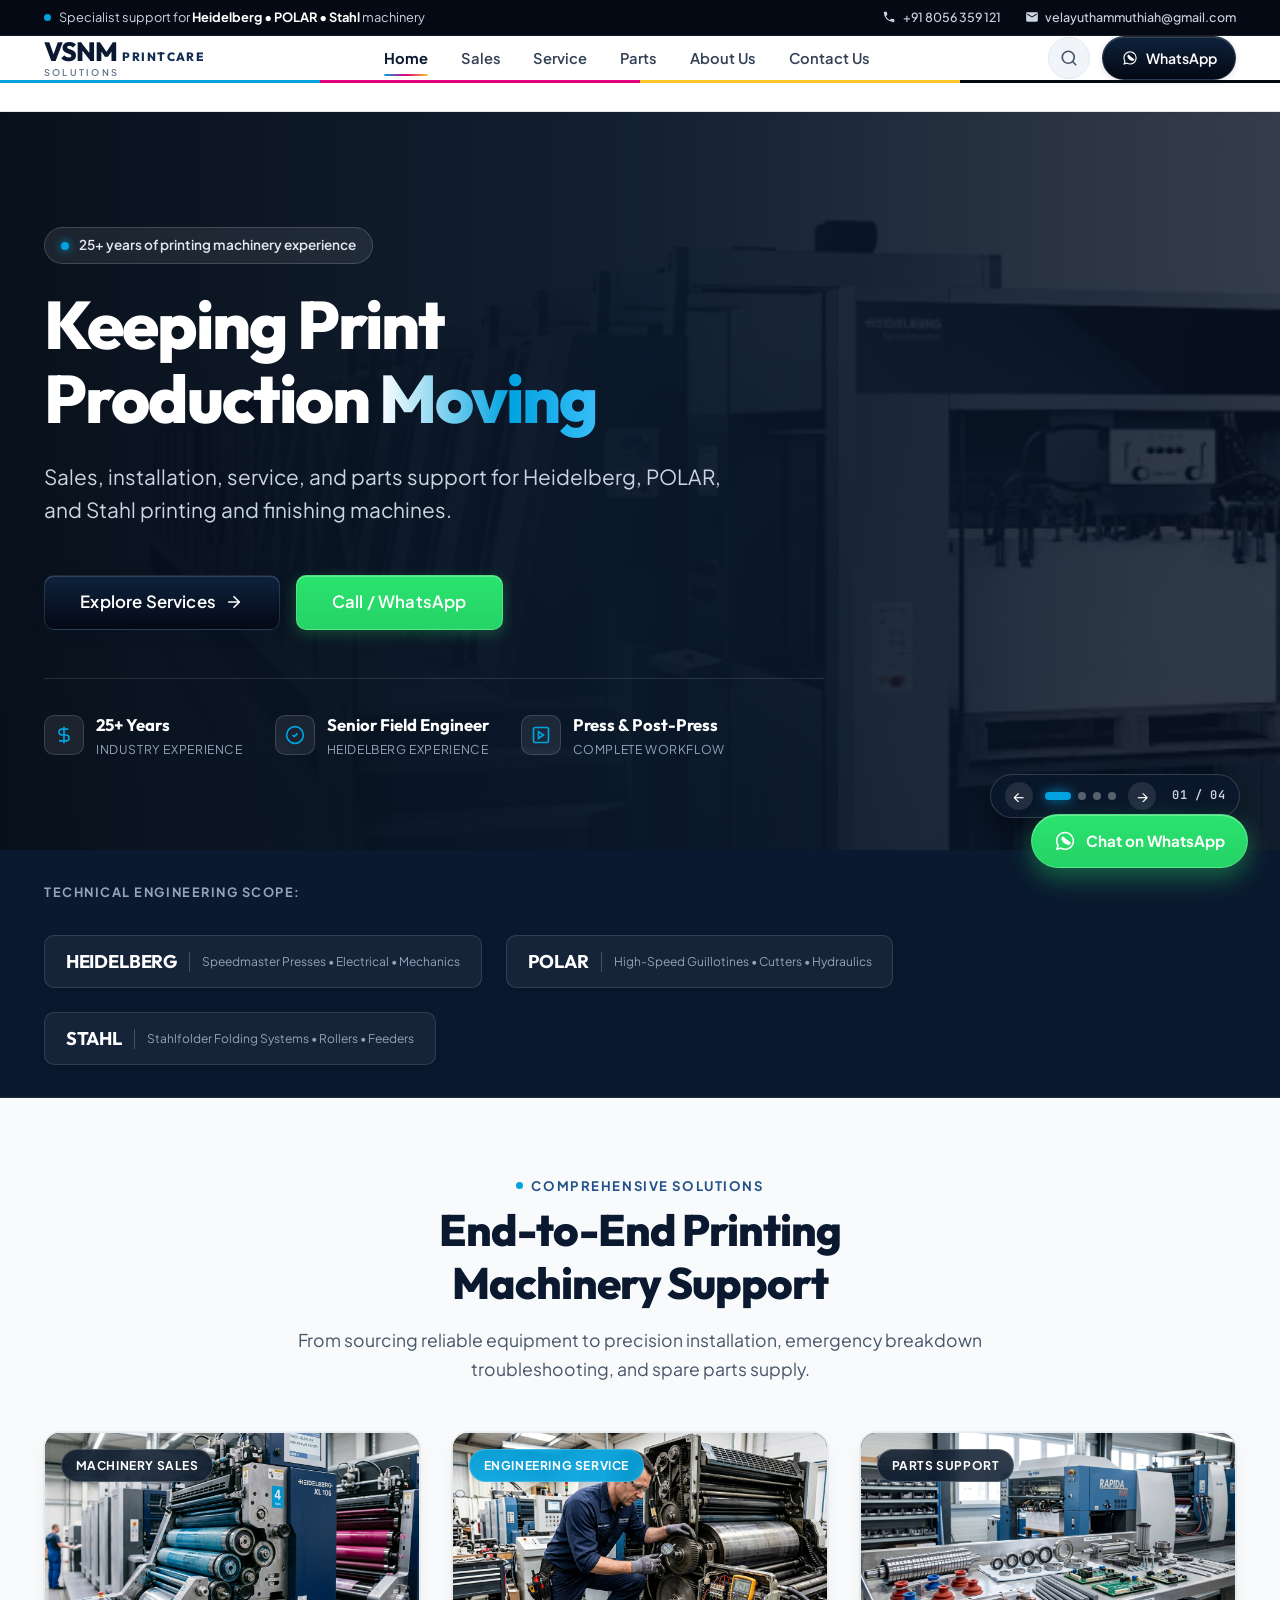
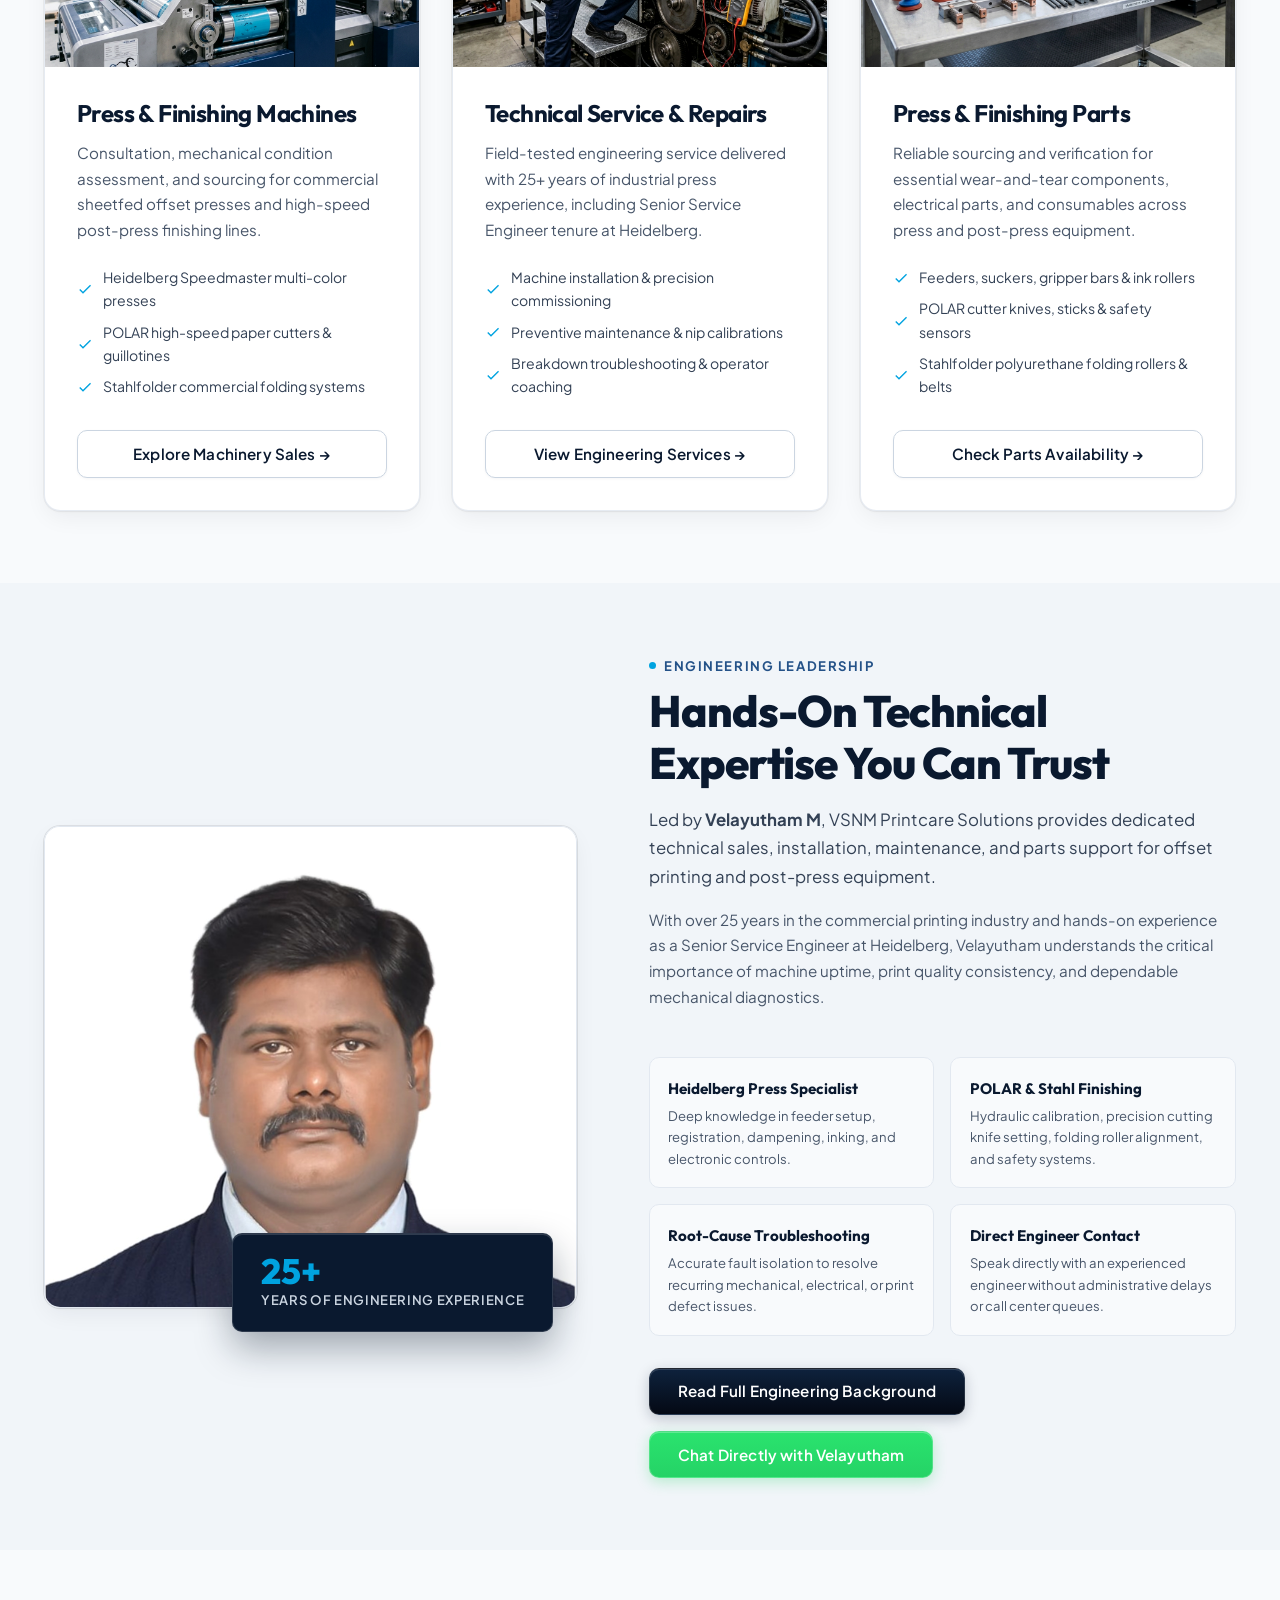
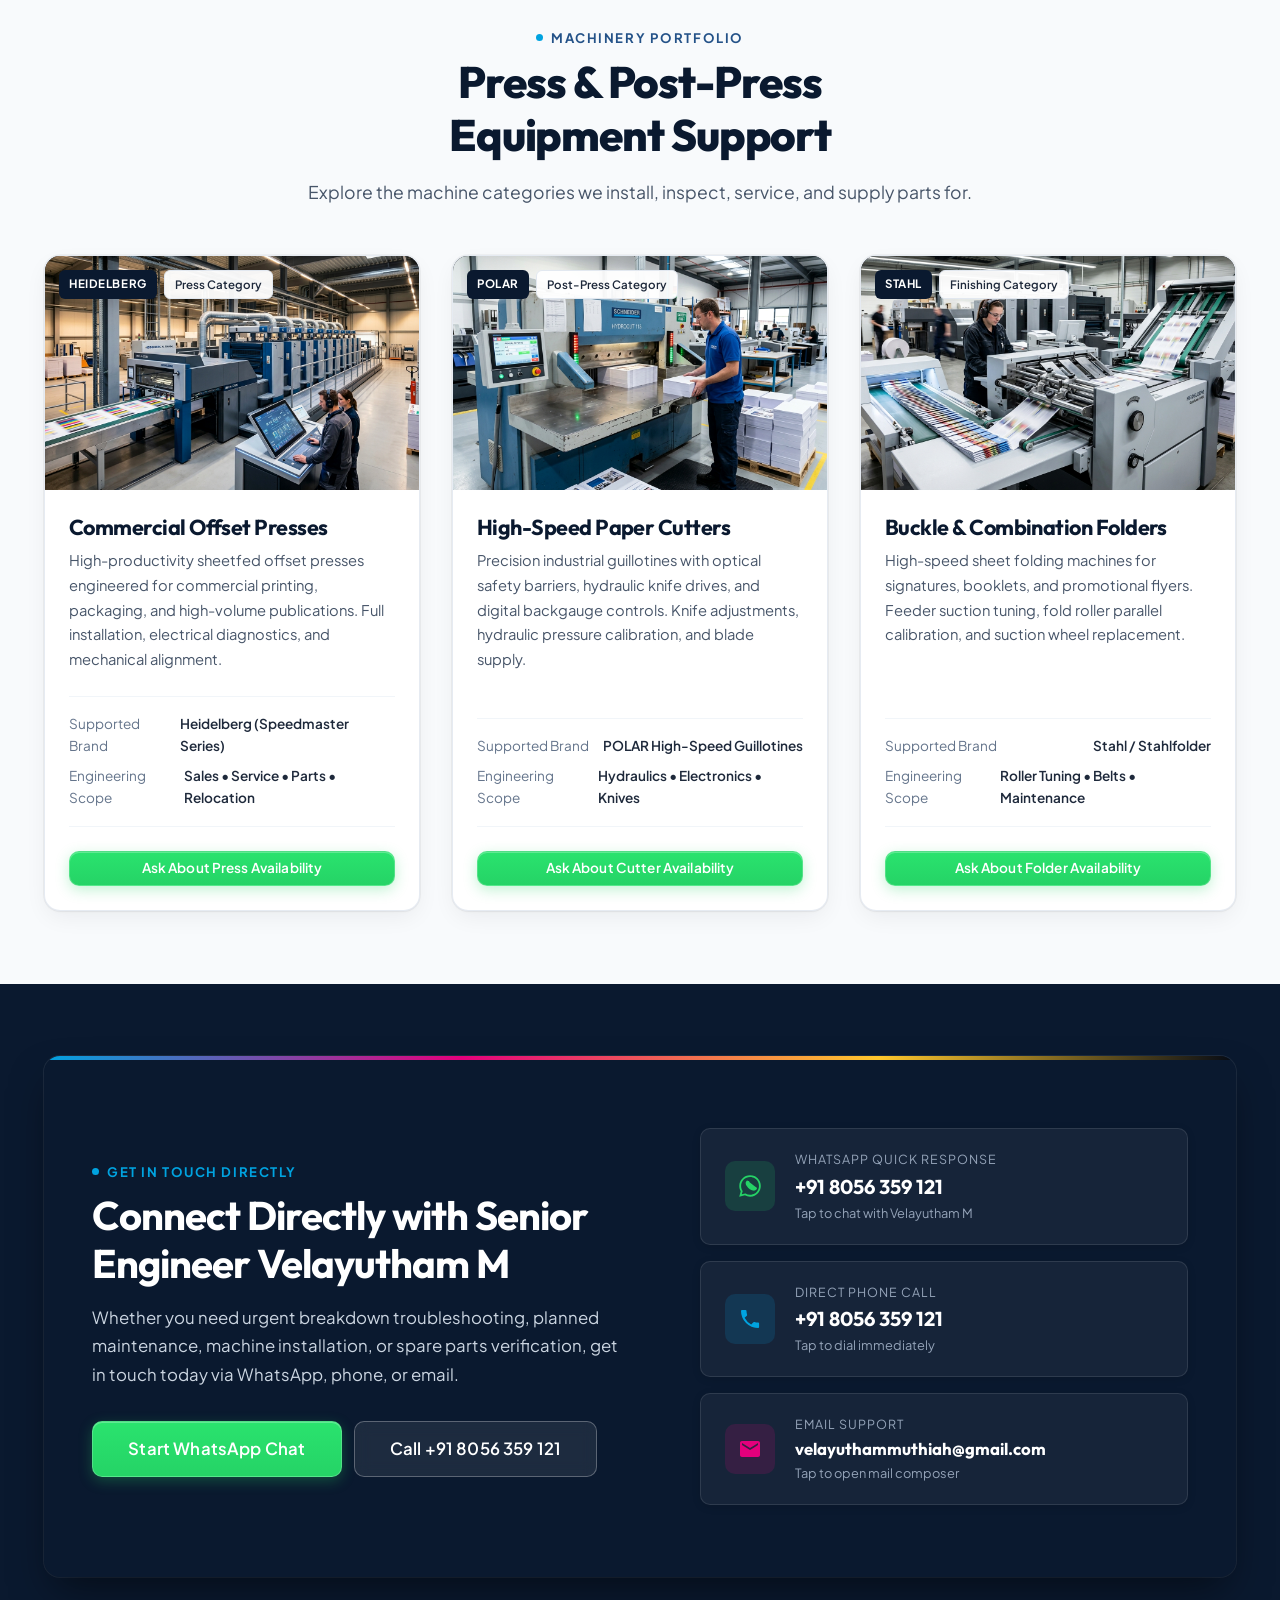
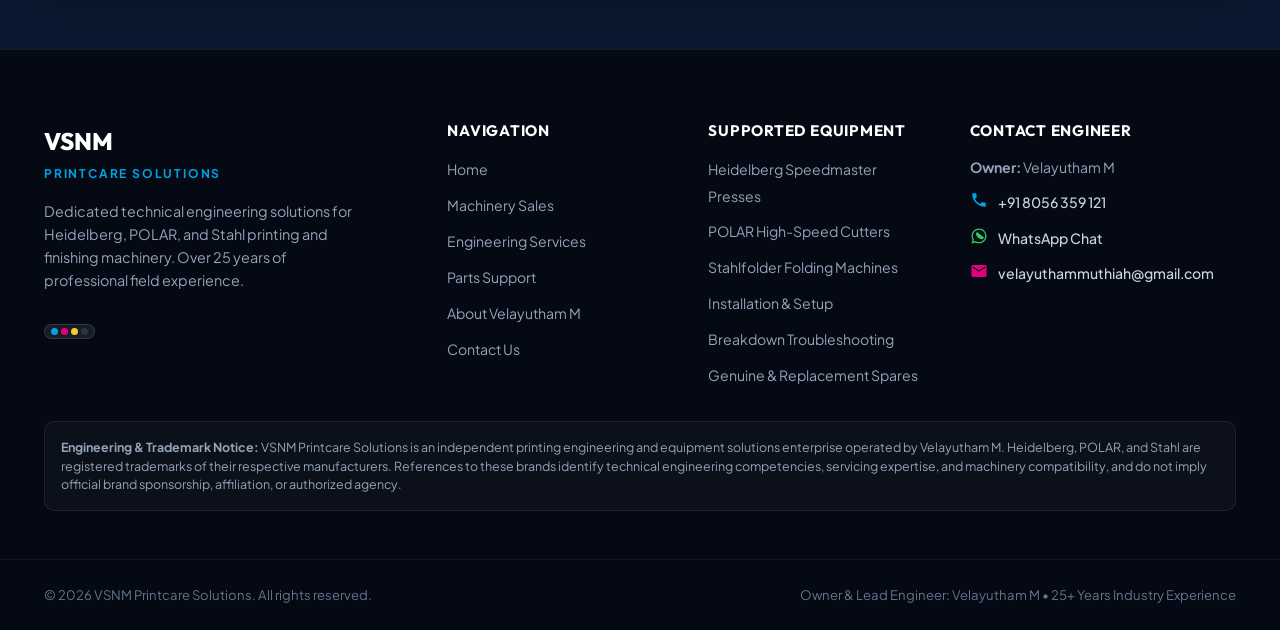
<file: index.html>
<!DOCTYPE html>
<html lang="en">
<head>
  <meta charset="UTF-8">
  <meta name="viewport" content="width=device-width, initial-scale=1.0">
  <title>VSNM Printcare Solutions | Printing Machine Sales, Service & Parts</title>
  <meta name="description" content="Expert sales, installation, service, and parts support for Heidelberg, POLAR, and Stahl printing and finishing machines. Over 25 years of industry engineering experience.">
  <meta name="keywords" content="VSNM Printcare Solutions, Velayutham M, Heidelberg service engineer, POLAR cutter service, Stahlfolder repair, offset printing machine sales, printing press parts">
  
  <!-- Favicon SVG with CMYK registration dots -->
  <link rel="icon" type="image/svg+xml" href="data:image/svg+xml,%3Csvg xmlns='http://www.w3.org/2000/svg' viewBox='0 0 32 32'%3E%3Crect width='32' height='32' rx='6' fill='%230B192C'/%3E%3Ctext x='4' y='18' font-family='Arial, sans-serif' font-weight='900' font-size='11' fill='%23FFFFFF'%3EVSNM%3C/text%3E%3Ccircle cx='7' cy='25' r='2' fill='%2300A3E0'/%3E%3Ccircle cx='13' cy='25' r='2' fill='%23E4007C'/%3E%3Ccircle cx='19' cy='25' r='2' fill='%23FFC72C'/%3E%3Ccircle cx='25' cy='25' r='2' fill='%23ffffff'/%3E%3C/svg%3E">

  <!-- Core Stylesheet -->
  <link rel="stylesheet" href="assets/css/style.css">
</head>
<body>

  <!-- ==========================================================================
       BRAND REVEAL INTRO (Short, accessible, skippable)
       ========================================================================== -->
  <aside id="brandIntro" class="brand-intro" aria-label="Brand Presentation">
    <div class="intro-content">
      <div class="intro-logo-mark">
        VSN<span class="n-cut">M</span>
      </div>
      <div class="intro-sub">PRINTCARE SOLUTIONS</div>
      <div class="intro-tagline">Sales &bull; Service &bull; Installation &bull; Parts</div>
      <div class="cmyk-bar intro-cmyk">
        <span class="c-cyan"></span>
        <span class="c-magenta"></span>
        <span class="c-yellow"></span>
        <span class="c-black"></span>
      </div>
    </div>
    <button id="introSkipBtn" class="intro-skip-btn" type="button" aria-label="Skip Introduction">
      Skip &rarr;
    </button>
  </aside>

  <!-- ==========================================================================
       TOP UTILITY STRIP
       ========================================================================== -->
  <div class="header-topbar">
    <div class="container">
      <div class="topbar-badge">
        <span class="cmyk-dot cyan"></span>
        <span>Specialist support for <strong>Heidelberg &bull; POLAR &bull; Stahl</strong> machinery</span>
      </div>
      <div class="topbar-contact-group">
        <a href="tel:+918056359121" class="topbar-link" aria-label="Call +91 8056 359 121">
          <svg viewBox="0 0 24 24"><path d="M6.62 10.79a15.05 15.05 0 006.59 6.59l2.2-2.2a1 1 0 011.02-.24 11.72 11.72 0 003.68.59 1 1 0 011 1V20a1 1 0 01-1 1A17 17 0 013 4a1 1 0 011-1h3.5a1 1 0 011 1 11.72 11.72 0 00.59 3.68 1 1 0 01-.24 1.02l-2.23 2.09z"/></svg>
          <span>+91 8056 359 121</span>
        </a>
        <a href="mailto:velayuthammuthiah@gmail.com" class="topbar-link" aria-label="Email velayuthammuthiah@gmail.com">
          <svg viewBox="0 0 24 24"><path d="M20 4H4c-1.1 0-1.99.9-1.99 2L2 18c0 1.1.9 2 2 2h16c1.1 0 2-.9 2-2V6c0-1.1-.9-2-2-2zm0 4l-8 5-8-5V6l8 5 8-5v2z"/></svg>
          <span>velayuthammuthiah@gmail.com</span>
        </a>
      </div>
    </div>
  </div>

  <!-- ==========================================================================
       MAIN NAVIGATION HEADER
       ========================================================================== -->
  <header class="site-header" role="banner">
    <div class="container">
      <div class="nav-container">
        
        <!-- Brand Wordmark matching card -->
        <a href="index.html" class="brand-link" aria-label="VSNM Printcare Solutions Home">
          <div class="brand-logo-wrap">
            <div class="brand-title-row">
              <span class="brand-vsnm">VSNM</span>
              <span class="brand-printcare">PRINTCARE</span>
            </div>
            <div class="brand-solutions">SOLUTIONS</div>
          </div>
        </a>

        <!-- Desktop Navigation Menu -->
        <nav class="main-nav" role="navigation" aria-label="Primary Navigation">
          <ul class="nav-list">
            <li><a href="index.html" class="nav-link active" aria-current="page">Home</a></li>
            <li><a href="sales.html" class="nav-link">Sales</a></li>
            <li><a href="service.html" class="nav-link">Service</a></li>
            <li><a href="parts.html" class="nav-link">Parts</a></li>
            <li><a href="about.html" class="nav-link">About Us</a></li>
            <li><a href="contact.html" class="nav-link">Contact Us</a></li>
          </ul>
        </nav>

        <!-- Nav Controls: Search & WhatsApp CTA -->
        <div class="nav-actions">
          <button type="button" class="search-toggle-btn" data-search-trigger aria-label="Search website content">
            <svg width="18" height="18" viewBox="0 0 24 24" fill="none" stroke="currentColor" stroke-width="2.2" stroke-linecap="round" stroke-linejoin="round"><circle cx="11" cy="11" r="8"/><path d="m21 21-4.3-4.3"/></svg>
          </button>

          <a href="https://wa.me/918056359121?text=Hello%20Velayutham,%20I%20am%20contacting%20you%20via%20your%20website%20regarding%20machinery%20support." 
             target="_blank" 
             rel="noopener noreferrer" 
             class="header-cta-btn" 
             aria-label="Contact Velayutham on WhatsApp">
            <svg viewBox="0 0 24 24"><path d="M12.04 2C6.58 2 2.13 6.45 2.13 11.91C2.13 13.66 2.59 15.36 3.45 16.86L2.05 22L7.3 20.62C8.75 21.41 10.38 21.83 12.04 21.83C17.5 21.83 21.95 17.38 21.95 11.92C21.95 9.27 20.92 6.78 19.05 4.91C17.18 3.03 14.69 2 12.04 2M12.05 3.67C14.25 3.67 16.31 4.53 17.87 6.09C19.42 7.65 20.28 9.72 20.28 11.92C20.28 16.46 16.58 20.15 12.04 20.15C10.56 20.15 9.11 19.76 7.85 19L7.55 18.83L4.43 19.65L5.26 16.61L5.06 16.29C4.24 14.99 3.8 13.47 3.8 11.91C3.81 7.37 7.5 3.67 12.05 3.67M9.53 7.03C9.36 7.03 9.09 7.1 8.87 7.33C8.64 7.57 8 8.17 8 9.38C8 10.59 8.89 11.76 9.01 11.93C9.13 12.1 10.73 14.56 13.2 15.63C13.8 15.89 14.25 16.03 14.61 16.15C15.21 16.34 15.77 16.31 16.21 16.24C16.7 16.17 17.71 15.63 17.92 15.03C18.13 14.43 18.13 13.92 18.06 13.81C18 13.7 17.85 13.63 17.61 13.51C17.38 13.39 16.26 12.84 16.05 12.77C15.84 12.69 15.69 12.65 15.54 12.89C15.39 13.12 14.95 13.63 14.82 13.78C14.69 13.93 14.56 13.95 14.33 13.83C14.1 13.71 13.36 13.47 12.48 12.69C11.79 12.08 11.33 11.32 11.2 11.1C11.08 10.87 11.19 10.74 11.31 10.63C11.41 10.52 11.54 10.36 11.66 10.22C11.78 10.08 11.82 9.97 11.9 9.81C11.98 9.65 11.94 9.51 11.88 9.39C11.82 9.27 11.37 8.16 11.18 7.71C11 7.27 10.81 7.33 10.67 7.32C10.54 7.32 10.38 7.31 10.23 7.31C10.08 7.31 9.83 7.37 9.62 7.6C9.41 7.83 8.82 8.38 8.82 9.51C8.82 10.64 9.65 11.72 9.77 11.88C9.88 12.04 11.41 14.39 13.76 15.4C14.32 15.65 14.75 15.79 15.1 15.9C15.67 16.08 16.2 16.05 16.61 15.99C17.07 15.92 18.03 15.41 18.23 14.85C18.43 14.28 18.43 13.8 18.37 13.7C18.31 13.6 18.16 13.53 17.93 13.42"/></svg>
            <span>WhatsApp</span>
          </a>

          <!-- Mobile Hamburger Button -->
          <button id="mobileMenuToggle" class="menu-toggle-btn" type="button" aria-label="Open mobile navigation menu" aria-expanded="false">
            <span></span>
            <span></span>
            <span></span>
          </button>
        </div>

      </div>
    </div>
    
    <!-- Thin Brand CMYK accent line across bottom of header -->
    <div class="cmyk-bar" aria-hidden="true">
      <span class="c-cyan"></span>
      <span class="c-magenta"></span>
      <span class="c-yellow"></span>
      <span class="c-black"></span>
    </div>
  </header>

  <!-- ==========================================================================
       MOBILE NAVIGATION DRAWER
       ========================================================================== -->
  <div id="mobileNavDrawer" class="mobile-nav-drawer" role="dialog" aria-modal="true" aria-label="Mobile Navigation">
    <div class="mobile-drawer-inner">
      <div class="drawer-header">
        <div class="brand-title-row">
          <span class="brand-vsnm" style="font-size: 1.4rem;">VSNM</span>
          <span class="brand-printcare">PRINTCARE</span>
        </div>
        <button id="mobileDrawerClose" class="drawer-close-btn" type="button" aria-label="Close navigation menu">
          &times;
        </button>
      </div>

      <nav class="mobile-nav-links">
        <a href="index.html" class="mobile-nav-item active">Home</a>
        <a href="sales.html" class="mobile-nav-item">Sales</a>
        <a href="service.html" class="mobile-nav-item">Service</a>
        <a href="parts.html" class="mobile-nav-item">Parts</a>
        <a href="about.html" class="mobile-nav-item">About Us</a>
        <a href="contact.html" class="mobile-nav-item">Contact Us</a>
      </nav>

      <div class="mobile-drawer-contact">
        <div style="font-size: 0.75rem; font-weight: 700; text-transform: uppercase; color: var(--c-slate-400); letter-spacing: 0.08em;">
          Direct Engineering Support
        </div>
        <a href="tel:+918056359121">
          <strong>Velayutham M:</strong> +91 8056 359 121
        </a>
        <a href="mailto:velayuthammuthiah@gmail.com">
          velayuthammuthiah@gmail.com
        </a>
        <a href="https://wa.me/918056359121?text=Hello%20Velayutham,%20I%20would%20like%20to%20enquire%20about%20printing%20machinery." 
           class="btn btn-whatsapp btn-sm" 
           style="margin-top: 0.5rem; justify-content: center;">
          Chat on WhatsApp
        </a>
      </div>
    </div>
  </div>

  <main id="main-content">

    <!-- ==========================================================================
         HERO SECTION (Auto-moving 1-4 Heidelberg machinery image slider)
         ========================================================================== -->
    <section class="hero-section" aria-labelledby="heroHeadline">
      <div class="hero-bg-wrapper" id="heroSlider" aria-roledescription="carousel" aria-label="Machinery Showcase">
        
        <!-- Slide 1 -->
        <div class="hero-slide active" data-slide="0" aria-label="Slide 1 of 4: Heidelberg Speedmaster Offset Press">
          <img src="assets/images/slide-press-1.png" 
               alt="Heidelberg Speedmaster commercial offset press with operator console" 
               class="hero-bg-img" 
               width="1920" 
               height="1080">
        </div>

        <!-- Slide 2 -->
        <div class="hero-slide" data-slide="1" aria-label="Slide 2 of 4: Heidelberg Multi-Color Printing Press Line">
          <img src="assets/images/slide-press-2.png" 
               alt="Heidelberg multi-unit commercial offset press line with delivery stacker" 
               class="hero-bg-img" 
               width="1920" 
               height="1080" 
               loading="lazy">
        </div>

        <!-- Slide 3 -->
        <div class="hero-slide" data-slide="2" aria-label="Slide 3 of 4: Modern Commercial Printing Press Setup">
          <img src="assets/images/slide-press-3.png" 
               alt="High productivity printing press installation with operator control steps" 
               class="hero-bg-img" 
               width="1920" 
               height="1080" 
               loading="lazy">
        </div>

        <!-- Slide 4 -->
        <div class="hero-slide" data-slide="3" aria-label="Slide 4 of 4: Industrial Offset Press Printing Towers">
          <img src="assets/images/slide-press-4.png" 
               alt="Commercial printing press towers and catwalk structure" 
               class="hero-bg-img" 
               width="1920" 
               height="1080" 
               loading="lazy">
        </div>

        <!-- Dark Contrast Overlay Gradient -->
        <div class="hero-overlay-gradient"></div>

        <!-- Slider Controls: Prev/Next & Dots Indicator -->
        <div class="hero-slider-controls" aria-label="Featured machinery slide controls">
          <button type="button" id="heroPrevBtn" class="hero-slide-nav-btn" aria-label="Previous machine">&larr;</button>
          <div class="hero-slider-dots" role="tablist">
            <button type="button" class="hero-dot active" role="tab" aria-selected="true" aria-label="Go to slide 1"></button>
            <button type="button" class="hero-dot" role="tab" aria-selected="false" aria-label="Go to slide 2"></button>
            <button type="button" class="hero-dot" role="tab" aria-selected="false" aria-label="Go to slide 3"></button>
            <button type="button" class="hero-dot" role="tab" aria-selected="false" aria-label="Go to slide 4"></button>
          </div>
          <button type="button" id="heroNextBtn" class="hero-slide-nav-btn" aria-label="Next machine">&rarr;</button>
          <span id="heroSlideCounter" class="hero-slider-counter">01 / 04</span>
        </div>
      </div>

      <div class="container">
        <div class="hero-content" data-animate="fade">
          
          <div class="hero-badge">
            <span class="badge-icon"></span>
            <span>25+ years of printing machinery experience</span>
          </div>

          <h1 id="heroHeadline" class="hero-title">
            Keeping Print Production <span class="title-accent">Moving</span>
          </h1>

          <p class="hero-description">
            Sales, installation, service, and parts support for Heidelberg, POLAR, and Stahl printing and finishing machines.
          </p>

          <div class="hero-buttons">
            <a href="service.html" class="btn btn-primary btn-lg">
              Explore Services
              <svg width="18" height="18" viewBox="0 0 24 24" fill="none" stroke="currentColor" stroke-width="2.2" stroke-linecap="round" stroke-linejoin="round"><path d="M5 12h14"/><path d="m12 5 7 7-7 7"/></svg>
            </a>
            <a href="https://wa.me/918056359121?text=Hello%20Velayutham,%20I%20need%20assistance%20with%20my%20printing%20machinery." 
               target="_blank" 
               rel="noopener noreferrer" 
               class="btn btn-whatsapp btn-lg">
              Call / WhatsApp
            </a>
          </div>

          <div class="hero-trust-bar">
            <div class="trust-item">
              <div class="trust-item-icon">
                <svg width="20" height="20" viewBox="0 0 24 24" fill="none" stroke="currentColor" stroke-width="2"><path d="M12 2v20M17 5H9.5a3.5 3.5 0 0 0 0 7h5a3.5 3.5 0 0 1 0 7H6"/></svg>
              </div>
              <div class="trust-item-text">
                <span class="trust-val">25+ Years</span>
                <span class="trust-label">Industry Experience</span>
              </div>
            </div>

            <div class="trust-item">
              <div class="trust-item-icon">
                <svg width="20" height="20" viewBox="0 0 24 24" fill="none" stroke="currentColor" stroke-width="2"><circle cx="12" cy="12" r="10"/><path d="m9 12 2 2 4-4"/></svg>
              </div>
              <div class="trust-item-text">
                <span class="trust-val">Senior Field Engineer</span>
                <span class="trust-label">Heidelberg Experience</span>
              </div>
            </div>

            <div class="trust-item">
              <div class="trust-item-icon">
                <svg width="20" height="20" viewBox="0 0 24 24" fill="none" stroke="currentColor" stroke-width="2"><rect width="18" height="18" x="3" y="3" rx="2"/><path d="m9 8 6 4-6 4Z"/></svg>
              </div>
              <div class="trust-item-text">
                <span class="trust-val">Press &amp; Post-Press</span>
                <span class="trust-label">Complete Workflow</span>
              </div>
            </div>
          </div>

        </div>
      </div>
    </section>

    <!-- ==========================================================================
         SUPPORTED EQUIPMENT BRANDS STRIP
         ========================================================================== -->
    <section class="brands-strip" aria-label="Supported Machinery Brands">
      <div class="container">
        <div class="brands-strip-inner" data-animate>
          <div class="brands-label">
            Technical Engineering Scope:
          </div>
          <div class="brands-badge-row">
            <div class="brand-badge-card">
              <span class="brand-badge-name">HEIDELBERG</span>
              <span class="brand-badge-scope">Speedmaster Presses &bull; Electrical &bull; Mechanics</span>
            </div>
            <div class="brand-badge-card">
              <span class="brand-badge-name">POLAR</span>
              <span class="brand-badge-scope">High-Speed Guillotines &bull; Cutters &bull; Hydraulics</span>
            </div>
            <div class="brand-badge-card">
              <span class="brand-badge-name">STAHL</span>
              <span class="brand-badge-scope">Stahlfolder Folding Systems &bull; Rollers &bull; Feeders</span>
            </div>
          </div>
        </div>
      </div>
    </section>

    <!-- ==========================================================================
         THREE CORE PILLARS (Sales, Service, Parts)
         ========================================================================== -->
    <section class="section" id="overview-pillars">
      <div class="container">
        <div class="section-header text-center" data-animate>
          <div class="section-eyebrow">
            <span class="cmyk-dot cyan"></span>
            <span>Comprehensive Solutions</span>
          </div>
          <h2 class="section-title">End-to-End Printing Machinery Support</h2>
          <p class="section-lead">
            From sourcing reliable equipment to precision installation, emergency breakdown troubleshooting, and spare parts supply.
          </p>
        </div>

        <div class="pillars-grid">
          
          <!-- Pillar 1: Sales -->
          <article class="pillar-card" data-animate data-delay="1">
            <div class="pillar-image-wrap">
              <img src="assets/images/offset-press-units.jpg" 
                   alt="Heidelberg multi-unit offset printing press towers with ink rollers" 
                   loading="lazy">
              <span class="pillar-tag">Machinery Sales</span>
            </div>
            <div class="pillar-body">
              <h3 class="pillar-title">Press &amp; Finishing Machines</h3>
              <p class="pillar-desc">
                Consultation, mechanical condition assessment, and sourcing for commercial sheetfed offset presses and high-speed post-press finishing lines.
              </p>
              <div class="pillar-features">
                <div class="pillar-feature-item">
                  <svg viewBox="0 0 24 24" fill="currentColor"><path d="M9 16.17L4.83 12l-1.42 1.41L9 19 21 7l-1.41-1.41z"/></svg>
                  <span>Heidelberg Speedmaster multi-color presses</span>
                </div>
                <div class="pillar-feature-item">
                  <svg viewBox="0 0 24 24" fill="currentColor"><path d="M9 16.17L4.83 12l-1.42 1.41L9 19 21 7l-1.41-1.41z"/></svg>
                  <span>POLAR high-speed paper cutters &amp; guillotines</span>
                </div>
                <div class="pillar-feature-item">
                  <svg viewBox="0 0 24 24" fill="currentColor"><path d="M9 16.17L4.83 12l-1.42 1.41L9 19 21 7l-1.41-1.41z"/></svg>
                  <span>Stahlfolder commercial folding systems</span>
                </div>
              </div>
              <a href="sales.html" class="btn btn-secondary" style="margin-top: auto;">
                Explore Machinery Sales &rarr;
              </a>
            </div>
          </article>

          <!-- Pillar 2: Service -->
          <article class="pillar-card" data-animate data-delay="2">
            <div class="pillar-image-wrap">
              <img src="assets/images/service-engineer.jpg" 
                   alt="Senior service engineer conducting mechanical diagnostics on industrial printing press" 
                   loading="lazy">
              <span class="pillar-tag" style="background: rgba(0, 163, 224, 0.9);">Engineering Service</span>
            </div>
            <div class="pillar-body">
              <h3 class="pillar-title">Technical Service &amp; Repairs</h3>
              <p class="pillar-desc">
                Field-tested engineering service delivered with 25+ years of industrial press experience, including Senior Service Engineer tenure at Heidelberg.
              </p>
              <div class="pillar-features">
                <div class="pillar-feature-item">
                  <svg viewBox="0 0 24 24" fill="currentColor"><path d="M9 16.17L4.83 12l-1.42 1.41L9 19 21 7l-1.41-1.41z"/></svg>
                  <span>Machine installation &amp; precision commissioning</span>
                </div>
                <div class="pillar-feature-item">
                  <svg viewBox="0 0 24 24" fill="currentColor"><path d="M9 16.17L4.83 12l-1.42 1.41L9 19 21 7l-1.41-1.41z"/></svg>
                  <span>Preventive maintenance &amp; nip calibrations</span>
                </div>
                <div class="pillar-feature-item">
                  <svg viewBox="0 0 24 24" fill="currentColor"><path d="M9 16.17L4.83 12l-1.42 1.41L9 19 21 7l-1.41-1.41z"/></svg>
                  <span>Breakdown troubleshooting &amp; operator coaching</span>
                </div>
              </div>
              <a href="service.html" class="btn btn-secondary" style="margin-top: auto;">
                View Engineering Services &rarr;
              </a>
            </div>
          </article>

          <!-- Pillar 3: Parts -->
          <article class="pillar-card" data-animate data-delay="3">
            <div class="pillar-image-wrap">
              <img src="assets/images/printing-parts.jpg" 
                   alt="Industrial printing machine spare parts rollers bearings suction suckers and circuit boards" 
                   loading="lazy">
              <span class="pillar-tag">Parts Support</span>
            </div>
            <div class="pillar-body">
              <h3 class="pillar-title">Press &amp; Finishing Parts</h3>
              <p class="pillar-desc">
                Reliable sourcing and verification for essential wear-and-tear components, electrical parts, and consumables across press and post-press equipment.
              </p>
              <div class="pillar-features">
                <div class="pillar-feature-item">
                  <svg viewBox="0 0 24 24" fill="currentColor"><path d="M9 16.17L4.83 12l-1.42 1.41L9 19 21 7l-1.41-1.41z"/></svg>
                  <span>Feeders, suckers, gripper bars &amp; ink rollers</span>
                </div>
                <div class="pillar-feature-item">
                  <svg viewBox="0 0 24 24" fill="currentColor"><path d="M9 16.17L4.83 12l-1.42 1.41L9 19 21 7l-1.41-1.41z"/></svg>
                  <span>POLAR cutter knives, sticks &amp; safety sensors</span>
                </div>
                <div class="pillar-feature-item">
                  <svg viewBox="0 0 24 24" fill="currentColor"><path d="M9 16.17L4.83 12l-1.42 1.41L9 19 21 7l-1.41-1.41z"/></svg>
                  <span>Stahlfolder polyurethane folding rollers &amp; belts</span>
                </div>
              </div>
              <a href="parts.html" class="btn btn-secondary" style="margin-top: auto;">
                Check Parts Availability &rarr;
              </a>
            </div>
          </article>

        </div>
      </div>
    </section>

    <!-- ==========================================================================
         ENGINEER SPOTLIGHT / ABOUT PREVIEW
         ========================================================================== -->
    <section class="section section-tint" aria-labelledby="engineerSpotlightHeading">
      <div class="container">
        <div class="engineer-spotlight">
          
          <div class="spotlight-media" data-animate="slide-right">
            <div class="spotlight-image-frame">
              <img src="assets/images/velayutham-m.png" 
                   alt="Senior printing machinery engineer Velayutham M" 
                   loading="lazy">
            </div>
            <div class="experience-floating-badge">
              <span class="badge-years">25+</span>
              <span class="badge-years-text">Years of Engineering Experience</span>
            </div>
          </div>

          <div class="spotlight-text-content" data-animate="slide-left">
            <div class="section-eyebrow">
              <span class="cmyk-dot cyan"></span>
              <span>Engineering Leadership</span>
            </div>
            <h2 id="engineerSpotlightHeading" class="section-title">
              Hands-On Technical Expertise You Can Trust
            </h2>
            <p style="font-size: 1.05rem; color: var(--c-slate-700); margin-bottom: 1rem;">
              Led by <strong>Velayutham M</strong>, VSNM Printcare Solutions provides dedicated technical sales, installation, maintenance, and parts support for offset printing and post-press equipment.
            </p>
            <p style="font-size: 0.95rem; color: var(--c-slate-600); margin-bottom: 1.5rem;">
              With over 25 years in the commercial printing industry and hands-on experience as a Senior Service Engineer at Heidelberg, Velayutham understands the critical importance of machine uptime, print quality consistency, and dependable mechanical diagnostics.
            </p>

            <div class="spotlight-creds-list">
              <div class="cred-box">
                <div class="cred-title">Heidelberg Press Specialist</div>
                <div class="cred-desc">Deep knowledge in feeder setup, registration, dampening, inking, and electronic controls.</div>
              </div>
              <div class="cred-box">
                <div class="cred-title">POLAR &amp; Stahl Finishing</div>
                <div class="cred-desc">Hydraulic calibration, precision cutting knife setting, folding roller alignment, and safety systems.</div>
              </div>
              <div class="cred-box">
                <div class="cred-title">Root-Cause Troubleshooting</div>
                <div class="cred-desc">Accurate fault isolation to resolve recurring mechanical, electrical, or print defect issues.</div>
              </div>
              <div class="cred-box">
                <div class="cred-title">Direct Engineer Contact</div>
                <div class="cred-desc">Speak directly with an experienced engineer without administrative delays or call center queues.</div>
              </div>
            </div>

            <div style="display: flex; gap: 1rem; flex-wrap: wrap; margin-top: 0.5rem;">
              <a href="about.html" class="btn btn-primary">
                Read Full Engineering Background
              </a>
              <a href="https://wa.me/918056359121?text=Hello%20Velayutham,%20I%20would%20like%20to%20discuss%20a%20technical%20service%20requirement." 
                 target="_blank" 
                 rel="noopener noreferrer" 
                 class="btn btn-whatsapp">
                Chat Directly with Velayutham
              </a>
            </div>

          </div>

        </div>
      </div>
    </section>

    <!-- ==========================================================================
         EQUIPMENT CATEGORIES SHOWCASE
         ========================================================================== -->
    <section class="section">
      <div class="container">
        <div class="section-header text-center" data-animate>
          <div class="section-eyebrow">
            <span class="cmyk-dot cyan"></span>
            <span>Machinery Portfolio</span>
          </div>
          <h2 class="section-title">Press &amp; Post-Press Equipment Support</h2>
          <p class="section-lead">
            Explore the machine categories we install, inspect, service, and supply parts for.
          </p>
        </div>

        <div class="products-grid">
          
          <!-- Item 1: Sheetfed Offset Presses -->
          <div class="product-card" data-animate data-delay="1">
            <div class="product-image-wrap">
              <img src="assets/images/hero-press.jpg" alt="Commercial sheetfed offset printing press" loading="lazy">
              <div class="product-badge-group">
                <span class="badge-brand">HEIDELBERG</span>
                <span class="badge-status">Press Category</span>
              </div>
            </div>
            <div class="product-body">
              <h3 class="product-title">Commercial Offset Presses</h3>
              <p class="product-desc">
                High-productivity sheetfed offset presses engineered for commercial printing, packaging, and high-volume publications. Full installation, electrical diagnostics, and mechanical alignment.
              </p>
              <div class="product-specs">
                <div class="spec-row">
                  <span class="spec-key">Supported Brand</span>
                  <span class="spec-val">Heidelberg (Speedmaster Series)</span>
                </div>
                <div class="spec-row">
                  <span class="spec-key">Engineering Scope</span>
                  <span class="spec-val">Sales &bull; Service &bull; Parts &bull; Relocation</span>
                </div>
              </div>
              <a href="https://wa.me/918056359121?text=Hello%20Velayutham,%20I%20am%20enquiring%20about%20availability%20and%20support%20for%20Heidelberg%20Offset%20Presses." 
                 target="_blank" 
                 rel="noopener noreferrer" 
                 class="btn btn-whatsapp btn-sm" 
                 style="margin-top: auto;">
                Ask About Press Availability
              </a>
            </div>
          </div>

          <!-- Item 2: POLAR Cutters -->
          <div class="product-card" data-animate data-delay="2">
            <div class="product-image-wrap">
              <img src="assets/images/polar-cutter.jpg" alt="POLAR high-speed guillotine paper cutter in operation" loading="lazy">
              <div class="product-badge-group">
                <span class="badge-brand">POLAR</span>
                <span class="badge-status">Post-Press Category</span>
              </div>
            </div>
            <div class="product-body">
              <h3 class="product-title">High-Speed Paper Cutters</h3>
              <p class="product-desc">
                Precision industrial guillotines with optical safety barriers, hydraulic knife drives, and digital backgauge controls. Knife adjustments, hydraulic pressure calibration, and blade supply.
              </p>
              <div class="product-specs">
                <div class="spec-row">
                  <span class="spec-key">Supported Brand</span>
                  <span class="spec-val">POLAR High-Speed Guillotines</span>
                </div>
                <div class="spec-row">
                  <span class="spec-key">Engineering Scope</span>
                  <span class="spec-val">Hydraulics &bull; Electronics &bull; Knives</span>
                </div>
              </div>
              <a href="https://wa.me/918056359121?text=Hello%20Velayutham,%20I%20am%20enquiring%20about%20availability%20and%20support%20for%20POLAR%20Cutters." 
                 target="_blank" 
                 rel="noopener noreferrer" 
                 class="btn btn-whatsapp btn-sm" 
                 style="margin-top: auto;">
                Ask About Cutter Availability
              </a>
            </div>
          </div>

          <!-- Item 3: Stahl Folders -->
          <div class="product-card" data-animate data-delay="3">
            <div class="product-image-wrap">
              <img src="assets/images/stahl-folder.jpg" alt="Commercial buckle folding machine Stahlfolder style" loading="lazy">
              <div class="product-badge-group">
                <span class="badge-brand">STAHL</span>
                <span class="badge-status">Finishing Category</span>
              </div>
            </div>
            <div class="product-body">
              <h3 class="product-title">Buckle &amp; Combination Folders</h3>
              <p class="product-desc">
                High-speed sheet folding machines for signatures, booklets, and promotional flyers. Feeder suction tuning, fold roller parallel calibration, and suction wheel replacement.
              </p>
              <div class="product-specs">
                <div class="spec-row">
                  <span class="spec-key">Supported Brand</span>
                  <span class="spec-val">Stahl / Stahlfolder</span>
                </div>
                <div class="spec-row">
                  <span class="spec-key">Engineering Scope</span>
                  <span class="spec-val">Roller Tuning &bull; Belts &bull; Maintenance</span>
                </div>
              </div>
              <a href="https://wa.me/918056359121?text=Hello%20Velayutham,%20I%20am%20enquiring%20about%20availability%20and%20support%20for%20Stahlfolder%20Folding%20Machines." 
                 target="_blank" 
                 rel="noopener noreferrer" 
                 class="btn btn-whatsapp btn-sm" 
                 style="margin-top: auto;">
                Ask About Folder Availability
              </a>
            </div>
          </div>

        </div>
      </div>
    </section>

    <!-- ==========================================================================
         FAST DIRECT CONTACT HUB (Hero Style)
         ========================================================================== -->
    <section class="section section-dark" id="contact-hub">
      <div class="container">
        <div class="contact-hero-card" data-animate="zoom">
          <div class="contact-hero-grid">
            
            <div>
              <div class="section-eyebrow">
                <span class="cmyk-dot cyan"></span>
                <span>Get in Touch Directly</span>
              </div>
              <h2 style="font-size: clamp(1.8rem, 3.2vw, 2.5rem); margin-bottom: 1rem; color: #fff;">
                Connect Directly with Senior Engineer Velayutham M
              </h2>
              <p style="color: var(--c-slate-300); margin-bottom: 2rem; font-size: 1.05rem;">
                Whether you need urgent breakdown troubleshooting, planned maintenance, machine installation, or spare parts verification, get in touch today via WhatsApp, phone, or email.
              </p>
              
              <div style="display: flex; gap: 0.75rem; flex-wrap: wrap;">
                <a href="https://wa.me/918056359121?text=Hello%20Velayutham,%20I%20need%20assistance%20with%20my%20printing%20press." 
                   target="_blank" 
                   rel="noopener noreferrer" 
                   class="btn btn-whatsapp btn-lg">
                  Start WhatsApp Chat
                </a>
                <a href="tel:+918056359121" class="btn btn-outline-white btn-lg">
                  Call +91 8056 359 121
                </a>
              </div>
            </div>

            <div class="contact-channel-list">
              
              <!-- Channel 1: WhatsApp -->
              <a href="https://wa.me/918056359121?text=Hello%20Velayutham,%20I%20am%20contacting%20you%20from%20VSNM%20Printcare%20Solutions%20website." 
                 target="_blank" 
                 rel="noopener noreferrer" 
                 class="channel-card">
                <div class="channel-icon whatsapp">
                  <svg width="26" height="26" viewBox="0 0 24 24" fill="currentColor"><path d="M12.04 2C6.58 2 2.13 6.45 2.13 11.91C2.13 13.66 2.59 15.36 3.45 16.86L2.05 22L7.3 20.62C8.75 21.41 10.38 21.83 12.04 21.83C17.5 21.83 21.95 17.38 21.95 11.92C21.95 9.27 20.92 6.78 19.05 4.91C17.18 3.03 14.69 2 12.04 2M12.05 3.67C14.25 3.67 16.31 4.53 17.87 6.09C19.42 7.65 20.28 9.72 20.28 11.92C20.28 16.46 16.58 20.15 12.04 20.15C10.56 20.15 9.11 19.76 7.85 19L7.55 18.83L4.43 19.65L5.26 16.61L5.06 16.29C4.24 14.99 3.8 13.47 3.8 11.91C3.81 7.37 7.5 3.67 12.05 3.67M9.53 7.03C9.36 7.03 9.09 7.1 8.87 7.33C8.64 7.57 8 8.17 8 9.38C8 10.59 8.89 11.76 9.01 11.93C9.13 12.1 10.73 14.56 13.2 15.63C13.8 15.89 14.25 16.03 14.61 16.15C15.21 16.34 15.77 16.31 16.21 16.24C16.7 16.17 17.71 15.63 17.92 15.03C18.13 14.43 18.13 13.92 18.06 13.81C18 13.7 17.85 13.63 17.61 13.51C17.38 13.39 16.26 12.84 16.05 12.77C15.84 12.69 15.69 12.65 15.54 12.89C15.39 13.12 14.95 13.63 14.82 13.78C14.69 13.93 14.56 13.95 14.33 13.83C14.1 13.71 13.36 13.47 12.48 12.69C11.79 12.08 11.33 11.32 11.2 11.1C11.08 10.87 11.19 10.74 11.31 10.63C11.41 10.52 11.54 10.36 11.66 10.22C11.78 10.08 11.82 9.97 11.9 9.81C11.98 9.65 11.94 9.51 11.88 9.39C11.82 9.27 11.37 8.16 11.18 7.71C11 7.27 10.81 7.33 10.67 7.32C10.54 7.32 10.38 7.31 10.23 7.31C10.08 7.31 9.83 7.37 9.62 7.6C9.41 7.83 8.82 8.38 8.82 9.51C8.82 10.64 9.65 11.72 9.77 11.88C9.88 12.04 11.41 14.39 13.76 15.4C14.32 15.65 14.75 15.79 15.1 15.9C15.67 16.08 16.2 16.05 16.61 15.99C17.07 15.92 18.03 15.41 18.23 14.85C18.43 14.28 18.43 13.8 18.37 13.7C18.31 13.6 18.16 13.53 17.93 13.42"/></svg>
                </div>
                <div class="channel-details">
                  <span class="channel-label">WhatsApp Quick Response</span>
                  <span class="channel-value">+91 8056 359 121</span>
                  <span class="channel-action-hint">Tap to chat with Velayutham M</span>
                </div>
              </a>

              <!-- Channel 2: Phone Call -->
              <a href="tel:+918056359121" class="channel-card">
                <div class="channel-icon phone">
                  <svg width="24" height="24" viewBox="0 0 24 24" fill="currentColor"><path d="M6.62 10.79a15.05 15.05 0 006.59 6.59l2.2-2.2a1 1 0 011.02-.24 11.72 11.72 0 003.68.59 1 1 0 011 1V20a1 1 0 01-1 1A17 17 0 013 4a1 1 0 011-1h3.5a1 1 0 011 1 11.72 11.72 0 00.59 3.68 1 1 0 01-.24 1.02l-2.23 2.09z"/></svg>
                </div>
                <div class="channel-details">
                  <span class="channel-label">Direct Phone Call</span>
                  <span class="channel-value">+91 8056 359 121</span>
                  <span class="channel-action-hint">Tap to dial immediately</span>
                </div>
              </a>

              <!-- Channel 3: Email -->
              <a href="mailto:velayuthammuthiah@gmail.com" class="channel-card">
                <div class="channel-icon email">
                  <svg width="24" height="24" viewBox="0 0 24 24" fill="currentColor"><path d="M20 4H4c-1.1 0-1.99.9-1.99 2L2 18c0 1.1.9 2 2 2h16c1.1 0 2-.9 2-2V6c0-1.1-.9-2-2-2zm0 4l-8 5-8-5V6l8 5 8-5v2z"/></svg>
                </div>
                <div class="channel-details">
                  <span class="channel-label">Email Support</span>
                  <span class="channel-value" style="font-size: 1.05rem;">velayuthammuthiah@gmail.com</span>
                  <span class="channel-action-hint">Tap to open mail composer</span>
                </div>
              </a>

            </div>

          </div>
        </div>
      </div>
    </section>

  </main>

  <!-- ==========================================================================
       FLOATING WHATSAPP BUTTON (Always accessible)
       ========================================================================== -->
  <a href="https://wa.me/918056359121?text=Hello%20Velayutham,%20I%20am%20enquiring%20about%20printing%20machinery%20service." 
     target="_blank" 
     rel="noopener noreferrer" 
     class="floating-whatsapp-btn" 
     aria-label="Chat with Velayutham M on WhatsApp">
    <svg viewBox="0 0 24 24"><path d="M12.04 2C6.58 2 2.13 6.45 2.13 11.91C2.13 13.66 2.59 15.36 3.45 16.86L2.05 22L7.3 20.62C8.75 21.41 10.38 21.83 12.04 21.83C17.5 21.83 21.95 17.38 21.95 11.92C21.95 9.27 20.92 6.78 19.05 4.91C17.18 3.03 14.69 2 12.04 2M12.05 3.67C14.25 3.67 16.31 4.53 17.87 6.09C19.42 7.65 20.28 9.72 20.28 11.92C20.28 16.46 16.58 20.15 12.04 20.15C10.56 20.15 9.11 19.76 7.85 19L7.55 18.83L4.43 19.65L5.26 16.61L5.06 16.29C4.24 14.99 3.8 13.47 3.8 11.91C3.81 7.37 7.5 3.67 12.05 3.67M9.53 7.03C9.36 7.03 9.09 7.1 8.87 7.33C8.64 7.57 8 8.17 8 9.38C8 10.59 8.89 11.76 9.01 11.93C9.13 12.1 10.73 14.56 13.2 15.63C13.8 15.89 14.25 16.03 14.61 16.15C15.21 16.34 15.77 16.31 16.21 16.24C16.7 16.17 17.71 15.63 17.92 15.03C18.13 14.43 18.13 13.92 18.06 13.81C18 13.7 17.85 13.63 17.61 13.51C17.38 13.39 16.26 12.84 16.05 12.77C15.84 12.69 15.69 12.65 15.54 12.89C15.39 13.12 14.95 13.63 14.82 13.78C14.69 13.93 14.56 13.95 14.33 13.83C14.1 13.71 13.36 13.47 12.48 12.69C11.79 12.08 11.33 11.32 11.2 11.1C11.08 10.87 11.19 10.74 11.31 10.63C11.41 10.52 11.54 10.36 11.66 10.22C11.78 10.08 11.82 9.97 11.9 9.81C11.98 9.65 11.94 9.51 11.88 9.39C11.82 9.27 11.37 8.16 11.18 7.71C11 7.27 10.81 7.33 10.67 7.32C10.54 7.32 10.38 7.31 10.23 7.31C10.08 7.31 9.83 7.37 9.62 7.6C9.41 7.83 8.82 8.38 8.82 9.51C8.82 10.64 9.65 11.72 9.77 11.88C9.88 12.04 11.41 14.39 13.76 15.4C14.32 15.65 14.75 15.79 15.1 15.9C15.67 16.08 16.2 16.05 16.61 15.99C17.07 15.92 18.03 15.41 18.23 14.85C18.43 14.28 18.43 13.8 18.37 13.7C18.31 13.6 18.16 13.53 17.93 13.42"/></svg>
    <span>Chat on WhatsApp</span>
  </a>

  <!-- ==========================================================================
       INTERACTIVE SEARCH MODAL
       ========================================================================== -->
  <div id="searchModal" class="search-modal" role="dialog" aria-modal="true" aria-label="Site Search">
    <div class="search-card">
      <div class="search-input-wrap">
        <svg class="search-icon-svg" viewBox="0 0 24 24" fill="none" stroke="currentColor" stroke-width="2.2" stroke-linecap="round" stroke-linejoin="round"><circle cx="11" cy="11" r="8"/><path d="m21 21-4.3-4.3"/></svg>
        <input type="search" 
               id="siteSearchInput" 
               class="search-input" 
               placeholder="Search machinery, services, parts, or experience..." 
               autocomplete="off" 
               aria-label="Search site">
        <button id="searchCloseBtn" class="search-close-btn" type="button">ESC</button>
      </div>
      <div id="searchResultsArea" class="search-results-area" role="region" aria-live="polite">
        <!-- Live search results inserted via JavaScript -->
      </div>
    </div>
  </div>

  <!-- ==========================================================================
       SITE FOOTER
       ========================================================================== -->
  <footer class="site-footer" role="contentinfo">
    <div class="footer-top">
      <div class="container">
        <div class="footer-grid">
          
          <!-- Col 1: Brand Info -->
          <div>
            <div class="footer-brand-title">VSNM</div>
            <div class="footer-brand-sub">PRINTCARE SOLUTIONS</div>
            <p class="footer-desc">
              Dedicated technical engineering solutions for Heidelberg, POLAR, and Stahl printing and finishing machinery. Over 25 years of professional field experience.
            </p>
            <div class="cmyk-line-pill">
              <span class="cmyk-dot cyan"></span>
              <span class="cmyk-dot magenta"></span>
              <span class="cmyk-dot yellow"></span>
              <span class="cmyk-dot black"></span>
            </div>
          </div>

          <!-- Col 2: Navigation Links -->
          <div>
            <h3 class="footer-col-title">Navigation</h3>
            <ul class="footer-links">
              <li><a href="index.html">Home</a></li>
              <li><a href="sales.html">Machinery Sales</a></li>
              <li><a href="service.html">Engineering Services</a></li>
              <li><a href="parts.html">Parts Support</a></li>
              <li><a href="about.html">About Velayutham M</a></li>
              <li><a href="contact.html">Contact Us</a></li>
            </ul>
          </div>

          <!-- Col 3: Supported Brands -->
          <div>
            <h3 class="footer-col-title">Supported Equipment</h3>
            <ul class="footer-links">
              <li><a href="sales.html#press-machines">Heidelberg Speedmaster Presses</a></li>
              <li><a href="sales.html#postpress-machines">POLAR High-Speed Cutters</a></li>
              <li><a href="sales.html#postpress-machines">Stahlfolder Folding Machines</a></li>
              <li><a href="service.html#installation">Installation &amp; Setup</a></li>
              <li><a href="service.html#breakdown">Breakdown Troubleshooting</a></li>
              <li><a href="parts.html">Genuine &amp; Replacement Spares</a></li>
            </ul>
          </div>

          <!-- Col 4: Contact Information -->
          <div>
            <h3 class="footer-col-title">Contact Engineer</h3>
            <div class="footer-contact-item">
              <span><strong>Owner:</strong> Velayutham M</span>
            </div>
            <div class="footer-contact-item">
              <svg width="18" height="18" viewBox="0 0 24 24" fill="currentColor" style="color: var(--c-cyan);"><path d="M6.62 10.79a15.05 15.05 0 006.59 6.59l2.2-2.2a1 1 0 011.02-.24 11.72 11.72 0 003.68.59 1 1 0 011 1V20a1 1 0 01-1 1A17 17 0 013 4a1 1 0 011-1h3.5a1 1 0 011 1 11.72 11.72 0 00.59 3.68 1 1 0 01-.24 1.02l-2.23 2.09z"/></svg>
              <a href="tel:+918056359121">+91 8056 359 121</a>
            </div>
            <div class="footer-contact-item">
              <svg width="18" height="18" viewBox="0 0 24 24" fill="currentColor" style="color: var(--c-whatsapp);"><path d="M12.04 2C6.58 2 2.13 6.45 2.13 11.91C2.13 13.66 2.59 15.36 3.45 16.86L2.05 22L7.3 20.62C8.75 21.41 10.38 21.83 12.04 21.83C17.5 21.83 21.95 17.38 21.95 11.92C21.95 9.27 20.92 6.78 19.05 4.91C17.18 3.03 14.69 2 12.04 2M12.05 3.67C14.25 3.67 16.31 4.53 17.87 6.09C19.42 7.65 20.28 9.72 20.28 11.92C20.28 16.46 16.58 20.15 12.04 20.15C10.56 20.15 9.11 19.76 7.85 19L7.55 18.83L4.43 19.65L5.26 16.61L5.06 16.29C4.24 14.99 3.8 13.47 3.8 11.91C3.81 7.37 7.5 3.67 12.05 3.67M9.53 7.03C9.36 7.03 9.09 7.1 8.87 7.33C8.64 7.57 8 8.17 8 9.38C8 10.59 8.89 11.76 9.01 11.93C9.13 12.1 10.73 14.56 13.2 15.63C13.8 15.89 14.25 16.03 14.61 16.15C15.21 16.34 15.77 16.31 16.21 16.24C16.7 16.17 17.71 15.63 17.92 15.03C18.13 14.43 18.13 13.92 18.06 13.81C18 13.7 17.85 13.63 17.61 13.51C17.38 13.39 16.26 12.84 16.05 12.77C15.84 12.69 15.69 12.65 15.54 12.89C15.39 13.12 14.95 13.63 14.82 13.78C14.69 13.93 14.56 13.95 14.33 13.83C14.1 13.71 13.36 13.47 12.48 12.69C11.79 12.08 11.33 11.32 11.2 11.1C11.08 10.87 11.19 10.74 11.31 10.63C11.41 10.52 11.54 10.36 11.66 10.22C11.78 10.08 11.82 9.97 11.9 9.81C11.98 9.65 11.94 9.51 11.88 9.39C11.82 9.27 11.37 8.16 11.18 7.71C11 7.27 10.81 7.33 10.67 7.32C10.54 7.32 10.38 7.31 10.23 7.31C10.08 7.31 9.83 7.37 9.62 7.6C9.41 7.83 8.82 8.38 8.82 9.51C8.82 10.64 9.65 11.72 9.77 11.88C9.88 12.04 11.41 14.39 13.76 15.4C14.32 15.65 14.75 15.79 15.1 15.9C15.67 16.08 16.2 16.05 16.61 15.99C17.07 15.92 18.03 15.41 18.23 14.85C18.43 14.28 18.43 13.8 18.37 13.7C18.31 13.6 18.16 13.53 17.93 13.42"/></svg>
              <a href="https://wa.me/918056359121" target="_blank" rel="noopener noreferrer">WhatsApp Chat</a>
            </div>
            <div class="footer-contact-item">
              <svg width="18" height="18" viewBox="0 0 24 24" fill="currentColor" style="color: var(--c-magenta);"><path d="M20 4H4c-1.1 0-1.99.9-1.99 2L2 18c0 1.1.9 2 2 2h16c1.1 0 2-.9 2-2V6c0-1.1-.9-2-2-2zm0 4l-8 5-8-5V6l8 5 8-5v2z"/></svg>
              <a href="mailto:velayuthammuthiah@gmail.com">velayuthammuthiah@gmail.com</a>
            </div>
          </div>

        </div>

        <!-- Disclaimer Box compliant with instruction -->
        <div class="footer-disclaimer-box">
          <strong>Engineering &amp; Trademark Notice:</strong> VSNM Printcare Solutions is an independent printing engineering and equipment solutions enterprise operated by Velayutham M. Heidelberg, POLAR, and Stahl are registered trademarks of their respective manufacturers. References to these brands identify technical engineering competencies, servicing expertise, and machinery compatibility, and do not imply official brand sponsorship, affiliation, or authorized agency.
        </div>
      </div>
    </div>

    <div class="footer-bottom">
      <div class="container">
        <div class="footer-bottom-inner">
          <div>
            &copy; 2026 VSNM Printcare Solutions. All rights reserved.
          </div>
          <div>
            Owner &amp; Lead Engineer: Velayutham M &bull; 25+ Years Industry Experience
          </div>
        </div>
      </div>
    </div>
  </footer>

  <!-- Search database & main logic -->
  <script src="assets/js/search-data.js"></script>
  <script src="assets/js/main.js"></script>
</body>
</html>
</file>
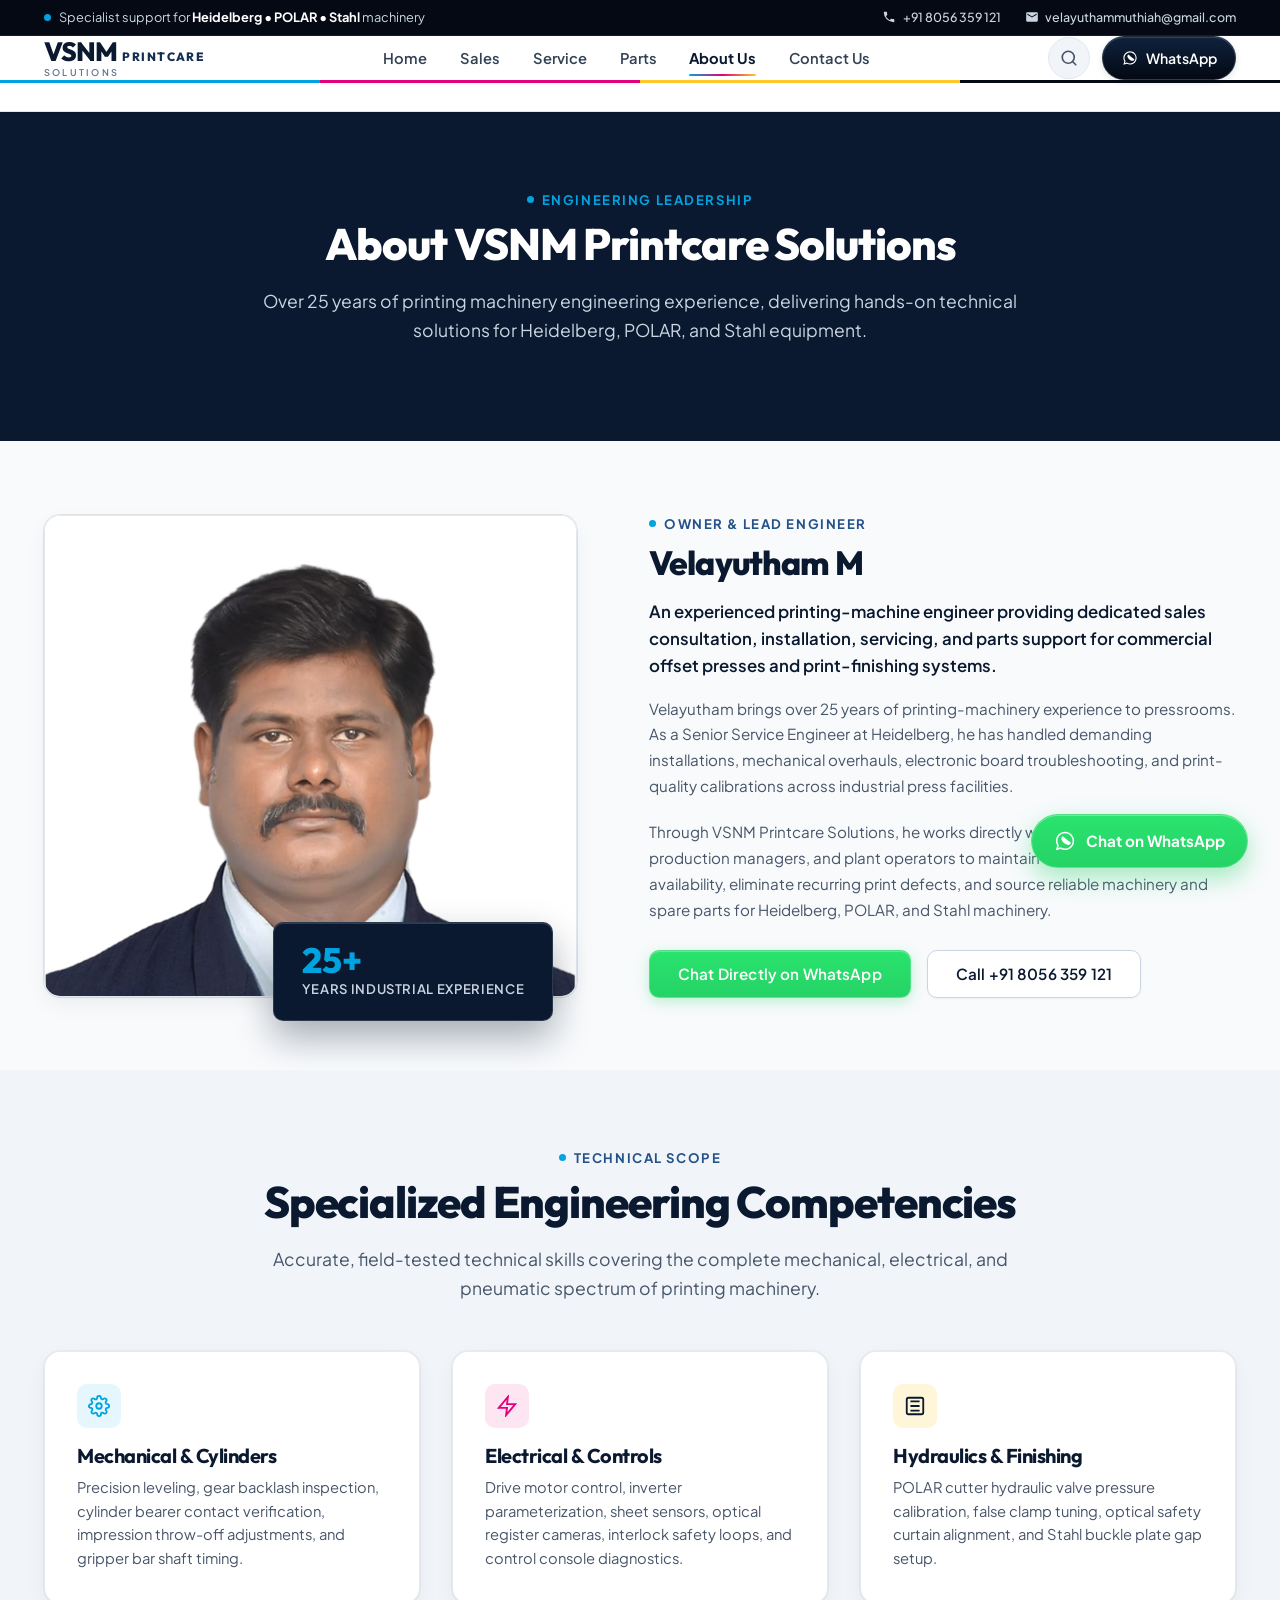
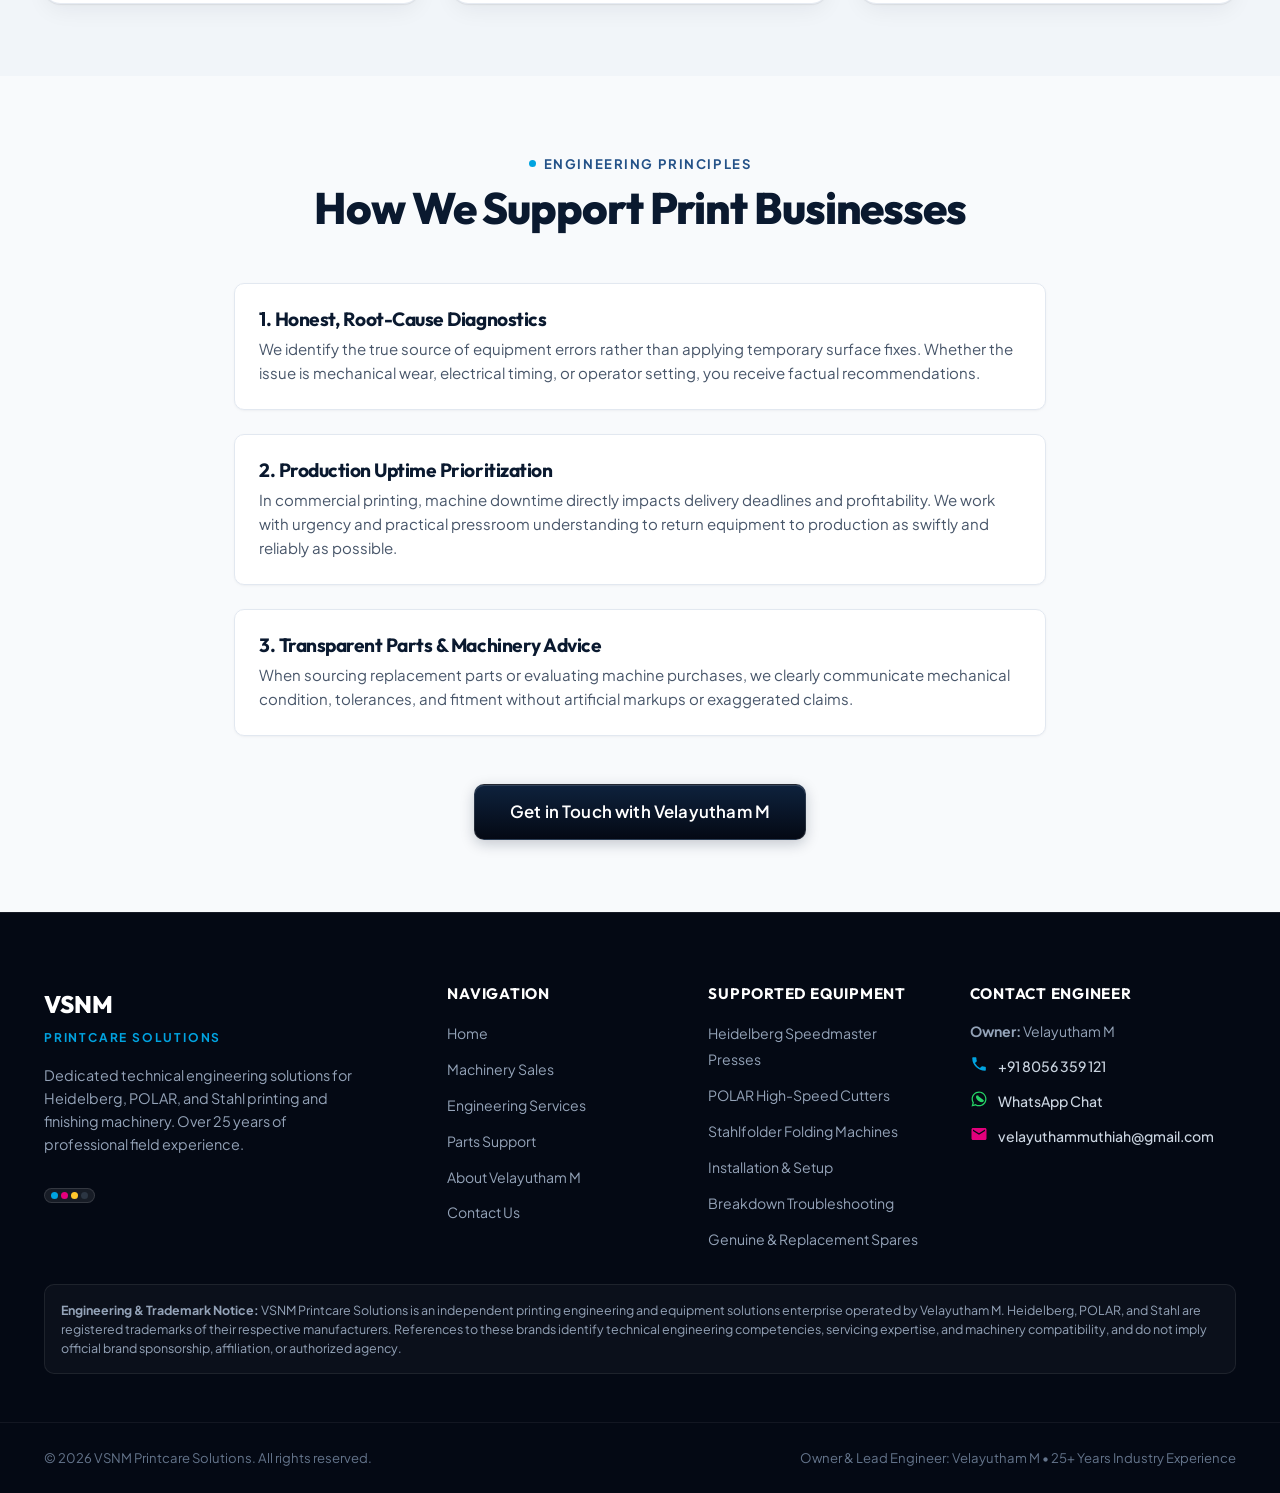
<file: about.html>
<!DOCTYPE html>
<html lang="en">
<head>
  <meta charset="UTF-8">
  <meta name="viewport" content="width=device-width, initial-scale=1.0">
  <title>About Velayutham M & VSNM Printcare Solutions | 25+ Years Experience</title>
  <meta name="description" content="Learn about Velayutham M, Senior Service Engineer with 25+ years of printing machinery experience providing sales, service, installation, and parts for Heidelberg, POLAR, and Stahl.">
  <link rel="icon" type="image/svg+xml" href="data:image/svg+xml,%3Csvg xmlns='http://www.w3.org/2000/svg' viewBox='0 0 32 32'%3E%3Crect width='32' height='32' rx='6' fill='%230B192C'/%3E%3Ctext x='4' y='18' font-family='Arial, sans-serif' font-weight='900' font-size='11' fill='%23FFFFFF'%3EVSNM%3C/text%3E%3Ccircle cx='7' cy='25' r='2' fill='%2300A3E0'/%3E%3Ccircle cx='13' cy='25' r='2' fill='%23E4007C'/%3E%3Ccircle cx='19' cy='25' r='2' fill='%23FFC72C'/%3E%3Ccircle cx='25' cy='25' r='2' fill='%23ffffff'/%3E%3C/svg%3E">
  <link rel="stylesheet" href="assets/css/style.css">
</head>
<body>

  <!-- Top Strip -->
  <div class="header-topbar">
    <div class="container">
      <div class="topbar-badge">
        <span class="cmyk-dot cyan"></span>
        <span>Specialist support for <strong>Heidelberg &bull; POLAR &bull; Stahl</strong> machinery</span>
      </div>
      <div class="topbar-contact-group">
        <a href="tel:+918056359121" class="topbar-link">
          <svg viewBox="0 0 24 24"><path d="M6.62 10.79a15.05 15.05 0 006.59 6.59l2.2-2.2a1 1 0 011.02-.24 11.72 11.72 0 003.68.59 1 1 0 011 1V20a1 1 0 01-1 1A17 17 0 013 4a1 1 0 011-1h3.5a1 1 0 011 1 11.72 11.72 0 00.59 3.68 1 1 0 01-.24 1.02l-2.23 2.09z"/></svg>
          <span>+91 8056 359 121</span>
        </a>
        <a href="mailto:velayuthammuthiah@gmail.com" class="topbar-link">
          <svg viewBox="0 0 24 24"><path d="M20 4H4c-1.1 0-1.99.9-1.99 2L2 18c0 1.1.9 2 2 2h16c1.1 0 2-.9 2-2V6c0-1.1-.9-2-2-2zm0 4l-8 5-8-5V6l8 5 8-5v2z"/></svg>
          <span>velayuthammuthiah@gmail.com</span>
        </a>
      </div>
    </div>
  </div>

  <!-- Header -->
  <header class="site-header" role="banner">
    <div class="container">
      <div class="nav-container">
        
        <a href="index.html" class="brand-link" aria-label="VSNM Printcare Solutions Home">
          <div class="brand-logo-wrap">
            <div class="brand-title-row">
              <span class="brand-vsnm">VSNM</span>
              <span class="brand-printcare">PRINTCARE</span>
            </div>
            <div class="brand-solutions">SOLUTIONS</div>
          </div>
        </a>

        <nav class="main-nav" role="navigation" aria-label="Primary Navigation">
          <ul class="nav-list">
            <li><a href="index.html" class="nav-link">Home</a></li>
            <li><a href="sales.html" class="nav-link">Sales</a></li>
            <li><a href="service.html" class="nav-link">Service</a></li>
            <li><a href="parts.html" class="nav-link">Parts</a></li>
            <li><a href="about.html" class="nav-link active" aria-current="page">About Us</a></li>
            <li><a href="contact.html" class="nav-link">Contact Us</a></li>
          </ul>
        </nav>

        <div class="nav-actions">
          <button type="button" class="search-toggle-btn" data-search-trigger aria-label="Search website content">
            <svg width="18" height="18" viewBox="0 0 24 24" fill="none" stroke="currentColor" stroke-width="2.2" stroke-linecap="round" stroke-linejoin="round"><circle cx="11" cy="11" r="8"/><path d="m21 21-4.3-4.3"/></svg>
          </button>

          <a href="https://wa.me/918056359121?text=Hello%20Velayutham,%20I%20would%20like%20to%20learn%20more%20about%20your%20services." 
             target="_blank" 
             rel="noopener noreferrer" 
             class="header-cta-btn">
            <svg viewBox="0 0 24 24"><path d="M12.04 2C6.58 2 2.13 6.45 2.13 11.91C2.13 13.66 2.59 15.36 3.45 16.86L2.05 22L7.3 20.62C8.75 21.41 10.38 21.83 12.04 21.83C17.5 21.83 21.95 17.38 21.95 11.92C21.95 9.27 20.92 6.78 19.05 4.91C17.18 3.03 14.69 2 12.04 2M12.05 3.67C14.25 3.67 16.31 4.53 17.87 6.09C19.42 7.65 20.28 9.72 20.28 11.92C20.28 16.46 16.58 20.15 12.04 20.15C10.56 20.15 9.11 19.76 7.85 19L7.55 18.83L4.43 19.65L5.26 16.61L5.06 16.29C4.24 14.99 3.8 13.47 3.8 11.91C3.81 7.37 7.5 3.67 12.05 3.67M9.53 7.03C9.36 7.03 9.09 7.1 8.87 7.33C8.64 7.57 8 8.17 8 9.38C8 10.59 8.89 11.76 9.01 11.93C9.13 12.1 10.73 14.56 13.2 15.63C13.8 15.89 14.25 16.03 14.61 16.15C15.21 16.34 15.77 16.31 16.21 16.24C16.7 16.17 17.71 15.63 17.92 15.03C18.13 14.43 18.13 13.92 18.06 13.81C18 13.7 17.85 13.63 17.61 13.51C17.38 13.39 16.26 12.84 16.05 12.77C15.84 12.69 15.69 12.65 15.54 12.89C15.39 13.12 14.95 13.63 14.82 13.78C14.69 13.93 14.56 13.95 14.33 13.83C14.1 13.71 13.36 13.47 12.48 12.69C11.79 12.08 11.33 11.32 11.2 11.1C11.08 10.87 11.19 10.74 11.31 10.63C11.41 10.52 11.54 10.36 11.66 10.22C11.78 10.08 11.82 9.97 11.9 9.81C11.98 9.65 11.94 9.51 11.88 9.39C11.82 9.27 11.37 8.16 11.18 7.71C11 7.27 10.81 7.33 10.67 7.32C10.54 7.32 10.38 7.31 10.23 7.31C10.08 7.31 9.83 7.37 9.62 7.6C9.41 7.83 8.82 8.38 8.82 9.51C8.82 10.64 9.65 11.72 9.77 11.88C9.88 12.04 11.41 14.39 13.76 15.4C14.32 15.65 14.75 15.79 15.1 15.9C15.67 16.08 16.2 16.05 16.61 15.99C17.07 15.92 18.03 15.41 18.23 14.85C18.43 14.28 18.43 13.8 18.37 13.7C18.31 13.6 18.16 13.53 17.93 13.42"/></svg>
            <span>WhatsApp</span>
          </a>

          <button id="mobileMenuToggle" class="menu-toggle-btn" type="button" aria-label="Open mobile navigation menu" aria-expanded="false">
            <span></span>
            <span></span>
            <span></span>
          </button>
        </div>

      </div>
    </div>
    <div class="cmyk-bar" aria-hidden="true">
      <span class="c-cyan"></span>
      <span class="c-magenta"></span>
      <span class="c-yellow"></span>
      <span class="c-black"></span>
    </div>
  </header>

  <!-- Mobile Drawer -->
  <div id="mobileNavDrawer" class="mobile-nav-drawer" role="dialog" aria-modal="true" aria-label="Mobile Navigation">
    <div class="mobile-drawer-inner">
      <div class="drawer-header">
        <div class="brand-title-row">
          <span class="brand-vsnm" style="font-size: 1.4rem;">VSNM</span>
          <span class="brand-printcare">PRINTCARE</span>
        </div>
        <button id="mobileDrawerClose" class="drawer-close-btn" type="button" aria-label="Close navigation menu">&times;</button>
      </div>

      <nav class="mobile-nav-links">
        <a href="index.html" class="mobile-nav-item">Home</a>
        <a href="sales.html" class="mobile-nav-item">Sales</a>
        <a href="service.html" class="mobile-nav-item">Service</a>
        <a href="parts.html" class="mobile-nav-item">Parts</a>
        <a href="about.html" class="mobile-nav-item active">About Us</a>
        <a href="contact.html" class="mobile-nav-item">Contact Us</a>
      </nav>

      <div class="mobile-drawer-contact">
        <div style="font-size: 0.75rem; font-weight: 700; text-transform: uppercase; color: var(--c-slate-400); letter-spacing: 0.08em;">
          Direct Engineering Support
        </div>
        <a href="tel:+918056359121"><strong>Velayutham M:</strong> +91 8056 359 121</a>
        <a href="mailto:velayuthammuthiah@gmail.com">velayuthammuthiah@gmail.com</a>
        <a href="https://wa.me/918056359121?text=Hello%20Velayutham,%20I%20would%20like%20to%20learn%20more%20about%20your%20services." class="btn btn-whatsapp btn-sm" style="margin-top: 0.5rem; justify-content: center;">
          Chat on WhatsApp
        </a>
      </div>
    </div>
  </div>

  <main id="main-content">

    <!-- Page Hero Banner -->
    <section class="section section-dark" style="padding-block: var(--space-3xl) var(--space-2xl);">
      <div class="container">
        <div class="section-header text-center" style="max-width: 820px; margin-inline: auto;" data-animate="fade">
          <div class="section-eyebrow">
            <span class="cmyk-dot cyan"></span>
            <span>Engineering Leadership</span>
          </div>
          <h1 class="section-title">
            About VSNM Printcare Solutions
          </h1>
          <p class="section-lead">
            Over 25 years of printing machinery engineering experience, delivering hands-on technical solutions for Heidelberg, POLAR, and Stahl equipment.
          </p>
        </div>
      </div>
    </section>

    <!-- Main About Content Profile -->
    <section class="section">
      <div class="container">
        
        <div class="engineer-spotlight">
          
          <div class="spotlight-media" data-animate="slide-right">
            <div class="spotlight-image-frame">
              <img src="assets/images/velayutham-m.png" alt="Velayutham M - Owner &amp; Senior Printing Machine Engineer" loading="lazy">
            </div>
            <div class="experience-floating-badge">
              <span class="badge-years">25+</span>
              <span class="badge-years-text">Years Industrial Experience</span>
            </div>
          </div>

          <div class="spotlight-text-content" data-animate="slide-left">
            <div class="section-eyebrow">
              <span class="cmyk-dot cyan"></span>
              <span>Owner &amp; Lead Engineer</span>
            </div>
            <h2 class="section-title" style="font-size: 2.1rem; margin-bottom: 1rem;">
              Velayutham M
            </h2>
            
            <p style="font-size: 1.05rem; color: var(--c-navy-900); font-weight: 600; line-height: 1.6; margin-bottom: 1rem;">
              An experienced printing-machine engineer providing dedicated sales consultation, installation, servicing, and parts support for commercial offset presses and print-finishing systems.
            </p>

            <p style="font-size: 0.95rem; color: var(--c-slate-600); line-height: 1.7; margin-bottom: 1.25rem;">
              Velayutham brings over 25 years of printing-machinery experience to pressrooms. As a Senior Service Engineer at Heidelberg, he has handled demanding installations, mechanical overhauls, electronic board troubleshooting, and print-quality calibrations across industrial press facilities.
            </p>

            <p style="font-size: 0.95rem; color: var(--c-slate-600); line-height: 1.7; margin-bottom: 1.75rem;">
              Through VSNM Printcare Solutions, he works directly with printing press owners, production managers, and plant operators to maintain high equipment availability, eliminate recurring print defects, and source reliable machinery and spare parts for Heidelberg, POLAR, and Stahl machinery.
            </p>

            <div style="display: flex; gap: 1rem; flex-wrap: wrap;">
              <a href="https://wa.me/918056359121?text=Hello%20Velayutham,%20I%20am%20contacting%20you%20from%20your%20About%20page." 
                 target="_blank" 
                 rel="noopener noreferrer" 
                 class="btn btn-whatsapp">
                Chat Directly on WhatsApp
              </a>
              <a href="tel:+918056359121" class="btn btn-secondary">
                Call +91 8056 359 121
              </a>
            </div>

          </div>

        </div>

      </div>
    </section>

    <!-- Technical Core Competency Matrix -->
    <section class="section section-tint">
      <div class="container">
        
        <div class="section-header text-center" style="max-width: 760px; margin-inline: auto;" data-animate="fade">
          <div class="section-eyebrow">
            <span class="cmyk-dot cyan"></span>
            <span>Technical Scope</span>
          </div>
          <h2 class="section-title">Specialized Engineering Competencies</h2>
          <p class="section-lead">
            Accurate, field-tested technical skills covering the complete mechanical, electrical, and pneumatic spectrum of printing machinery.
          </p>
        </div>

        <div class="pillars-grid" style="margin-top: var(--space-xl);">
          
          <!-- Box 1 -->
          <div class="pillar-card" style="padding: var(--space-xl);" data-animate="fade" data-delay="1">
            <div style="display: inline-flex; width: 44px; height: 44px; border-radius: var(--radius-md); background: rgba(0, 163, 224, 0.1); color: var(--c-cyan); align-items: center; justify-content: center; margin-bottom: 1rem;">
              <svg width="22" height="22" viewBox="0 0 24 24" fill="none" stroke="currentColor" stroke-width="2"><circle cx="12" cy="12" r="3"/><path d="M19.4 15a1.65 1.65 0 0 0 .33 1.82l.06.06a2 2 0 0 1 0 2.83 2 2 0 0 1-2.83 0l-.06-.06a1.65 1.65 0 0 0-1.82-.33 1.65 1.65 0 0 0-1 1.51V21a2 2 0 0 1-2 2 2 2 0 0 1-2-2v-.09A1.65 1.65 0 0 0 9 19.4a1.65 1.65 0 0 0-1.82.33l-.06.06a2 2 0 0 1-2.83 0 2 2 0 0 1 0-2.83l.06-.06a1.65 1.65 0 0 0 .33-1.82 1.65 1.65 0 0 0-1.51-1H3a2 2 0 0 1-2-2 2 2 0 0 1 2-2h.09A1.65 1.65 0 0 0 4.6 9a1.65 1.65 0 0 0-.33-1.82l-.06-.06a2 2 0 0 1 0-2.83 2 2 0 0 1 2.83 0l.06.06a1.65 1.65 0 0 0 1.82.33H9a1.65 1.65 0 0 0 1-1.51V3a2 2 0 0 1 2-2 2 2 0 0 1 2 2v.09a1.65 1.65 0 0 0 1 1.51 1.65 1.65 0 0 0 1.82-.33l.06-.06a2 2 0 0 1 2.83 0 2 2 0 0 1 0 2.83l-.06.06a1.65 1.65 0 0 0-.33 1.82V9a1.65 1.65 0 0 0 1.51 1H21a2 2 0 0 1 2 2 2 2 0 0 1-2 2h-.09a1.65 1.65 0 0 0-1.51 1z"/></svg>
            </div>
            <h3 style="font-size: 1.25rem; margin-bottom: 0.5rem;">Mechanical &amp; Cylinders</h3>
            <p style="font-size: 0.92rem; color: var(--c-slate-600); line-height: 1.6;">
              Precision leveling, gear backlash inspection, cylinder bearer contact verification, impression throw-off adjustments, and gripper bar shaft timing.
            </p>
          </div>

          <!-- Box 2 -->
          <div class="pillar-card" style="padding: var(--space-xl);" data-animate="fade" data-delay="2">
            <div style="display: inline-flex; width: 44px; height: 44px; border-radius: var(--radius-md); background: rgba(228, 0, 124, 0.1); color: var(--c-magenta); align-items: center; justify-content: center; margin-bottom: 1rem;">
              <svg width="22" height="22" viewBox="0 0 24 24" fill="none" stroke="currentColor" stroke-width="2"><path d="M13 2L3 14h9l-1 8 10-12h-9l1-8z"/></svg>
            </div>
            <h3 style="font-size: 1.25rem; margin-bottom: 0.5rem;">Electrical &amp; Controls</h3>
            <p style="font-size: 0.92rem; color: var(--c-slate-600); line-height: 1.6;">
              Drive motor control, inverter parameterization, sheet sensors, optical register cameras, interlock safety loops, and control console diagnostics.
            </p>
          </div>

          <!-- Box 3 -->
          <div class="pillar-card" style="padding: var(--space-xl);" data-animate="fade" data-delay="3">
            <div style="display: inline-flex; width: 44px; height: 44px; border-radius: var(--radius-md); background: rgba(255, 199, 44, 0.18); color: var(--c-navy-900); align-items: center; justify-content: center; margin-bottom: 1rem;">
              <svg width="22" height="22" viewBox="0 0 24 24" fill="none" stroke="currentColor" stroke-width="2"><rect width="18" height="18" x="3" y="3" rx="2"/><path d="M7 7h10"/><path d="M7 12h10"/><path d="M7 17h10"/></svg>
            </div>
            <h3 style="font-size: 1.25rem; margin-bottom: 0.5rem;">Hydraulics &amp; Finishing</h3>
            <p style="font-size: 0.92rem; color: var(--c-slate-600); line-height: 1.6;">
              POLAR cutter hydraulic valve pressure calibration, false clamp tuning, optical safety curtain alignment, and Stahl buckle plate gap setup.
            </p>
          </div>

        </div>

      </div>
    </section>

    <!-- Professional Values Section -->
    <section class="section">
      <div class="container" style="max-width: 860px;">
        <div class="section-header text-center" data-animate="fade">
          <div class="section-eyebrow">
            <span class="cmyk-dot cyan"></span>
            <span>Engineering Principles</span>
          </div>
          <h2 class="section-title">How We Support Print Businesses</h2>
        </div>

        <div style="display: flex; flex-direction: column; gap: var(--space-lg);">
          
          <div style="background: var(--c-white); border: 1px solid var(--c-slate-200); border-radius: var(--radius-md); padding: var(--space-lg); box-shadow: var(--shadow-subtle);" data-animate="fade" data-delay="1">
            <h3 style="font-size: 1.2rem; color: var(--c-navy-900); margin-bottom: 0.35rem;">1. Honest, Root-Cause Diagnostics</h3>
            <p style="font-size: 0.94rem; color: var(--c-slate-600); line-height: 1.6;">
              We identify the true source of equipment errors rather than applying temporary surface fixes. Whether the issue is mechanical wear, electrical timing, or operator setting, you receive factual recommendations.
            </p>
          </div>

          <div style="background: var(--c-white); border: 1px solid var(--c-slate-200); border-radius: var(--radius-md); padding: var(--space-lg); box-shadow: var(--shadow-subtle);" data-animate="fade" data-delay="2">
            <h3 style="font-size: 1.2rem; color: var(--c-navy-900); margin-bottom: 0.35rem;">2. Production Uptime Prioritization</h3>
            <p style="font-size: 0.94rem; color: var(--c-slate-600); line-height: 1.6;">
              In commercial printing, machine downtime directly impacts delivery deadlines and profitability. We work with urgency and practical pressroom understanding to return equipment to production as swiftly and reliably as possible.
            </p>
          </div>

          <div style="background: var(--c-white); border: 1px solid var(--c-slate-200); border-radius: var(--radius-md); padding: var(--space-lg); box-shadow: var(--shadow-subtle);" data-animate="fade" data-delay="3">
            <h3 style="font-size: 1.2rem; color: var(--c-navy-900); margin-bottom: 0.35rem;">3. Transparent Parts &amp; Machinery Advice</h3>
            <p style="font-size: 0.94rem; color: var(--c-slate-600); line-height: 1.6;">
              When sourcing replacement parts or evaluating machine purchases, we clearly communicate mechanical condition, tolerances, and fitment without artificial markups or exaggerated claims.
            </p>
          </div>

        </div>

        <div style="text-align: center; margin-top: var(--space-2xl);" data-animate="zoom">
          <a href="contact.html" class="btn btn-primary btn-lg">
            Get in Touch with Velayutham M
          </a>
        </div>
      </div>
    </section>

  </main>

  <!-- Floating WhatsApp -->
  <a href="https://wa.me/918056359121?text=Hello%20Velayutham,%20I%20am%20enquiring%20about%20your%20engineering%20services." 
     target="_blank" 
     rel="noopener noreferrer" 
     class="floating-whatsapp-btn" 
     aria-label="Chat on WhatsApp">
    <svg viewBox="0 0 24 24"><path d="M12.04 2C6.58 2 2.13 6.45 2.13 11.91C2.13 13.66 2.59 15.36 3.45 16.86L2.05 22L7.3 20.62C8.75 21.41 10.38 21.83 12.04 21.83C17.5 21.83 21.95 17.38 21.95 11.92C21.95 9.27 20.92 6.78 19.05 4.91C17.18 3.03 14.69 2 12.04 2M12.05 3.67C14.25 3.67 16.31 4.53 17.87 6.09C19.42 7.65 20.28 9.72 20.28 11.92C20.28 16.46 16.58 20.15 12.04 20.15C10.56 20.15 9.11 19.76 7.85 19L7.55 18.83L4.43 19.65L5.26 16.61L5.06 16.29C4.24 14.99 3.8 13.47 3.8 11.91C3.81 7.37 7.5 3.67 12.05 3.67M9.53 7.03C9.36 7.03 9.09 7.1 8.87 7.33C8.64 7.57 8 8.17 8 9.38C8 10.59 8.89 11.76 9.01 11.93C9.13 12.1 10.73 14.56 13.2 15.63C13.8 15.89 14.25 16.03 14.61 16.15C15.21 16.34 15.77 16.31 16.21 16.24C16.7 16.17 17.71 15.63 17.92 15.03C18.13 14.43 18.13 13.92 18.06 13.81C18 13.7 17.85 13.63 17.61 13.51C17.38 13.39 16.26 12.84 16.05 12.77C15.84 12.69 15.69 12.65 15.54 12.89C15.39 13.12 14.95 13.63 14.82 13.78C14.69 13.93 14.56 13.95 14.33 13.83C14.1 13.71 13.36 13.47 12.48 12.69C11.79 12.08 11.33 11.32 11.2 11.1C11.08 10.87 11.19 10.74 11.31 10.63C11.41 10.52 11.54 10.36 11.66 10.22C11.78 10.08 11.82 9.97 11.9 9.81C11.98 9.65 11.94 9.51 11.88 9.39C11.82 9.27 11.37 8.16 11.18 7.71C11 7.27 10.81 7.33 10.67 7.32C10.54 7.32 10.38 7.31 10.23 7.31C10.08 7.31 9.83 7.37 9.62 7.6C9.41 7.83 8.82 8.38 8.82 9.51C8.82 10.64 9.65 11.72 9.77 11.88C9.88 12.04 11.41 14.39 13.76 15.4C14.32 15.65 14.75 15.79 15.1 15.9C15.67 16.08 16.2 16.05 16.61 15.99C17.07 15.92 18.03 15.41 18.23 14.85C18.43 14.28 18.43 13.8 18.37 13.7C18.31 13.6 18.16 13.53 17.93 13.42"/></svg>
    <span>Chat on WhatsApp</span>
  </a>

  <!-- Search Modal -->
  <div id="searchModal" class="search-modal" role="dialog" aria-modal="true" aria-label="Site Search">
    <div class="search-card">
      <div class="search-input-wrap">
        <svg class="search-icon-svg" viewBox="0 0 24 24" fill="none" stroke="currentColor" stroke-width="2.2" stroke-linecap="round" stroke-linejoin="round"><circle cx="11" cy="11" r="8"/><path d="m21 21-4.3-4.3"/></svg>
        <input type="search" id="siteSearchInput" class="search-input" placeholder="Search machinery, services, parts..." autocomplete="off">
        <button id="searchCloseBtn" class="search-close-btn" type="button">ESC</button>
      </div>
      <div id="searchResultsArea" class="search-results-area" role="region" aria-live="polite"></div>
    </div>
  </div>

  <!-- Footer -->
  <footer class="site-footer" role="contentinfo">
    <div class="footer-top">
      <div class="container">
        <div class="footer-grid">
          <div>
            <div class="footer-brand-title">VSNM</div>
            <div class="footer-brand-sub">PRINTCARE SOLUTIONS</div>
            <p class="footer-desc">
              Dedicated technical engineering solutions for Heidelberg, POLAR, and Stahl printing and finishing machinery. Over 25 years of professional field experience.
            </p>
            <div class="cmyk-line-pill">
              <span class="cmyk-dot cyan"></span>
              <span class="cmyk-dot magenta"></span>
              <span class="cmyk-dot yellow"></span>
              <span class="cmyk-dot black"></span>
            </div>
          </div>

          <div>
            <h3 class="footer-col-title">Navigation</h3>
            <ul class="footer-links">
              <li><a href="index.html">Home</a></li>
              <li><a href="sales.html">Machinery Sales</a></li>
              <li><a href="service.html">Engineering Services</a></li>
              <li><a href="parts.html">Parts Support</a></li>
              <li><a href="about.html">About Velayutham M</a></li>
              <li><a href="contact.html">Contact Us</a></li>
            </ul>
          </div>

          <div>
            <h3 class="footer-col-title">Supported Equipment</h3>
            <ul class="footer-links">
              <li><a href="sales.html#press-machines">Heidelberg Speedmaster Presses</a></li>
              <li><a href="sales.html#postpress-machines">POLAR High-Speed Cutters</a></li>
              <li><a href="sales.html#postpress-machines">Stahlfolder Folding Machines</a></li>
              <li><a href="service.html#installation">Installation &amp; Setup</a></li>
              <li><a href="service.html#breakdown">Breakdown Troubleshooting</a></li>
              <li><a href="parts.html">Genuine &amp; Replacement Spares</a></li>
            </ul>
          </div>

          <div>
            <h3 class="footer-col-title">Contact Engineer</h3>
            <div class="footer-contact-item">
              <span><strong>Owner:</strong> Velayutham M</span>
            </div>
            <div class="footer-contact-item">
              <svg width="18" height="18" viewBox="0 0 24 24" fill="currentColor" style="color: var(--c-cyan);"><path d="M6.62 10.79a15.05 15.05 0 006.59 6.59l2.2-2.2a1 1 0 011.02-.24 11.72 11.72 0 003.68.59 1 1 0 011 1V20a1 1 0 01-1 1A17 17 0 013 4a1 1 0 011-1h3.5a1 1 0 011 1 11.72 11.72 0 00.59 3.68 1 1 0 01-.24 1.02l-2.23 2.09z"/></svg>
              <a href="tel:+918056359121">+91 8056 359 121</a>
            </div>
            <div class="footer-contact-item">
              <svg width="18" height="18" viewBox="0 0 24 24" fill="currentColor" style="color: var(--c-whatsapp);"><path d="M12.04 2C6.58 2 2.13 6.45 2.13 11.91C2.13 13.66 2.59 15.36 3.45 16.86L2.05 22L7.3 20.62C8.75 21.41 10.38 21.83 12.04 21.83C17.5 21.83 21.95 17.38 21.95 11.92C21.95 9.27 20.92 6.78 19.05 4.91C17.18 3.03 14.69 2 12.04 2M12.05 3.67C14.25 3.67 16.31 4.53 17.87 6.09C19.42 7.65 20.28 9.72 20.28 11.92C20.28 16.46 16.58 20.15 12.04 20.15C10.56 20.15 9.11 19.76 7.85 19L7.55 18.83L4.43 19.65L5.26 16.61L5.06 16.29C4.24 14.99 3.8 13.47 3.8 11.91C3.81 7.37 7.5 3.67 12.05 3.67M9.53 7.03C9.36 7.03 9.09 7.1 8.87 7.33C8.64 7.57 8 8.17 8 9.38C8 10.59 8.89 11.76 9.01 11.93C9.13 12.1 10.73 14.56 13.2 15.63C13.8 15.89 14.25 16.03 14.61 16.15C15.21 16.34 15.77 16.31 16.21 16.24C16.7 16.17 17.71 15.63 17.92 15.03C18.13 14.43 18.13 13.92 18.06 13.81C18 13.7 17.85 13.63 17.61 13.51C17.38 13.39 16.26 12.84 16.05 12.77C15.84 12.69 15.69 12.65 15.54 12.89C15.39 13.12 14.95 13.63 14.82 13.78C14.69 13.93 14.56 13.95 14.33 13.83C14.1 13.71 13.36 13.47 12.48 12.69C11.79 12.08 11.33 11.32 11.2 11.1C11.08 10.87 11.19 10.74 11.31 10.63C11.41 10.52 11.54 10.36 11.66 10.22C11.78 10.08 11.82 9.97 11.9 9.81C11.98 9.65 11.94 9.51 11.88 9.39C11.82 9.27 11.37 8.16 11.18 7.71C11 7.27 10.81 7.33 10.67 7.32C10.54 7.32 10.38 7.31 10.23 7.31C10.08 7.31 9.83 7.37 9.62 7.6C9.41 7.83 8.82 8.38 8.82 9.51C8.82 10.64 9.65 11.72 9.77 11.88C9.88 12.04 11.41 14.39 13.76 15.4C14.32 15.65 14.75 15.79 15.1 15.9C15.67 16.08 16.2 16.05 16.61 15.99C17.07 15.92 18.03 15.41 18.23 14.85C18.43 14.28 18.43 13.8 18.37 13.7C18.31 13.6 18.16 13.53 17.93 13.42"/></svg>
              <a href="https://wa.me/918056359121" target="_blank" rel="noopener noreferrer">WhatsApp Chat</a>
            </div>
            <div class="footer-contact-item">
              <svg width="18" height="18" viewBox="0 0 24 24" fill="currentColor" style="color: var(--c-magenta);"><path d="M20 4H4c-1.1 0-1.99.9-1.99 2L2 18c0 1.1.9 2 2 2h16c1.1 0 2-.9 2-2V6c0-1.1-.9-2-2-2zm0 4l-8 5-8-5V6l8 5 8-5v2z"/></svg>
              <a href="mailto:velayuthammuthiah@gmail.com">velayuthammuthiah@gmail.com</a>
            </div>
          </div>
        </div>

        <div class="footer-disclaimer-box">
          <strong>Engineering &amp; Trademark Notice:</strong> VSNM Printcare Solutions is an independent printing engineering and equipment solutions enterprise operated by Velayutham M. Heidelberg, POLAR, and Stahl are registered trademarks of their respective manufacturers. References to these brands identify technical engineering competencies, servicing expertise, and machinery compatibility, and do not imply official brand sponsorship, affiliation, or authorized agency.
        </div>
      </div>
    </div>

    <div class="footer-bottom">
      <div class="container">
        <div class="footer-bottom-inner">
          <div>&copy; 2026 VSNM Printcare Solutions. All rights reserved.</div>
          <div>Owner &amp; Lead Engineer: Velayutham M &bull; 25+ Years Industry Experience</div>
        </div>
      </div>
    </div>
  </footer>

  <script src="assets/js/search-data.js"></script>
  <script src="assets/js/main.js"></script>
</body>
</html>
</file>
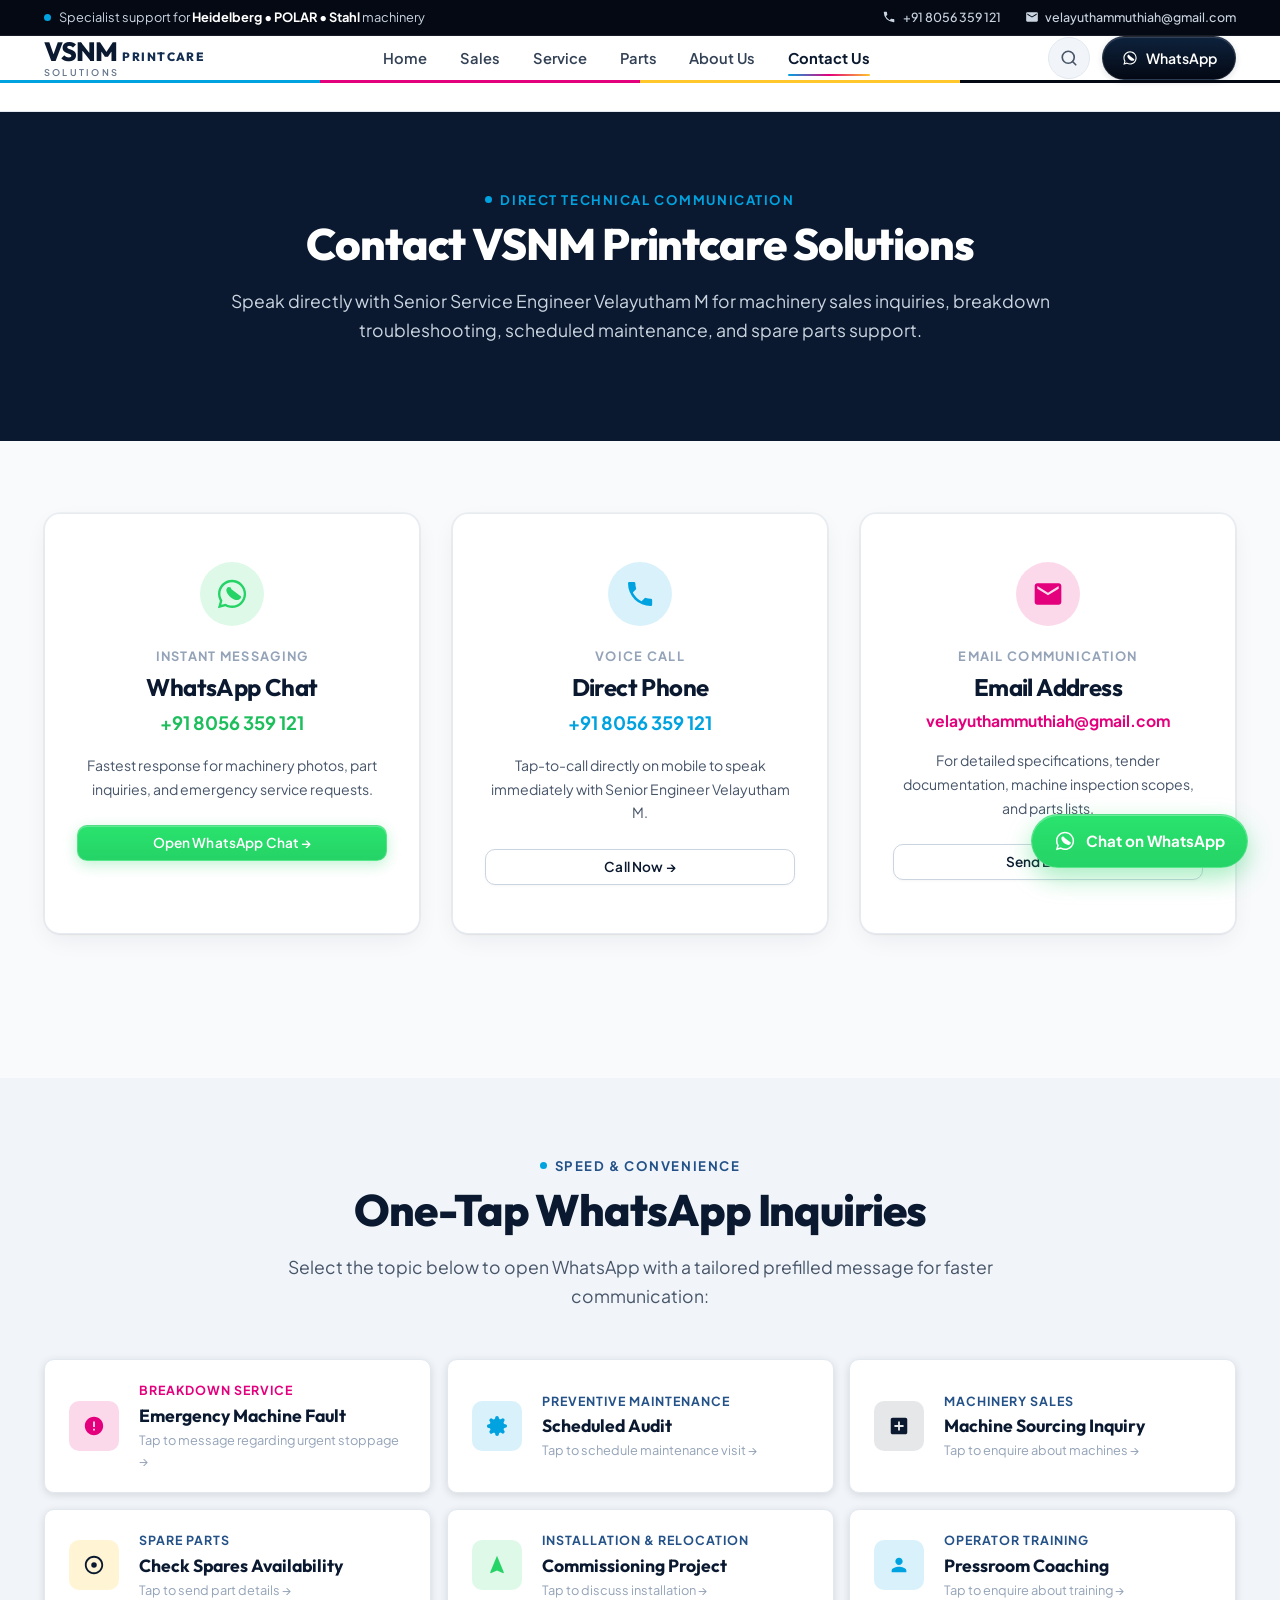
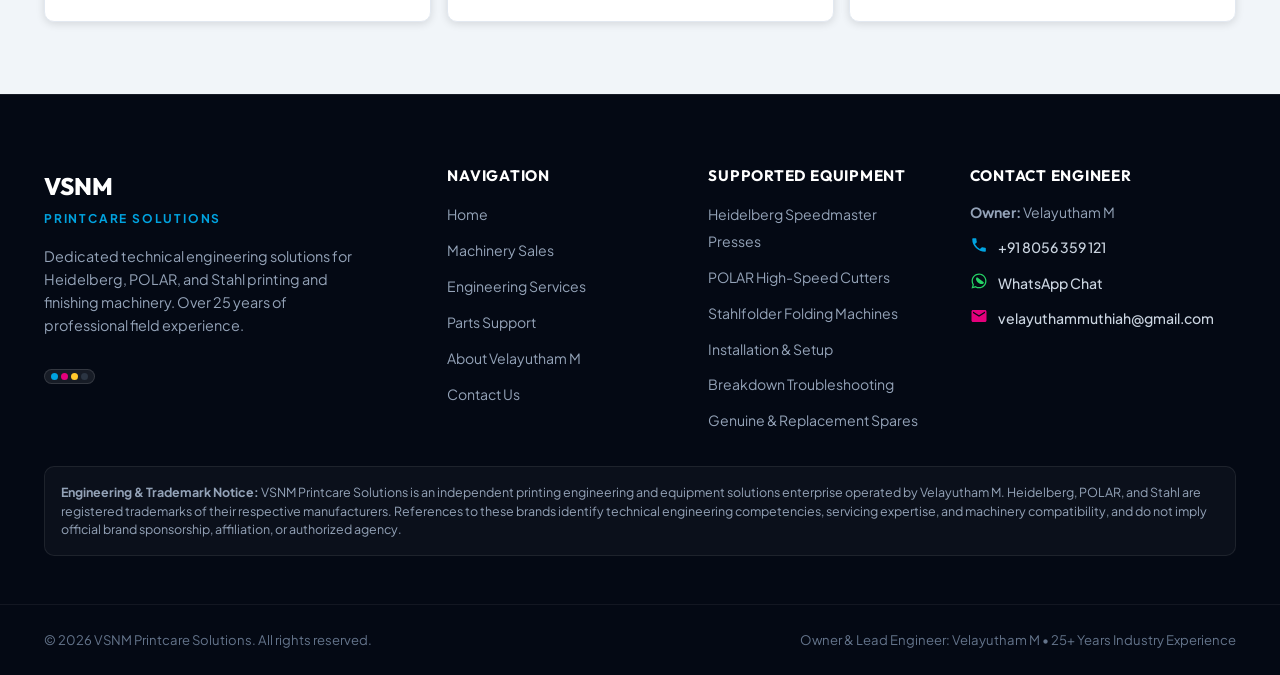
<file: contact.html>
<!DOCTYPE html>
<html lang="en">
<head>
  <meta charset="UTF-8">
  <meta name="viewport" content="width=device-width, initial-scale=1.0">
  <title>Contact Velayutham M | VSNM Printcare Solutions</title>
  <meta name="description" content="Contact Velayutham M at VSNM Printcare Solutions directly via WhatsApp, phone (+91 8056 359 121), or email (velayuthammuthiah@gmail.com) for printing machine sales, service, and parts.">
  <link rel="icon" type="image/svg+xml" href="data:image/svg+xml,%3Csvg xmlns='http://www.w3.org/2000/svg' viewBox='0 0 32 32'%3E%3Crect width='32' height='32' rx='6' fill='%230B192C'/%3E%3Ctext x='4' y='18' font-family='Arial, sans-serif' font-weight='900' font-size='11' fill='%23FFFFFF'%3EVSNM%3C/text%3E%3Ccircle cx='7' cy='25' r='2' fill='%2300A3E0'/%3E%3Ccircle cx='13' cy='25' r='2' fill='%23E4007C'/%3E%3Ccircle cx='19' cy='25' r='2' fill='%23FFC72C'/%3E%3Ccircle cx='25' cy='25' r='2' fill='%23ffffff'/%3E%3C/svg%3E">
  <link rel="stylesheet" href="assets/css/style.css">
</head>
<body>

  <!-- Top Strip -->
  <div class="header-topbar">
    <div class="container">
      <div class="topbar-badge">
        <span class="cmyk-dot cyan"></span>
        <span>Specialist support for <strong>Heidelberg &bull; POLAR &bull; Stahl</strong> machinery</span>
      </div>
      <div class="topbar-contact-group">
        <a href="tel:+918056359121" class="topbar-link">
          <svg viewBox="0 0 24 24"><path d="M6.62 10.79a15.05 15.05 0 006.59 6.59l2.2-2.2a1 1 0 011.02-.24 11.72 11.72 0 003.68.59 1 1 0 011 1V20a1 1 0 01-1 1A17 17 0 013 4a1 1 0 011-1h3.5a1 1 0 011 1 11.72 11.72 0 00.59 3.68 1 1 0 01-.24 1.02l-2.23 2.09z"/></svg>
          <span>+91 8056 359 121</span>
        </a>
        <a href="mailto:velayuthammuthiah@gmail.com" class="topbar-link">
          <svg viewBox="0 0 24 24"><path d="M20 4H4c-1.1 0-1.99.9-1.99 2L2 18c0 1.1.9 2 2 2h16c1.1 0 2-.9 2-2V6c0-1.1-.9-2-2-2zm0 4l-8 5-8-5V6l8 5 8-5v2z"/></svg>
          <span>velayuthammuthiah@gmail.com</span>
        </a>
      </div>
    </div>
  </div>

  <!-- Header -->
  <header class="site-header" role="banner">
    <div class="container">
      <div class="nav-container">
        
        <a href="index.html" class="brand-link" aria-label="VSNM Printcare Solutions Home">
          <div class="brand-logo-wrap">
            <div class="brand-title-row">
              <span class="brand-vsnm">VSNM</span>
              <span class="brand-printcare">PRINTCARE</span>
            </div>
            <div class="brand-solutions">SOLUTIONS</div>
          </div>
        </a>

        <nav class="main-nav" role="navigation" aria-label="Primary Navigation">
          <ul class="nav-list">
            <li><a href="index.html" class="nav-link">Home</a></li>
            <li><a href="sales.html" class="nav-link">Sales</a></li>
            <li><a href="service.html" class="nav-link">Service</a></li>
            <li><a href="parts.html" class="nav-link">Parts</a></li>
            <li><a href="about.html" class="nav-link">About Us</a></li>
            <li><a href="contact.html" class="nav-link active" aria-current="page">Contact Us</a></li>
          </ul>
        </nav>

        <div class="nav-actions">
          <button type="button" class="search-toggle-btn" data-search-trigger aria-label="Search website content">
            <svg width="18" height="18" viewBox="0 0 24 24" fill="none" stroke="currentColor" stroke-width="2.2" stroke-linecap="round" stroke-linejoin="round"><circle cx="11" cy="11" r="8"/><path d="m21 21-4.3-4.3"/></svg>
          </button>

          <a href="https://wa.me/918056359121?text=Hello%20Velayutham,%20I%20would%20like%20to%20connect%20regarding%20printing%20machinery." 
             target="_blank" 
             rel="noopener noreferrer" 
             class="header-cta-btn">
            <svg viewBox="0 0 24 24"><path d="M12.04 2C6.58 2 2.13 6.45 2.13 11.91C2.13 13.66 2.59 15.36 3.45 16.86L2.05 22L7.3 20.62C8.75 21.41 10.38 21.83 12.04 21.83C17.5 21.83 21.95 17.38 21.95 11.92C21.95 9.27 20.92 6.78 19.05 4.91C17.18 3.03 14.69 2 12.04 2M12.05 3.67C14.25 3.67 16.31 4.53 17.87 6.09C19.42 7.65 20.28 9.72 20.28 11.92C20.28 16.46 16.58 20.15 12.04 20.15C10.56 20.15 9.11 19.76 7.85 19L7.55 18.83L4.43 19.65L5.26 16.61L5.06 16.29C4.24 14.99 3.8 13.47 3.8 11.91C3.81 7.37 7.5 3.67 12.05 3.67M9.53 7.03C9.36 7.03 9.09 7.1 8.87 7.33C8.64 7.57 8 8.17 8 9.38C8 10.59 8.89 11.76 9.01 11.93C9.13 12.1 10.73 14.56 13.2 15.63C13.8 15.89 14.25 16.03 14.61 16.15C15.21 16.34 15.77 16.31 16.21 16.24C16.7 16.17 17.71 15.63 17.92 15.03C18.13 14.43 18.13 13.92 18.06 13.81C18 13.7 17.85 13.63 17.61 13.51C17.38 13.39 16.26 12.84 16.05 12.77C15.84 12.69 15.69 12.65 15.54 12.89C15.39 13.12 14.95 13.63 14.82 13.78C14.69 13.93 14.56 13.95 14.33 13.83C14.1 13.71 13.36 13.47 12.48 12.69C11.79 12.08 11.33 11.32 11.2 11.1C11.08 10.87 11.19 10.74 11.31 10.63C11.41 10.52 11.54 10.36 11.66 10.22C11.78 10.08 11.82 9.97 11.9 9.81C11.98 9.65 11.94 9.51 11.88 9.39C11.82 9.27 11.37 8.16 11.18 7.71C11 7.27 10.81 7.33 10.67 7.32C10.54 7.32 10.38 7.31 10.23 7.31C10.08 7.31 9.83 7.37 9.62 7.6C9.41 7.83 8.82 8.38 8.82 9.51C8.82 10.64 9.65 11.72 9.77 11.88C9.88 12.04 11.41 14.39 13.76 15.4C14.32 15.65 14.75 15.79 15.1 15.9C15.67 16.08 16.2 16.05 16.61 15.99C17.07 15.92 18.03 15.41 18.23 14.85C18.43 14.28 18.43 13.8 18.37 13.7C18.31 13.6 18.16 13.53 17.93 13.42"/></svg>
            <span>WhatsApp</span>
          </a>

          <button id="mobileMenuToggle" class="menu-toggle-btn" type="button" aria-label="Open mobile navigation menu" aria-expanded="false">
            <span></span>
            <span></span>
            <span></span>
          </button>
        </div>

      </div>
    </div>
    <div class="cmyk-bar" aria-hidden="true">
      <span class="c-cyan"></span>
      <span class="c-magenta"></span>
      <span class="c-yellow"></span>
      <span class="c-black"></span>
    </div>
  </header>

  <!-- Mobile Drawer -->
  <div id="mobileNavDrawer" class="mobile-nav-drawer" role="dialog" aria-modal="true" aria-label="Mobile Navigation">
    <div class="mobile-drawer-inner">
      <div class="drawer-header">
        <div class="brand-title-row">
          <span class="brand-vsnm" style="font-size: 1.4rem;">VSNM</span>
          <span class="brand-printcare">PRINTCARE</span>
        </div>
        <button id="mobileDrawerClose" class="drawer-close-btn" type="button" aria-label="Close navigation menu">&times;</button>
      </div>

      <nav class="mobile-nav-links">
        <a href="index.html" class="mobile-nav-item">Home</a>
        <a href="sales.html" class="mobile-nav-item">Sales</a>
        <a href="service.html" class="mobile-nav-item">Service</a>
        <a href="parts.html" class="mobile-nav-item">Parts</a>
        <a href="about.html" class="mobile-nav-item">About Us</a>
        <a href="contact.html" class="mobile-nav-item active">Contact Us</a>
      </nav>

      <div class="mobile-drawer-contact">
        <div style="font-size: 0.75rem; font-weight: 700; text-transform: uppercase; color: var(--c-slate-400); letter-spacing: 0.08em;">
          Direct Engineering Support
        </div>
        <a href="tel:+918056359121"><strong>Velayutham M:</strong> +91 8056 359 121</a>
        <a href="mailto:velayuthammuthiah@gmail.com">velayuthammuthiah@gmail.com</a>
        <a href="https://wa.me/918056359121?text=Hello%20Velayutham,%20I%20would%20like%20to%20connect%20regarding%20machinery." class="btn btn-whatsapp btn-sm" style="margin-top: 0.5rem; justify-content: center;">
          Chat on WhatsApp
        </a>
      </div>
    </div>
  </div>

  <main id="main-content">

    <!-- Page Hero Banner -->
    <section class="section section-dark" style="padding-block: var(--space-3xl) var(--space-2xl);">
      <div class="container">
        <div class="section-header text-center" style="max-width: 820px; margin-inline: auto;" data-animate="fade">
          <div class="section-eyebrow">
            <span class="cmyk-dot cyan"></span>
            <span>Direct Technical Communication</span>
          </div>
          <h1 class="section-title">
            Contact VSNM Printcare Solutions
          </h1>
          <p class="section-lead">
            Speak directly with Senior Service Engineer Velayutham M for machinery sales inquiries, breakdown troubleshooting, scheduled maintenance, and spare parts support.
          </p>
        </div>
      </div>
    </section>

    <!-- Direct Contact Cards Hub -->
    <section class="section">
      <div class="container">
        
        <div class="pillars-grid" style="margin-bottom: var(--space-3xl);">
          
          <!-- Card 1: WhatsApp -->
          <a href="https://wa.me/918056359121?text=Hello%20Velayutham,%20I%20am%20contacting%20you%20regarding%20printing%20machinery%20support." 
             target="_blank" 
             rel="noopener noreferrer" 
             class="pillar-card" 
             style="padding: var(--space-2xl) var(--space-xl); text-align: center; align-items: center; text-decoration: none;" 
             data-animate="fade" 
             data-delay="1">
            <div style="width: 64px; height: 64px; border-radius: 50%; background: rgba(37, 211, 102, 0.15); color: var(--c-whatsapp); display: flex; align-items: center; justify-content: center; margin-bottom: 1.25rem;">
              <svg width="34" height="34" viewBox="0 0 24 24" fill="currentColor"><path d="M12.04 2C6.58 2 2.13 6.45 2.13 11.91C2.13 13.66 2.59 15.36 3.45 16.86L2.05 22L7.3 20.62C8.75 21.41 10.38 21.83 12.04 21.83C17.5 21.83 21.95 17.38 21.95 11.92C21.95 9.27 20.92 6.78 19.05 4.91C17.18 3.03 14.69 2 12.04 2M12.05 3.67C14.25 3.67 16.31 4.53 17.87 6.09C19.42 7.65 20.28 9.72 20.28 11.92C20.28 16.46 16.58 20.15 12.04 20.15C10.56 20.15 9.11 19.76 7.85 19L7.55 18.83L4.43 19.65L5.26 16.61L5.06 16.29C4.24 14.99 3.8 13.47 3.8 11.91C3.81 7.37 7.5 3.67 12.05 3.67M9.53 7.03C9.36 7.03 9.09 7.1 8.87 7.33C8.64 7.57 8 8.17 8 9.38C8 10.59 8.89 11.76 9.01 11.93C9.13 12.1 10.73 14.56 13.2 15.63C13.8 15.89 14.25 16.03 14.61 16.15C15.21 16.34 15.77 16.31 16.21 16.24C16.7 16.17 17.71 15.63 17.92 15.03C18.13 14.43 18.13 13.92 18.06 13.81C18 13.7 17.85 13.63 17.61 13.51C17.38 13.39 16.26 12.84 16.05 12.77C15.84 12.69 15.69 12.65 15.54 12.89C15.39 13.12 14.95 13.63 14.82 13.78C14.69 13.93 14.56 13.95 14.33 13.83C14.1 13.71 13.36 13.47 12.48 12.69C11.79 12.08 11.33 11.32 11.2 11.1C11.08 10.87 11.19 10.74 11.31 10.63C11.41 10.52 11.54 10.36 11.66 10.22C11.78 10.08 11.82 9.97 11.9 9.81C11.98 9.65 11.94 9.51 11.88 9.39C11.82 9.27 11.37 8.16 11.18 7.71C11 7.27 10.81 7.33 10.67 7.32C10.54 7.32 10.38 7.31 10.23 7.31C10.08 7.31 9.83 7.37 9.62 7.6C9.41 7.83 8.82 8.38 8.82 9.51C8.82 10.64 9.65 11.72 9.77 11.88C9.88 12.04 11.41 14.39 13.76 15.4C14.32 15.65 14.75 15.79 15.1 15.9C15.67 16.08 16.2 16.05 16.61 15.99C17.07 15.92 18.03 15.41 18.23 14.85C18.43 14.28 18.43 13.8 18.37 13.7C18.31 13.6 18.16 13.53 17.93 13.42"/></svg>
            </div>
            <div style="font-size: 0.8rem; font-weight: 700; text-transform: uppercase; color: var(--c-slate-400); letter-spacing: 0.1em; margin-bottom: 0.35rem;">Instant Messaging</div>
            <h2 style="font-size: 1.5rem; margin-bottom: 0.35rem; color: var(--c-navy-900);">WhatsApp Chat</h2>
            <div style="font-size: 1.15rem; font-weight: 700; color: var(--c-whatsapp-dark); margin-bottom: 1rem;">+91 8056 359 121</div>
            <p style="font-size: 0.88rem; color: var(--c-slate-600); margin-bottom: 1.5rem;">
              Fastest response for machinery photos, part inquiries, and emergency service requests.
            </p>
            <span class="btn btn-whatsapp btn-sm" style="width: 100%;">
              Open WhatsApp Chat &rarr;
            </span>
          </a>

          <!-- Card 2: Phone Call -->
          <a href="tel:+918056359121" 
             class="pillar-card" 
             style="padding: var(--space-2xl) var(--space-xl); text-align: center; align-items: center; text-decoration: none;" 
             data-animate="fade" 
             data-delay="2">
            <div style="width: 64px; height: 64px; border-radius: 50%; background: rgba(0, 163, 224, 0.15); color: var(--c-cyan); display: flex; align-items: center; justify-content: center; margin-bottom: 1.25rem;">
              <svg width="32" height="32" viewBox="0 0 24 24" fill="currentColor"><path d="M6.62 10.79a15.05 15.05 0 006.59 6.59l2.2-2.2a1 1 0 011.02-.24 11.72 11.72 0 003.68.59 1 1 0 011 1V20a1 1 0 01-1 1A17 17 0 013 4a1 1 0 011-1h3.5a1 1 0 011 1 11.72 11.72 0 00.59 3.68 1 1 0 01-.24 1.02l-2.23 2.09z"/></svg>
            </div>
            <div style="font-size: 0.8rem; font-weight: 700; text-transform: uppercase; color: var(--c-slate-400); letter-spacing: 0.1em; margin-bottom: 0.35rem;">Voice Call</div>
            <h2 style="font-size: 1.5rem; margin-bottom: 0.35rem; color: var(--c-navy-900);">Direct Phone</h2>
            <div style="font-size: 1.15rem; font-weight: 700; color: var(--c-cyan); margin-bottom: 1rem;">+91 8056 359 121</div>
            <p style="font-size: 0.88rem; color: var(--c-slate-600); margin-bottom: 1.5rem;">
              Tap-to-call directly on mobile to speak immediately with Senior Engineer Velayutham M.
            </p>
            <span class="btn btn-secondary btn-sm" style="width: 100%;">
              Call Now &rarr;
            </span>
          </a>

          <!-- Card 3: Email -->
          <a href="mailto:velayuthammuthiah@gmail.com" 
             class="pillar-card" 
             style="padding: var(--space-2xl) var(--space-xl); text-align: center; align-items: center; text-decoration: none;" 
             data-animate="fade" 
             data-delay="3">
            <div style="width: 64px; height: 64px; border-radius: 50%; background: rgba(228, 0, 124, 0.15); color: var(--c-magenta); display: flex; align-items: center; justify-content: center; margin-bottom: 1.25rem;">
              <svg width="32" height="32" viewBox="0 0 24 24" fill="currentColor"><path d="M20 4H4c-1.1 0-1.99.9-1.99 2L2 18c0 1.1.9 2 2 2h16c1.1 0 2-.9 2-2V6c0-1.1-.9-2-2-2zm0 4l-8 5-8-5V6l8 5 8-5v2z"/></svg>
            </div>
            <div style="font-size: 0.8rem; font-weight: 700; text-transform: uppercase; color: var(--c-slate-400); letter-spacing: 0.1em; margin-bottom: 0.35rem;">Email Communication</div>
            <h2 style="font-size: 1.5rem; margin-bottom: 0.35rem; color: var(--c-navy-900);">Email Address</h2>
            <div style="font-size: 0.98rem; font-weight: 700; color: var(--c-magenta); margin-bottom: 1rem; word-break: break-all;">velayuthammuthiah@gmail.com</div>
            <p style="font-size: 0.88rem; color: var(--c-slate-600); margin-bottom: 1.5rem;">
              For detailed specifications, tender documentation, machine inspection scopes, and parts lists.
            </p>
            <span class="btn btn-secondary btn-sm" style="width: 100%;">
              Send Email &rarr;
            </span>
          </a>

        </div>

      </div>
    </section>

    <!-- One-Tap Prefilled WhatsApp Presets -->
    <section class="section section-tint">
      <div class="container">
        
        <div class="section-header text-center" style="max-width: 760px; margin-inline: auto;" data-animate="fade">
          <div class="section-eyebrow">
            <span class="cmyk-dot cyan"></span>
            <span>Speed &amp; Convenience</span>
          </div>
          <h2 class="section-title">One-Tap WhatsApp Inquiries</h2>
          <p class="section-lead">
            Select the topic below to open WhatsApp with a tailored prefilled message for faster communication:
          </p>
        </div>

        <div style="display: grid; grid-template-columns: repeat(auto-fill, minmax(320px, 1fr)); gap: var(--space-md); margin-top: var(--space-xl);">
          
          <!-- Preset 1: Breakdown -->
          <a href="https://wa.me/918056359121?text=Hello%20Velayutham,%20My%20printing%20machine%20has%20encountered%20a%20breakdown%20and%20I%20urgently%20need%20technical%20assistance." 
             target="_blank" 
             rel="noopener noreferrer" 
             class="channel-card" 
             style="background: var(--c-white); border-color: var(--c-slate-200);" 
             data-animate="fade" 
             data-delay="1">
            <div class="channel-icon" style="background: rgba(228, 0, 124, 0.15); color: var(--c-magenta);">
              <svg width="22" height="22" viewBox="0 0 24 24" fill="currentColor"><path d="M12 2C6.48 2 2 6.48 2 12s4.48 10 10 10 10-4.48 10-10S17.52 2 12 2zm1 15h-2v-2h2v2zm0-4h-2V7h2v6z"/></svg>
            </div>
            <div class="channel-details">
              <span class="channel-label" style="color: var(--c-magenta); font-weight: 700;">Breakdown Service</span>
              <span class="channel-value" style="color: var(--c-navy-900); font-size: 1.1rem;">Emergency Machine Fault</span>
              <span class="channel-action-hint">Tap to message regarding urgent stoppage &rarr;</span>
            </div>
          </a>

          <!-- Preset 2: Preventive Maintenance -->
          <a href="https://wa.me/918056359121?text=Hello%20Velayutham,%20I%20would%20like%20to%20schedule%20a%20preventive%20maintenance%20audit%20and%20roller%20calibration%20for%20our%20equipment." 
             target="_blank" 
             rel="noopener noreferrer" 
             class="channel-card" 
             style="background: var(--c-white); border-color: var(--c-slate-200);" 
             data-animate="fade" 
             data-delay="2">
            <div class="channel-icon" style="background: rgba(0, 163, 224, 0.15); color: var(--c-cyan);">
              <svg width="22" height="22" viewBox="0 0 24 24" fill="currentColor"><path d="M19.4 15a1.65 1.65 0 0 0 .33 1.82l.06.06a2 2 0 0 1 0 2.83 2 2 0 0 1-2.83 0l-.06-.06a1.65 1.65 0 0 0-1.82-.33 1.65 1.65 0 0 0-1 1.51V21a2 2 0 0 1-2 2 2 2 0 0 1-2-2v-.09A1.65 1.65 0 0 0 9 19.4a1.65 1.65 0 0 0-1.82.33l-.06.06a2 2 0 0 1-2.83 0 2 2 0 0 1 0-2.83l.06-.06a1.65 1.65 0 0 0 .33-1.82 1.65 1.65 0 0 0-1.51-1H3a2 2 0 0 1-2-2 2 2 0 0 1 2-2h.09A1.65 1.65 0 0 0 4.6 9a1.65 1.65 0 0 0-.33-1.82l-.06-.06a2 2 0 0 1 0-2.83 2 2 0 0 1 2.83 0l.06.06a1.65 1.65 0 0 0 1.82.33H9a1.65 1.65 0 0 0 1-1.51V3a2 2 0 0 1 2-2 2 2 0 0 1 2 2v.09a1.65 1.65 0 0 0 1 1.51 1.65 1.65 0 0 0 1.82-.33l.06-.06a2 2 0 0 1 2.83 0 2 2 0 0 1 0 2.83l-.06.06a1.65 1.65 0 0 0-.33 1.82V9a1.65 1.65 0 0 0 1.51 1H21a2 2 0 0 1 2 2 2 2 0 0 1-2 2h-.09a1.65 1.65 0 0 0-1.51 1z"/></svg>
            </div>
            <div class="channel-details">
              <span class="channel-label" style="color: var(--c-navy-600); font-weight: 700;">Preventive Maintenance</span>
              <span class="channel-value" style="color: var(--c-navy-900); font-size: 1.1rem;">Scheduled Audit</span>
              <span class="channel-action-hint">Tap to schedule maintenance visit &rarr;</span>
            </div>
          </a>

          <!-- Preset 3: Machinery Sales & Availability -->
          <a href="https://wa.me/918056359121?text=Hello%20Velayutham,%20I%20am%20enquiring%20about%20the%20sourcing%20and%20availability%20of%20printing%20presses%20or%20finishing%20machines." 
             target="_blank" 
             rel="noopener noreferrer" 
             class="channel-card" 
             style="background: var(--c-white); border-color: var(--c-slate-200);" 
             data-animate="fade" 
             data-delay="3">
            <div class="channel-icon" style="background: rgba(11, 25, 44, 0.1); color: var(--c-navy-900);">
              <svg width="22" height="22" viewBox="0 0 24 24" fill="currentColor"><path d="M19 3H5c-1.1 0-2 .9-2 2v14c0 1.1.9 2 2 2h14c1.1 0 2-.9 2-2V5c0-1.1-.9-2-2-2zm-2 10h-4v4h-2v-4H7v-2h4V7h2v4h4v2z"/></svg>
            </div>
            <div class="channel-details">
              <span class="channel-label" style="color: var(--c-navy-600); font-weight: 700;">Machinery Sales</span>
              <span class="channel-value" style="color: var(--c-navy-900); font-size: 1.1rem;">Machine Sourcing Inquiry</span>
              <span class="channel-action-hint">Tap to enquire about machines &rarr;</span>
            </div>
          </a>

          <!-- Preset 4: Spare Parts -->
          <a href="https://wa.me/918056359121?text=Hello%20Velayutham,%20I%20am%20checking%20the%20availability%20and%20compatibility%20of%20a%20spare%20part%20for%20my%20machine." 
             target="_blank" 
             rel="noopener noreferrer" 
             class="channel-card" 
             style="background: var(--c-white); border-color: var(--c-slate-200);" 
             data-animate="fade" 
             data-delay="1">
            <div class="channel-icon" style="background: rgba(255, 199, 44, 0.2); color: var(--c-navy-900);">
              <svg width="22" height="22" viewBox="0 0 24 24" fill="currentColor"><circle cx="12" cy="12" r="3"/><path d="M12 2C6.48 2 2 6.48 2 12s4.48 10 10 10 10-4.48 10-10S17.52 2 12 2zm0 18c-4.41 0-8-3.59-8-8s3.59-8 8-8 8 3.59 8 8-3.59 8-8 8z"/></svg>
            </div>
            <div class="channel-details">
              <span class="channel-label" style="color: var(--c-navy-600); font-weight: 700;">Spare Parts</span>
              <span class="channel-value" style="color: var(--c-navy-900); font-size: 1.1rem;">Check Spares Availability</span>
              <span class="channel-action-hint">Tap to send part details &rarr;</span>
            </div>
          </a>

          <!-- Preset 5: Installation & Relocation -->
          <a href="https://wa.me/918056359121?text=Hello%20Velayutham,%20I%20would%20like%20to%20discuss%20machine%20installation%20or%20relocation%20services." 
             target="_blank" 
             rel="noopener noreferrer" 
             class="channel-card" 
             style="background: var(--c-white); border-color: var(--c-slate-200);" 
             data-animate="fade" 
             data-delay="2">
            <div class="channel-icon" style="background: rgba(37, 211, 102, 0.15); color: var(--c-whatsapp);">
              <svg width="22" height="22" viewBox="0 0 24 24" fill="currentColor"><path d="M12 2L4.5 20.29l.71.71L12 18l6.79 3 .71-.71z"/></svg>
            </div>
            <div class="channel-details">
              <span class="channel-label" style="color: var(--c-navy-600); font-weight: 700;">Installation &amp; Relocation</span>
              <span class="channel-value" style="color: var(--c-navy-900); font-size: 1.1rem;">Commissioning Project</span>
              <span class="channel-action-hint">Tap to discuss installation &rarr;</span>
            </div>
          </a>

          <!-- Preset 6: Operator Training -->
          <a href="https://wa.me/918056359121?text=Hello%20Velayutham,%20I%20am%20interested%20in%20arranging%20operator%20training%20for%20our%20pressroom%20staff." 
             target="_blank" 
             rel="noopener noreferrer" 
             class="channel-card" 
             style="background: var(--c-white); border-color: var(--c-slate-200);" 
             data-animate="fade" 
             data-delay="3">
            <div class="channel-icon" style="background: rgba(0, 163, 224, 0.15); color: var(--c-cyan);">
              <svg width="22" height="22" viewBox="0 0 24 24" fill="currentColor"><path d="M12 12c2.21 0 4-1.79 4-4s-1.79-4-4-4-4 1.79-4 4 1.79 4 4 4zm0 2c-2.67 0-8 1.34-8 4v2h16v-2c0-2.66-5.33-4-8-4z"/></svg>
            </div>
            <div class="channel-details">
              <span class="channel-label" style="color: var(--c-navy-600); font-weight: 700;">Operator Training</span>
              <span class="channel-value" style="color: var(--c-navy-900); font-size: 1.1rem;">Pressroom Coaching</span>
              <span class="channel-action-hint">Tap to enquire about training &rarr;</span>
            </div>
          </a>

        </div>

      </div>
    </section>

  </main>

  <!-- Floating WhatsApp -->
  <a href="https://wa.me/918056359121?text=Hello%20Velayutham,%20I%20am%20contacting%20you%20from%20VSNM%20Printcare%20Solutions." 
     target="_blank" 
     rel="noopener noreferrer" 
     class="floating-whatsapp-btn" 
     aria-label="Chat on WhatsApp">
    <svg viewBox="0 0 24 24"><path d="M12.04 2C6.58 2 2.13 6.45 2.13 11.91C2.13 13.66 2.59 15.36 3.45 16.86L2.05 22L7.3 20.62C8.75 21.41 10.38 21.83 12.04 21.83C17.5 21.83 21.95 17.38 21.95 11.92C21.95 9.27 20.92 6.78 19.05 4.91C17.18 3.03 14.69 2 12.04 2M12.05 3.67C14.25 3.67 16.31 4.53 17.87 6.09C19.42 7.65 20.28 9.72 20.28 11.92C20.28 16.46 16.58 20.15 12.04 20.15C10.56 20.15 9.11 19.76 7.85 19L7.55 18.83L4.43 19.65L5.26 16.61L5.06 16.29C4.24 14.99 3.8 13.47 3.8 11.91C3.81 7.37 7.5 3.67 12.05 3.67M9.53 7.03C9.36 7.03 9.09 7.1 8.87 7.33C8.64 7.57 8 8.17 8 9.38C8 10.59 8.89 11.76 9.01 11.93C9.13 12.1 10.73 14.56 13.2 15.63C13.8 15.89 14.25 16.03 14.61 16.15C15.21 16.34 15.77 16.31 16.21 16.24C16.7 16.17 17.71 15.63 17.92 15.03C18.13 14.43 18.13 13.92 18.06 13.81C18 13.7 17.85 13.63 17.61 13.51C17.38 13.39 16.26 12.84 16.05 12.77C15.84 12.69 15.69 12.65 15.54 12.89C15.39 13.12 14.95 13.63 14.82 13.78C14.69 13.93 14.56 13.95 14.33 13.83C14.1 13.71 13.36 13.47 12.48 12.69C11.79 12.08 11.33 11.32 11.2 11.1C11.08 10.87 11.19 10.74 11.31 10.63C11.41 10.52 11.54 10.36 11.66 10.22C11.78 10.08 11.82 9.97 11.9 9.81C11.98 9.65 11.94 9.51 11.88 9.39C11.82 9.27 11.37 8.16 11.18 7.71C11 7.27 10.81 7.33 10.67 7.32C10.54 7.32 10.38 7.31 10.23 7.31C10.08 7.31 9.83 7.37 9.62 7.6C9.41 7.83 8.82 8.38 8.82 9.51C8.82 10.64 9.65 11.72 9.77 11.88C9.88 12.04 11.41 14.39 13.76 15.4C14.32 15.65 14.75 15.79 15.1 15.9C15.67 16.08 16.2 16.05 16.61 15.99C17.07 15.92 18.03 15.41 18.23 14.85C18.43 14.28 18.43 13.8 18.37 13.7C18.31 13.6 18.16 13.53 17.93 13.42"/></svg>
    <span>Chat on WhatsApp</span>
  </a>

  <!-- Search Modal -->
  <div id="searchModal" class="search-modal" role="dialog" aria-modal="true" aria-label="Site Search">
    <div class="search-card">
      <div class="search-input-wrap">
        <svg class="search-icon-svg" viewBox="0 0 24 24" fill="none" stroke="currentColor" stroke-width="2.2" stroke-linecap="round" stroke-linejoin="round"><circle cx="11" cy="11" r="8"/><path d="m21 21-4.3-4.3"/></svg>
        <input type="search" id="siteSearchInput" class="search-input" placeholder="Search machinery, services, parts..." autocomplete="off">
        <button id="searchCloseBtn" class="search-close-btn" type="button">ESC</button>
      </div>
      <div id="searchResultsArea" class="search-results-area" role="region" aria-live="polite"></div>
    </div>
  </div>

  <!-- Footer -->
  <footer class="site-footer" role="contentinfo">
    <div class="footer-top">
      <div class="container">
        <div class="footer-grid">
          <div>
            <div class="footer-brand-title">VSNM</div>
            <div class="footer-brand-sub">PRINTCARE SOLUTIONS</div>
            <p class="footer-desc">
              Dedicated technical engineering solutions for Heidelberg, POLAR, and Stahl printing and finishing machinery. Over 25 years of professional field experience.
            </p>
            <div class="cmyk-line-pill">
              <span class="cmyk-dot cyan"></span>
              <span class="cmyk-dot magenta"></span>
              <span class="cmyk-dot yellow"></span>
              <span class="cmyk-dot black"></span>
            </div>
          </div>

          <div>
            <h3 class="footer-col-title">Navigation</h3>
            <ul class="footer-links">
              <li><a href="index.html">Home</a></li>
              <li><a href="sales.html">Machinery Sales</a></li>
              <li><a href="service.html">Engineering Services</a></li>
              <li><a href="parts.html">Parts Support</a></li>
              <li><a href="about.html">About Velayutham M</a></li>
              <li><a href="contact.html">Contact Us</a></li>
            </ul>
          </div>

          <div>
            <h3 class="footer-col-title">Supported Equipment</h3>
            <ul class="footer-links">
              <li><a href="sales.html#press-machines">Heidelberg Speedmaster Presses</a></li>
              <li><a href="sales.html#postpress-machines">POLAR High-Speed Cutters</a></li>
              <li><a href="sales.html#postpress-machines">Stahlfolder Folding Machines</a></li>
              <li><a href="service.html#installation">Installation &amp; Setup</a></li>
              <li><a href="service.html#breakdown">Breakdown Troubleshooting</a></li>
              <li><a href="parts.html">Genuine &amp; Replacement Spares</a></li>
            </ul>
          </div>

          <div>
            <h3 class="footer-col-title">Contact Engineer</h3>
            <div class="footer-contact-item">
              <span><strong>Owner:</strong> Velayutham M</span>
            </div>
            <div class="footer-contact-item">
              <svg width="18" height="18" viewBox="0 0 24 24" fill="currentColor" style="color: var(--c-cyan);"><path d="M6.62 10.79a15.05 15.05 0 006.59 6.59l2.2-2.2a1 1 0 011.02-.24 11.72 11.72 0 003.68.59 1 1 0 011 1V20a1 1 0 01-1 1A17 17 0 013 4a1 1 0 011-1h3.5a1 1 0 011 1 11.72 11.72 0 00.59 3.68 1 1 0 01-.24 1.02l-2.23 2.09z"/></svg>
              <a href="tel:+918056359121">+91 8056 359 121</a>
            </div>
            <div class="footer-contact-item">
              <svg width="18" height="18" viewBox="0 0 24 24" fill="currentColor" style="color: var(--c-whatsapp);"><path d="M12.04 2C6.58 2 2.13 6.45 2.13 11.91C2.13 13.66 2.59 15.36 3.45 16.86L2.05 22L7.3 20.62C8.75 21.41 10.38 21.83 12.04 21.83C17.5 21.83 21.95 17.38 21.95 11.92C21.95 9.27 20.92 6.78 19.05 4.91C17.18 3.03 14.69 2 12.04 2M12.05 3.67C14.25 3.67 16.31 4.53 17.87 6.09C19.42 7.65 20.28 9.72 20.28 11.92C20.28 16.46 16.58 20.15 12.04 20.15C10.56 20.15 9.11 19.76 7.85 19L7.55 18.83L4.43 19.65L5.26 16.61L5.06 16.29C4.24 14.99 3.8 13.47 3.8 11.91C3.81 7.37 7.5 3.67 12.05 3.67M9.53 7.03C9.36 7.03 9.09 7.1 8.87 7.33C8.64 7.57 8 8.17 8 9.38C8 10.59 8.89 11.76 9.01 11.93C9.13 12.1 10.73 14.56 13.2 15.63C13.8 15.89 14.75 15.79 15.1 15.9C15.67 16.08 16.2 16.05 16.61 15.99C17.07 15.92 18.03 15.41 18.23 14.85C18.43 14.28 18.43 13.8 18.37 13.7C18.31 13.6 18.16 13.53 17.93 13.42"/></svg>
              <a href="https://wa.me/918056359121" target="_blank" rel="noopener noreferrer">WhatsApp Chat</a>
            </div>
            <div class="footer-contact-item">
              <svg width="18" height="18" viewBox="0 0 24 24" fill="currentColor" style="color: var(--c-magenta);"><path d="M20 4H4c-1.1 0-1.99.9-1.99 2L2 18c0 1.1.9 2 2 2h16c1.1 0 2-.9 2-2V6c0-1.1-.9-2-2-2zm0 4l-8 5-8-5V6l8 5 8-5v2z"/></svg>
              <a href="mailto:velayuthammuthiah@gmail.com">velayuthammuthiah@gmail.com</a>
            </div>
          </div>
        </div>

        <div class="footer-disclaimer-box">
          <strong>Engineering &amp; Trademark Notice:</strong> VSNM Printcare Solutions is an independent printing engineering and equipment solutions enterprise operated by Velayutham M. Heidelberg, POLAR, and Stahl are registered trademarks of their respective manufacturers. References to these brands identify technical engineering competencies, servicing expertise, and machinery compatibility, and do not imply official brand sponsorship, affiliation, or authorized agency.
        </div>
      </div>
    </div>

    <div class="footer-bottom">
      <div class="container">
        <div class="footer-bottom-inner">
          <div>&copy; 2026 VSNM Printcare Solutions. All rights reserved.</div>
          <div>Owner &amp; Lead Engineer: Velayutham M &bull; 25+ Years Industry Experience</div>
        </div>
      </div>
    </div>
  </footer>

  <script src="assets/js/search-data.js"></script>
  <script src="assets/js/main.js"></script>
</body>
</html>
</file>
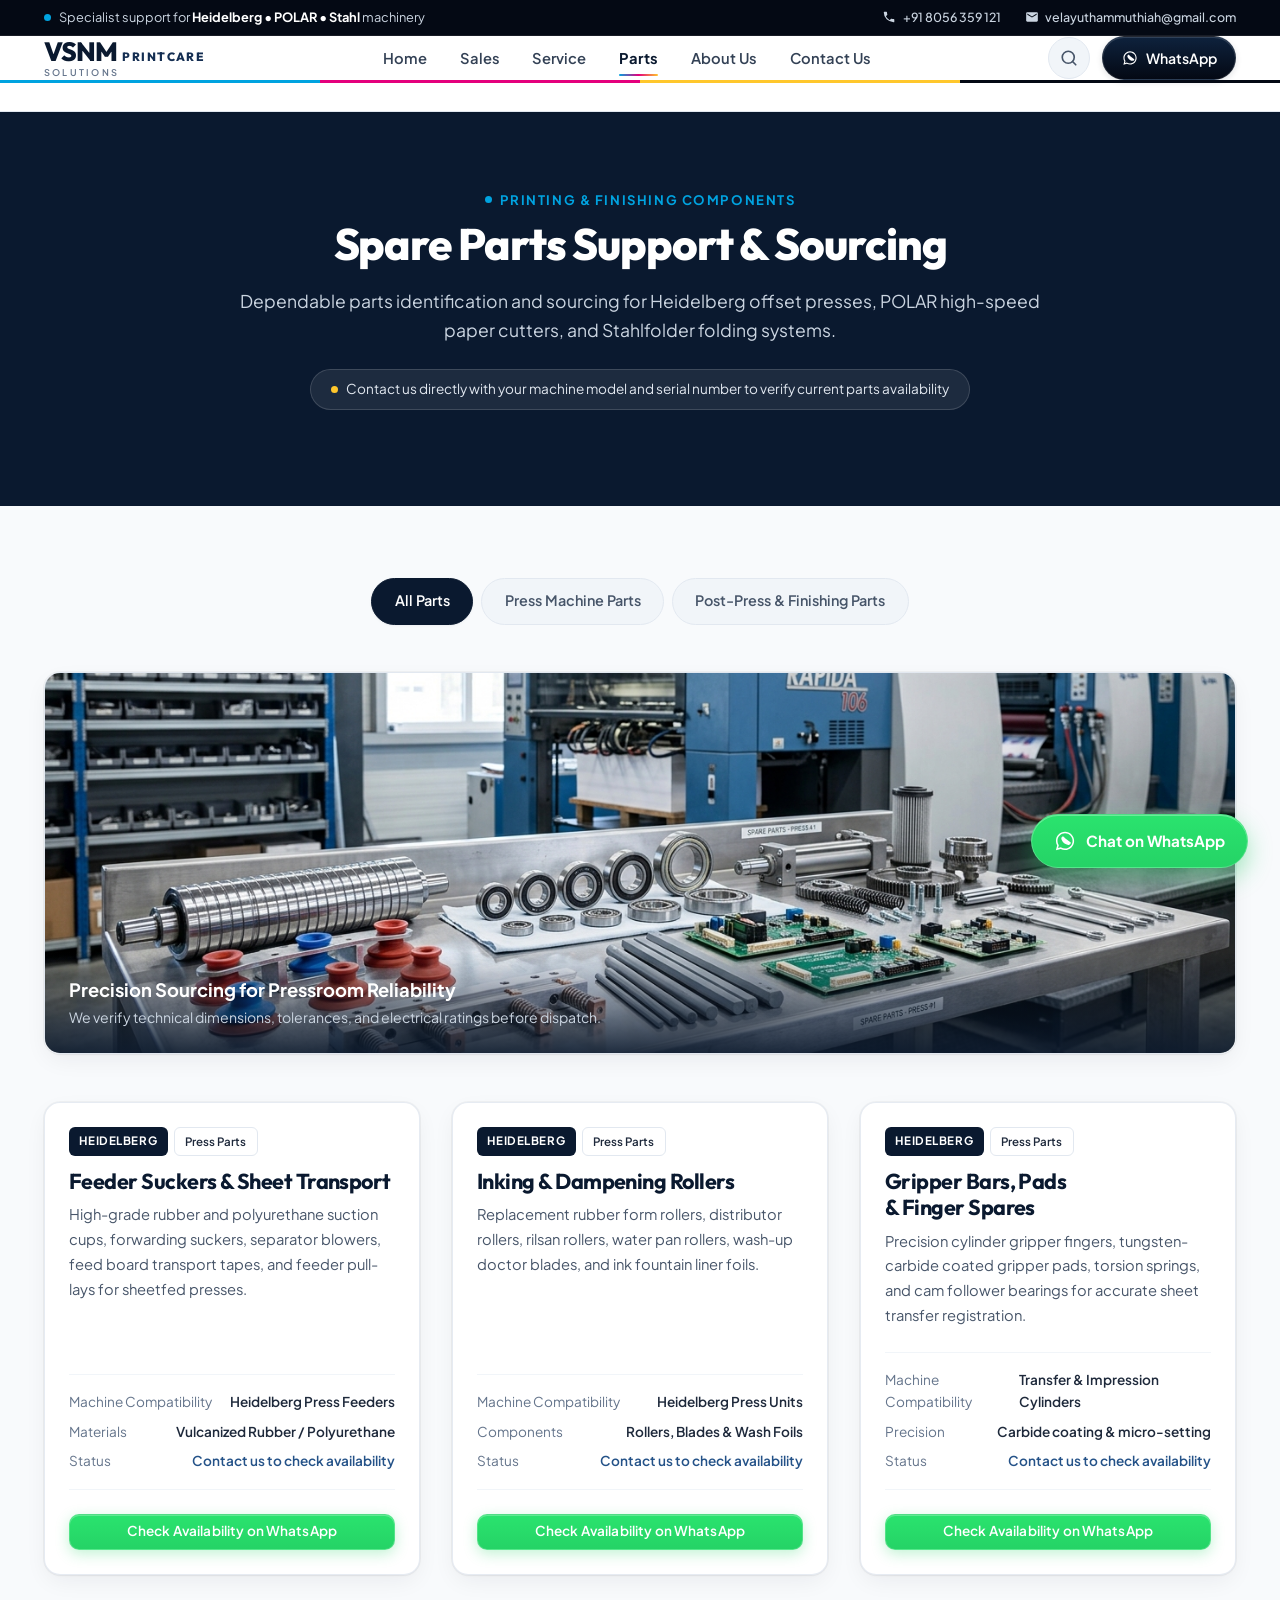
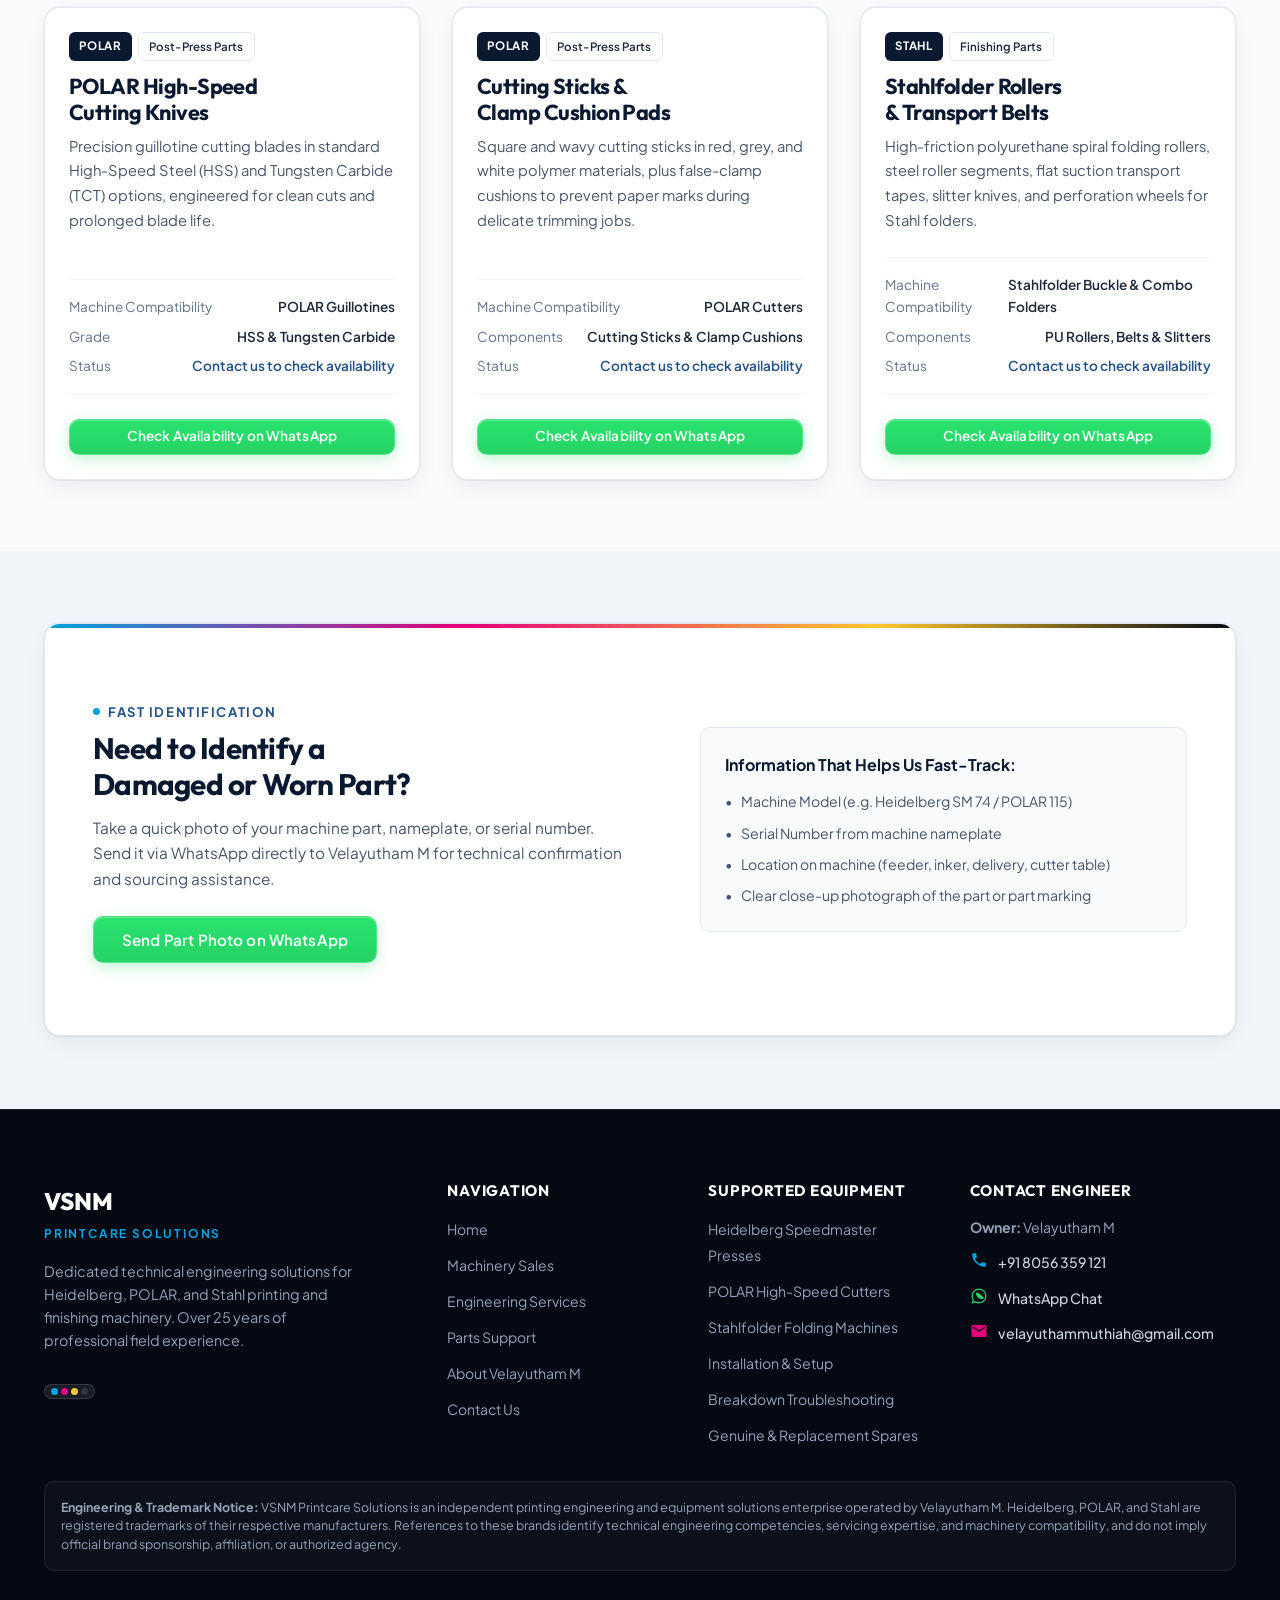
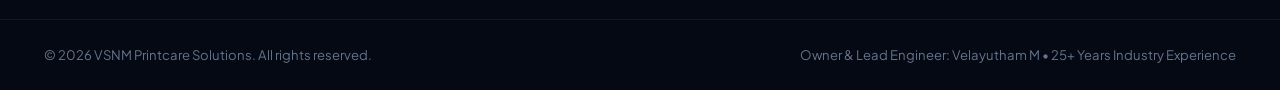
<file: parts.html>
<!DOCTYPE html>
<html lang="en">
<head>
  <meta charset="UTF-8">
  <meta name="viewport" content="width=device-width, initial-scale=1.0">
  <title>Printing Machine Spare Parts Support | VSNM Printcare Solutions</title>
  <meta name="description" content="Sourcing and availability support for Heidelberg press parts, POLAR cutter knives and sticks, and Stahlfolder folding rollers and belts.">
  <link rel="icon" type="image/svg+xml" href="data:image/svg+xml,%3Csvg xmlns='http://www.w3.org/2000/svg' viewBox='0 0 32 32'%3E%3Crect width='32' height='32' rx='6' fill='%230B192C'/%3E%3Ctext x='4' y='18' font-family='Arial, sans-serif' font-weight='900' font-size='11' fill='%23FFFFFF'%3EVSNM%3C/text%3E%3Ccircle cx='7' cy='25' r='2' fill='%2300A3E0'/%3E%3Ccircle cx='13' cy='25' r='2' fill='%23E4007C'/%3E%3Ccircle cx='19' cy='25' r='2' fill='%23FFC72C'/%3E%3Ccircle cx='25' cy='25' r='2' fill='%23ffffff'/%3E%3C/svg%3E">
  <link rel="stylesheet" href="assets/css/style.css">
</head>
<body>

  <!-- Top Strip -->
  <div class="header-topbar">
    <div class="container">
      <div class="topbar-badge">
        <span class="cmyk-dot cyan"></span>
        <span>Specialist support for <strong>Heidelberg &bull; POLAR &bull; Stahl</strong> machinery</span>
      </div>
      <div class="topbar-contact-group">
        <a href="tel:+918056359121" class="topbar-link">
          <svg viewBox="0 0 24 24"><path d="M6.62 10.79a15.05 15.05 0 006.59 6.59l2.2-2.2a1 1 0 011.02-.24 11.72 11.72 0 003.68.59 1 1 0 011 1V20a1 1 0 01-1 1A17 17 0 013 4a1 1 0 011-1h3.5a1 1 0 011 1 11.72 11.72 0 00.59 3.68 1 1 0 01-.24 1.02l-2.23 2.09z"/></svg>
          <span>+91 8056 359 121</span>
        </a>
        <a href="mailto:velayuthammuthiah@gmail.com" class="topbar-link">
          <svg viewBox="0 0 24 24"><path d="M20 4H4c-1.1 0-1.99.9-1.99 2L2 18c0 1.1.9 2 2 2h16c1.1 0 2-.9 2-2V6c0-1.1-.9-2-2-2zm0 4l-8 5-8-5V6l8 5 8-5v2z"/></svg>
          <span>velayuthammuthiah@gmail.com</span>
        </a>
      </div>
    </div>
  </div>

  <!-- Header -->
  <header class="site-header" role="banner">
    <div class="container">
      <div class="nav-container">
        
        <a href="index.html" class="brand-link" aria-label="VSNM Printcare Solutions Home">
          <div class="brand-logo-wrap">
            <div class="brand-title-row">
              <span class="brand-vsnm">VSNM</span>
              <span class="brand-printcare">PRINTCARE</span>
            </div>
            <div class="brand-solutions">SOLUTIONS</div>
          </div>
        </a>

        <nav class="main-nav" role="navigation" aria-label="Primary Navigation">
          <ul class="nav-list">
            <li><a href="index.html" class="nav-link">Home</a></li>
            <li><a href="sales.html" class="nav-link">Sales</a></li>
            <li><a href="service.html" class="nav-link">Service</a></li>
            <li><a href="parts.html" class="nav-link active" aria-current="page">Parts</a></li>
            <li><a href="about.html" class="nav-link">About Us</a></li>
            <li><a href="contact.html" class="nav-link">Contact Us</a></li>
          </ul>
        </nav>

        <div class="nav-actions">
          <button type="button" class="search-toggle-btn" data-search-trigger aria-label="Search website content">
            <svg width="18" height="18" viewBox="0 0 24 24" fill="none" stroke="currentColor" stroke-width="2.2" stroke-linecap="round" stroke-linejoin="round"><circle cx="11" cy="11" r="8"/><path d="m21 21-4.3-4.3"/></svg>
          </button>

          <a href="https://wa.me/918056359121?text=Hello%20Velayutham,%20I%20am%20enquiring%20about%20spare%20parts%20availability." 
             target="_blank" 
             rel="noopener noreferrer" 
             class="header-cta-btn">
            <svg viewBox="0 0 24 24"><path d="M12.04 2C6.58 2 2.13 6.45 2.13 11.91C2.13 13.66 2.59 15.36 3.45 16.86L2.05 22L7.3 20.62C8.75 21.41 10.38 21.83 12.04 21.83C17.5 21.83 21.95 17.38 21.95 11.92C21.95 9.27 20.92 6.78 19.05 4.91C17.18 3.03 14.69 2 12.04 2M12.05 3.67C14.25 3.67 16.31 4.53 17.87 6.09C19.42 7.65 20.28 9.72 20.28 11.92C20.28 16.46 16.58 20.15 12.04 20.15C10.56 20.15 9.11 19.76 7.85 19L7.55 18.83L4.43 19.65L5.26 16.61L5.06 16.29C4.24 14.99 3.8 13.47 3.8 11.91C3.81 7.37 7.5 3.67 12.05 3.67M9.53 7.03C9.36 7.03 9.09 7.1 8.87 7.33C8.64 7.57 8 8.17 8 9.38C8 10.59 8.89 11.76 9.01 11.93C9.13 12.1 10.73 14.56 13.2 15.63C13.8 15.89 14.25 16.03 14.61 16.15C15.21 16.34 15.77 16.31 16.21 16.24C16.7 16.17 17.71 15.63 17.92 15.03C18.13 14.43 18.13 13.92 18.06 13.81C18 13.7 17.85 13.63 17.61 13.51C17.38 13.39 16.26 12.84 16.05 12.77C15.84 12.69 15.69 12.65 15.54 12.89C15.39 13.12 14.95 13.63 14.82 13.78C14.69 13.93 14.56 13.95 14.33 13.83C14.1 13.71 13.36 13.47 12.48 12.69C11.79 12.08 11.33 11.32 11.2 11.1C11.08 10.87 11.19 10.74 11.31 10.63C11.41 10.52 11.54 10.36 11.66 10.22C11.78 10.08 11.82 9.97 11.9 9.81C11.98 9.65 11.94 9.51 11.88 9.39C11.82 9.27 11.37 8.16 11.18 7.71C11 7.27 10.81 7.33 10.67 7.32C10.54 7.32 10.38 7.31 10.23 7.31C10.08 7.31 9.83 7.37 9.62 7.6C9.41 7.83 8.82 8.38 8.82 9.51C8.82 10.64 9.65 11.72 9.77 11.88C9.88 12.04 11.41 14.39 13.76 15.4C14.32 15.65 14.75 15.79 15.1 15.9C15.67 16.08 16.2 16.05 16.61 15.99C17.07 15.92 18.03 15.41 18.23 14.85C18.43 14.28 18.43 13.8 18.37 13.7C18.31 13.6 18.16 13.53 17.93 13.42"/></svg>
            <span>WhatsApp</span>
          </a>

          <button id="mobileMenuToggle" class="menu-toggle-btn" type="button" aria-label="Open mobile navigation menu" aria-expanded="false">
            <span></span>
            <span></span>
            <span></span>
          </button>
        </div>

      </div>
    </div>
    <div class="cmyk-bar" aria-hidden="true">
      <span class="c-cyan"></span>
      <span class="c-magenta"></span>
      <span class="c-yellow"></span>
      <span class="c-black"></span>
    </div>
  </header>

  <!-- Mobile Drawer -->
  <div id="mobileNavDrawer" class="mobile-nav-drawer" role="dialog" aria-modal="true" aria-label="Mobile Navigation">
    <div class="mobile-drawer-inner">
      <div class="drawer-header">
        <div class="brand-title-row">
          <span class="brand-vsnm" style="font-size: 1.4rem;">VSNM</span>
          <span class="brand-printcare">PRINTCARE</span>
        </div>
        <button id="mobileDrawerClose" class="drawer-close-btn" type="button" aria-label="Close navigation menu">&times;</button>
      </div>

      <nav class="mobile-nav-links">
        <a href="index.html" class="mobile-nav-item">Home</a>
        <a href="sales.html" class="mobile-nav-item">Sales</a>
        <a href="service.html" class="mobile-nav-item">Service</a>
        <a href="parts.html" class="mobile-nav-item active">Parts</a>
        <a href="about.html" class="mobile-nav-item">About Us</a>
        <a href="contact.html" class="mobile-nav-item">Contact Us</a>
      </nav>

      <div class="mobile-drawer-contact">
        <div style="font-size: 0.75rem; font-weight: 700; text-transform: uppercase; color: var(--c-slate-400); letter-spacing: 0.08em;">
          Direct Engineering Support
        </div>
        <a href="tel:+918056359121"><strong>Velayutham M:</strong> +91 8056 359 121</a>
        <a href="mailto:velayuthammuthiah@gmail.com">velayuthammuthiah@gmail.com</a>
        <a href="https://wa.me/918056359121?text=Hello%20Velayutham,%20I%20am%20enquiring%20about%20spare%20parts." class="btn btn-whatsapp btn-sm" style="margin-top: 0.5rem; justify-content: center;">
          Chat on WhatsApp
        </a>
      </div>
    </div>
  </div>

  <main id="main-content">

    <!-- Page Hero Banner -->
    <section class="section section-dark" style="padding-block: var(--space-3xl) var(--space-2xl);">
      <div class="container">
        <div class="section-header text-center" style="max-width: 820px; margin-inline: auto;" data-animate="fade">
          <div class="section-eyebrow">
            <span class="cmyk-dot cyan"></span>
            <span>Printing &amp; Finishing Components</span>
          </div>
          <h1 class="section-title">
            Spare Parts Support &amp; Sourcing
          </h1>
          <p class="section-lead">
            Dependable parts identification and sourcing for Heidelberg offset presses, POLAR high-speed paper cutters, and Stahlfolder folding systems.
          </p>

          <div style="display: inline-flex; align-items: center; gap: 0.5rem; background: rgba(255, 255, 255, 0.08); padding: 0.5rem 1.25rem; border-radius: var(--radius-full); margin-top: 1.5rem; font-size: 0.85rem; border: 1px solid rgba(255, 255, 255, 0.15);">
            <span class="cmyk-dot yellow"></span>
            <span>Contact us directly with your machine model and serial number to verify current parts availability</span>
          </div>
        </div>
      </div>
    </section>

    <!-- Parts Categories & Grid -->
    <section class="section">
      <div class="container">
        
        <!-- Filter Tabs -->
        <div class="filter-tabs" data-filter-group data-target-cards=".product-card" data-animate="fade">
          <button type="button" class="tab-btn active" data-filter="all">All Parts</button>
          <button type="button" class="tab-btn" data-filter="press">Press Machine Parts</button>
          <button type="button" class="tab-btn" data-filter="postpress">Post-Press &amp; Finishing Parts</button>
        </div>

        <!-- Visual Parts Hero Image Banner -->
        <div class="parts-hero-banner" style="margin-bottom: var(--space-2xl); border-radius: var(--radius-lg); overflow: hidden; box-shadow: var(--shadow-card); border: 1px solid var(--c-slate-200); position: relative;" data-animate="zoom">
          <img src="assets/images/printing-parts.jpg" class="parts-hero-img" alt="Organized printing press spare parts including rollers suckers bearings and electronic boards" style="width: 100%; max-height: 380px; object-fit: cover;">
          <div class="parts-banner-caption" style="position: absolute; bottom: 0; inset-inline: 0; background: linear-gradient(0deg, rgba(11,25,44,0.9) 0%, transparent 100%); padding: var(--space-lg); color: #fff;">
            <div style="font-weight: 700; font-size: 1.15rem;">Precision Sourcing for Pressroom Reliability</div>
            <div style="font-size: 0.88rem; color: var(--c-slate-300);">We verify technical dimensions, tolerances, and electrical ratings before dispatch.</div>
          </div>
        </div>

        <div class="products-grid">

          <!-- Part 1: Heidelberg Feeder Suckers & Transport -->
          <article class="product-card" data-category="press" id="press-parts" data-animate="fade" data-delay="1">
            <div class="product-body">
              <div class="product-badge-group" style="position: static; margin-bottom: 0.75rem;">
                <span class="badge-brand">HEIDELBERG</span>
                <span class="badge-status">Press Parts</span>
              </div>
              <h3 class="product-title">Feeder Suckers &amp; Sheet Transport</h3>
              <p class="product-desc">
                High-grade rubber and polyurethane suction cups, forwarding suckers, separator blowers, feed board transport tapes, and feeder pull-lays for sheetfed presses.
              </p>
              <div class="product-specs">
                <div class="spec-row">
                  <span class="spec-key">Machine Compatibility</span>
                  <span class="spec-val">Heidelberg Press Feeders</span>
                </div>
                <div class="spec-row">
                  <span class="spec-key">Materials</span>
                  <span class="spec-val">Vulcanized Rubber / Polyurethane</span>
                </div>
                <div class="spec-row">
                  <span class="spec-key">Status</span>
                  <span class="spec-val" style="color: var(--c-navy-600);">Contact us to check availability</span>
                </div>
              </div>
              <a href="https://wa.me/918056359121?text=Hello%20Velayutham,%20I%20am%20enquiring%20about%20availability%20for%20Heidelberg%20Feeder%20Suckers%20and%20Sheet%20Transport%20parts." 
                 target="_blank" 
                 rel="noopener noreferrer" 
                 class="btn btn-whatsapp btn-sm" 
                 style="margin-top: auto;">
                Check Availability on WhatsApp
              </a>
            </div>
          </article>

          <!-- Part 2: Heidelberg Inking & Dampening Rollers -->
          <article class="product-card" data-category="press" data-animate="fade" data-delay="2">
            <div class="product-body">
              <div class="product-badge-group" style="position: static; margin-bottom: 0.75rem;">
                <span class="badge-brand">HEIDELBERG</span>
                <span class="badge-status">Press Parts</span>
              </div>
              <h3 class="product-title">Inking &amp; Dampening Rollers</h3>
              <p class="product-desc">
                Replacement rubber form rollers, distributor rollers, rilsan rollers, water pan rollers, wash-up doctor blades, and ink fountain liner foils.
              </p>
              <div class="product-specs">
                <div class="spec-row">
                  <span class="spec-key">Machine Compatibility</span>
                  <span class="spec-val">Heidelberg Press Units</span>
                </div>
                <div class="spec-row">
                  <span class="spec-key">Components</span>
                  <span class="spec-val">Rollers, Blades &amp; Wash Foils</span>
                </div>
                <div class="spec-row">
                  <span class="spec-key">Status</span>
                  <span class="spec-val" style="color: var(--c-navy-600);">Contact us to check availability</span>
                </div>
              </div>
              <a href="https://wa.me/918056359121?text=Hello%20Velayutham,%20I%20am%20enquiring%20about%20availability%20for%20Heidelberg%20Inking%20and%20Dampening%20Rollers." 
                 target="_blank" 
                 rel="noopener noreferrer" 
                 class="btn btn-whatsapp btn-sm" 
                 style="margin-top: auto;">
                Check Availability on WhatsApp
              </a>
            </div>
          </article>

          <!-- Part 3: Heidelberg Gripper Bars & Pads -->
          <article class="product-card" data-category="press" data-animate="fade" data-delay="3">
            <div class="product-body">
              <div class="product-badge-group" style="position: static; margin-bottom: 0.75rem;">
                <span class="badge-brand">HEIDELBERG</span>
                <span class="badge-status">Press Parts</span>
              </div>
              <h3 class="product-title">Gripper Bars, Pads &amp; Finger Spares</h3>
              <p class="product-desc">
                Precision cylinder gripper fingers, tungsten-carbide coated gripper pads, torsion springs, and cam follower bearings for accurate sheet transfer registration.
              </p>
              <div class="product-specs">
                <div class="spec-row">
                  <span class="spec-key">Machine Compatibility</span>
                  <span class="spec-val">Transfer &amp; Impression Cylinders</span>
                </div>
                <div class="spec-row">
                  <span class="spec-key">Precision</span>
                  <span class="spec-val">Carbide coating &amp; micro-setting</span>
                </div>
                <div class="spec-row">
                  <span class="spec-key">Status</span>
                  <span class="spec-val" style="color: var(--c-navy-600);">Contact us to check availability</span>
                </div>
              </div>
              <a href="https://wa.me/918056359121?text=Hello%20Velayutham,%20I%20am%20enquiring%20about%20availability%20for%20Heidelberg%20Gripper%20Bars%20and%20Pads." 
                 target="_blank" 
                 rel="noopener noreferrer" 
                 class="btn btn-whatsapp btn-sm" 
                 style="margin-top: auto;">
                Check Availability on WhatsApp
              </a>
            </div>
          </article>

          <!-- Part 4: POLAR High-Speed Cutter Knives -->
          <article class="product-card" data-category="postpress" id="postpress-parts" data-animate="fade" data-delay="1">
            <div class="product-body">
              <div class="product-badge-group" style="position: static; margin-bottom: 0.75rem;">
                <span class="badge-brand">POLAR</span>
                <span class="badge-status">Post-Press Parts</span>
              </div>
              <h3 class="product-title">POLAR High-Speed Cutting Knives</h3>
              <p class="product-desc">
                Precision guillotine cutting blades in standard High-Speed Steel (HSS) and Tungsten Carbide (TCT) options, engineered for clean cuts and prolonged blade life.
              </p>
              <div class="product-specs">
                <div class="spec-row">
                  <span class="spec-key">Machine Compatibility</span>
                  <span class="spec-val">POLAR Guillotines</span>
                </div>
                <div class="spec-row">
                  <span class="spec-key">Grade</span>
                  <span class="spec-val">HSS &amp; Tungsten Carbide</span>
                </div>
                <div class="spec-row">
                  <span class="spec-key">Status</span>
                  <span class="spec-val" style="color: var(--c-navy-600);">Contact us to check availability</span>
                </div>
              </div>
              <a href="https://wa.me/918056359121?text=Hello%20Velayutham,%20I%20am%20enquiring%20about%20availability%20for%20POLAR%20High-Speed%20Cutting%20Knives." 
                 target="_blank" 
                 rel="noopener noreferrer" 
                 class="btn btn-whatsapp btn-sm" 
                 style="margin-top: auto;">
                Check Availability on WhatsApp
              </a>
            </div>
          </article>

          <!-- Part 5: POLAR Cutting Sticks & Clamp Pads -->
          <article class="product-card" data-category="postpress" data-animate="fade" data-delay="2">
            <div class="product-body">
              <div class="product-badge-group" style="position: static; margin-bottom: 0.75rem;">
                <span class="badge-brand">POLAR</span>
                <span class="badge-status">Post-Press Parts</span>
              </div>
              <h3 class="product-title">Cutting Sticks &amp; Clamp Cushion Pads</h3>
              <p class="product-desc">
                Square and wavy cutting sticks in red, grey, and white polymer materials, plus false-clamp cushions to prevent paper marks during delicate trimming jobs.
              </p>
              <div class="product-specs">
                <div class="spec-row">
                  <span class="spec-key">Machine Compatibility</span>
                  <span class="spec-val">POLAR Cutters</span>
                </div>
                <div class="spec-row">
                  <span class="spec-key">Components</span>
                  <span class="spec-val">Cutting Sticks &amp; Clamp Cushions</span>
                </div>
                <div class="spec-row">
                  <span class="spec-key">Status</span>
                  <span class="spec-val" style="color: var(--c-navy-600);">Contact us to check availability</span>
                </div>
              </div>
              <a href="https://wa.me/918056359121?text=Hello%20Velayutham,%20I%20am%20enquiring%20about%20availability%20for%20POLAR%20Cutting%20Sticks%20and%20Clamp%20Pads." 
                 target="_blank" 
                 rel="noopener noreferrer" 
                 class="btn btn-whatsapp btn-sm" 
                 style="margin-top: auto;">
                Check Availability on WhatsApp
              </a>
            </div>
          </article>

          <!-- Part 6: Stahlfolder Folding Rollers & Belts -->
          <article class="product-card" data-category="postpress" data-animate="fade" data-delay="3">
            <div class="product-body">
              <div class="product-badge-group" style="position: static; margin-bottom: 0.75rem;">
                <span class="badge-brand">STAHL</span>
                <span class="badge-status">Finishing Parts</span>
              </div>
              <h3 class="product-title">Stahlfolder Rollers &amp; Transport Belts</h3>
              <p class="product-desc">
                High-friction polyurethane spiral folding rollers, steel roller segments, flat suction transport tapes, slitter knives, and perforation wheels for Stahl folders.
              </p>
              <div class="product-specs">
                <div class="spec-row">
                  <span class="spec-key">Machine Compatibility</span>
                  <span class="spec-val">Stahlfolder Buckle &amp; Combo Folders</span>
                </div>
                <div class="spec-row">
                  <span class="spec-key">Components</span>
                  <span class="spec-val">PU Rollers, Belts &amp; Slitters</span>
                </div>
                <div class="spec-row">
                  <span class="spec-key">Status</span>
                  <span class="spec-val" style="color: var(--c-navy-600);">Contact us to check availability</span>
                </div>
              </div>
              <a href="https://wa.me/918056359121?text=Hello%20Velayutham,%20I%20am%20enquiring%20about%20availability%20for%20Stahlfolder%20Folding%20Rollers%20and%20Belts." 
                 target="_blank" 
                 rel="noopener noreferrer" 
                 class="btn btn-whatsapp btn-sm" 
                 style="margin-top: auto;">
                Check Availability on WhatsApp
              </a>
            </div>
          </article>

        </div>

      </div>
    </section>

    <!-- Quick Photo Verification Assistance -->
    <section class="section section-tint">
      <div class="container">
        <div class="contact-hero-card" style="background: var(--c-white); color: var(--c-slate-800); border: 1px solid var(--c-slate-200); box-shadow: var(--shadow-card);" data-animate="zoom">
          <div class="contact-hero-grid">
            <div>
              <div class="section-eyebrow">
                <span class="cmyk-dot cyan"></span>
                <span>Fast Identification</span>
              </div>
              <h2 style="font-size: 1.85rem; margin-bottom: 0.75rem; color: var(--c-navy-900);">
                Need to Identify a Damaged or Worn Part?
              </h2>
              <p style="font-size: 0.96rem; color: var(--c-slate-600); margin-bottom: 1.5rem;">
                Take a quick photo of your machine part, nameplate, or serial number. Send it via WhatsApp directly to Velayutham M for technical confirmation and sourcing assistance.
              </p>
              <a href="https://wa.me/918056359121?text=Hello%20Velayutham,%20I%20am%20sending%20a%20photo%20of%20a%20spare%20part%20to%20verify%20identification%20and%20availability." 
                 target="_blank" 
                 rel="noopener noreferrer" 
                 class="btn btn-whatsapp">
                Send Part Photo on WhatsApp
              </a>
            </div>

            <div style="background: var(--c-slate-50); border: 1px solid var(--c-slate-200); border-radius: var(--radius-md); padding: var(--space-lg);">
              <div style="font-weight: 700; color: var(--c-navy-900); margin-bottom: 0.75rem;">Information That Helps Us Fast-Track:</div>
              <ul style="font-size: 0.88rem; color: var(--c-slate-600); display: flex; flex-direction: column; gap: 0.5rem;">
                <li style="display: flex; gap: 0.5rem;">&bull; <span>Machine Model (e.g. Heidelberg SM 74 / POLAR 115)</span></li>
                <li style="display: flex; gap: 0.5rem;">&bull; <span>Serial Number from machine nameplate</span></li>
                <li style="display: flex; gap: 0.5rem;">&bull; <span>Location on machine (feeder, inker, delivery, cutter table)</span></li>
                <li style="display: flex; gap: 0.5rem;">&bull; <span>Clear close-up photograph of the part or part marking</span></li>
              </ul>
            </div>
          </div>
        </div>
      </div>
    </section>

  </main>

  <!-- Floating WhatsApp -->
  <a href="https://wa.me/918056359121?text=Hello%20Velayutham,%20I%20am%20enquiring%20about%20printing%20machinery%20parts." 
     target="_blank" 
     rel="noopener noreferrer" 
     class="floating-whatsapp-btn" 
     aria-label="Chat on WhatsApp">
    <svg viewBox="0 0 24 24"><path d="M12.04 2C6.58 2 2.13 6.45 2.13 11.91C2.13 13.66 2.59 15.36 3.45 16.86L2.05 22L7.3 20.62C8.75 21.41 10.38 21.83 12.04 21.83C17.5 21.83 21.95 17.38 21.95 11.92C21.95 9.27 20.92 6.78 19.05 4.91C17.18 3.03 14.69 2 12.04 2M12.05 3.67C14.25 3.67 16.31 4.53 17.87 6.09C19.42 7.65 20.28 9.72 20.28 11.92C20.28 16.46 16.58 20.15 12.04 20.15C10.56 20.15 9.11 19.76 7.85 19L7.55 18.83L4.43 19.65L5.26 16.61L5.06 16.29C4.24 14.99 3.8 13.47 3.8 11.91C3.81 7.37 7.5 3.67 12.05 3.67M9.53 7.03C9.36 7.03 9.09 7.1 8.87 7.33C8.64 7.57 8 8.17 8 9.38C8 10.59 8.89 11.76 9.01 11.93C9.13 12.1 10.73 14.56 13.2 15.63C13.8 15.89 14.25 16.03 14.61 16.15C15.21 16.34 15.77 16.31 16.21 16.24C16.7 16.17 17.71 15.63 17.92 15.03C18.13 14.43 18.13 13.92 18.06 13.81C18 13.7 17.85 13.63 17.61 13.51C17.38 13.39 16.26 12.84 16.05 12.77C15.84 12.69 15.69 12.65 15.54 12.89C15.39 13.12 14.95 13.63 14.82 13.78C14.69 13.93 14.56 13.95 14.33 13.83C14.1 13.71 13.36 13.47 12.48 12.69C11.79 12.08 11.33 11.32 11.2 11.1C11.08 10.87 11.19 10.74 11.31 10.63C11.41 10.52 11.54 10.36 11.66 10.22C11.78 10.08 11.82 9.97 11.9 9.81C11.98 9.65 11.94 9.51 11.88 9.39C11.82 9.27 11.37 8.16 11.18 7.71C11 7.27 10.81 7.33 10.67 7.32C10.54 7.32 10.38 7.31 10.23 7.31C10.08 7.31 9.83 7.37 9.62 7.6C9.41 7.83 8.82 8.38 8.82 9.51C8.82 10.64 9.65 11.72 9.77 11.88C9.88 12.04 11.41 14.39 13.76 15.4C14.32 15.65 14.75 15.79 15.1 15.9C15.67 16.08 16.2 16.05 16.61 15.99C17.07 15.92 18.03 15.41 18.23 14.85C18.43 14.28 18.43 13.8 18.37 13.7C18.31 13.6 18.16 13.53 17.93 13.42"/></svg>
    <span>Chat on WhatsApp</span>
  </a>

  <!-- Search Modal -->
  <div id="searchModal" class="search-modal" role="dialog" aria-modal="true" aria-label="Site Search">
    <div class="search-card">
      <div class="search-input-wrap">
        <svg class="search-icon-svg" viewBox="0 0 24 24" fill="none" stroke="currentColor" stroke-width="2.2" stroke-linecap="round" stroke-linejoin="round"><circle cx="11" cy="11" r="8"/><path d="m21 21-4.3-4.3"/></svg>
        <input type="search" id="siteSearchInput" class="search-input" placeholder="Search machinery, services, parts..." autocomplete="off">
        <button id="searchCloseBtn" class="search-close-btn" type="button">ESC</button>
      </div>
      <div id="searchResultsArea" class="search-results-area" role="region" aria-live="polite"></div>
    </div>
  </div>

  <!-- Footer -->
  <footer class="site-footer" role="contentinfo">
    <div class="footer-top">
      <div class="container">
        <div class="footer-grid">
          <div>
            <div class="footer-brand-title">VSNM</div>
            <div class="footer-brand-sub">PRINTCARE SOLUTIONS</div>
            <p class="footer-desc">
              Dedicated technical engineering solutions for Heidelberg, POLAR, and Stahl printing and finishing machinery. Over 25 years of professional field experience.
            </p>
            <div class="cmyk-line-pill">
              <span class="cmyk-dot cyan"></span>
              <span class="cmyk-dot magenta"></span>
              <span class="cmyk-dot yellow"></span>
              <span class="cmyk-dot black"></span>
            </div>
          </div>

          <div>
            <h3 class="footer-col-title">Navigation</h3>
            <ul class="footer-links">
              <li><a href="index.html">Home</a></li>
              <li><a href="sales.html">Machinery Sales</a></li>
              <li><a href="service.html">Engineering Services</a></li>
              <li><a href="parts.html">Parts Support</a></li>
              <li><a href="about.html">About Velayutham M</a></li>
              <li><a href="contact.html">Contact Us</a></li>
            </ul>
          </div>

          <div>
            <h3 class="footer-col-title">Supported Equipment</h3>
            <ul class="footer-links">
              <li><a href="sales.html#press-machines">Heidelberg Speedmaster Presses</a></li>
              <li><a href="sales.html#postpress-machines">POLAR High-Speed Cutters</a></li>
              <li><a href="sales.html#postpress-machines">Stahlfolder Folding Machines</a></li>
              <li><a href="service.html#installation">Installation &amp; Setup</a></li>
              <li><a href="service.html#breakdown">Breakdown Troubleshooting</a></li>
              <li><a href="parts.html">Genuine &amp; Replacement Spares</a></li>
            </ul>
          </div>

          <div>
            <h3 class="footer-col-title">Contact Engineer</h3>
            <div class="footer-contact-item">
              <span><strong>Owner:</strong> Velayutham M</span>
            </div>
            <div class="footer-contact-item">
              <svg width="18" height="18" viewBox="0 0 24 24" fill="currentColor" style="color: var(--c-cyan);"><path d="M6.62 10.79a15.05 15.05 0 006.59 6.59l2.2-2.2a1 1 0 011.02-.24 11.72 11.72 0 003.68.59 1 1 0 011 1V20a1 1 0 01-1 1A17 17 0 013 4a1 1 0 011-1h3.5a1 1 0 011 1 11.72 11.72 0 00.59 3.68 1 1 0 01-.24 1.02l-2.23 2.09z"/></svg>
              <a href="tel:+918056359121">+91 8056 359 121</a>
            </div>
            <div class="footer-contact-item">
              <svg width="18" height="18" viewBox="0 0 24 24" fill="currentColor" style="color: var(--c-whatsapp);"><path d="M12.04 2C6.58 2 2.13 6.45 2.13 11.91C2.13 13.66 2.59 15.36 3.45 16.86L2.05 22L7.3 20.62C8.75 21.41 10.38 21.83 12.04 21.83C17.5 21.83 21.95 17.38 21.95 11.92C21.95 9.27 20.92 6.78 19.05 4.91C17.18 3.03 14.69 2 12.04 2M12.05 3.67C14.25 3.67 16.31 4.53 17.87 6.09C19.42 7.65 20.28 9.72 20.28 11.92C20.28 16.46 16.58 20.15 12.04 20.15C10.56 20.15 9.11 19.76 7.85 19L7.55 18.83L4.43 19.65L5.26 16.61L5.06 16.29C4.24 14.99 3.8 13.47 3.8 11.91C3.81 7.37 7.5 3.67 12.05 3.67M9.53 7.03C9.36 7.03 9.09 7.1 8.87 7.33C8.64 7.57 8 8.17 8 9.38C8 10.59 8.89 11.76 9.01 11.93C9.13 12.1 10.73 14.56 13.2 15.63C13.8 15.89 14.25 16.03 14.61 16.15C15.21 16.34 15.77 16.31 16.21 16.24C16.7 16.17 17.71 15.63 17.92 15.03C18.13 14.43 18.13 13.92 18.06 13.81C18 13.7 17.85 13.63 17.61 13.51C17.38 13.39 16.26 12.84 16.05 12.77C15.84 12.69 15.69 12.65 15.54 12.89C15.39 13.12 14.95 13.63 14.82 13.78C14.69 13.93 14.56 13.95 14.33 13.83C14.1 13.71 13.36 13.47 12.48 12.69C11.79 12.08 11.33 11.32 11.2 11.1C11.08 10.87 11.19 10.74 11.31 10.63C11.41 10.52 11.54 10.36 11.66 10.22C11.78 10.08 11.82 9.97 11.9 9.81C11.98 9.65 11.94 9.51 11.88 9.39C11.82 9.27 11.37 8.16 11.18 7.71C11 7.27 10.81 7.33 10.67 7.32C10.54 7.32 10.38 7.31 10.23 7.31C10.08 7.31 9.83 7.37 9.62 7.6C9.41 7.83 8.82 8.38 8.82 9.51C8.82 10.64 9.65 11.72 9.77 11.88C9.88 12.04 11.41 14.39 13.76 15.4C14.32 15.65 14.75 15.79 15.1 15.9C15.67 16.08 16.2 16.05 16.61 15.99C17.07 15.92 18.03 15.41 18.23 14.85C18.43 14.28 18.43 13.8 18.37 13.7C18.31 13.6 18.16 13.53 17.93 13.42"/></svg>
              <a href="https://wa.me/918056359121" target="_blank" rel="noopener noreferrer">WhatsApp Chat</a>
            </div>
            <div class="footer-contact-item">
              <svg width="18" height="18" viewBox="0 0 24 24" fill="currentColor" style="color: var(--c-magenta);"><path d="M20 4H4c-1.1 0-1.99.9-1.99 2L2 18c0 1.1.9 2 2 2h16c1.1 0 2-.9 2-2V6c0-1.1-.9-2-2-2zm0 4l-8 5-8-5V6l8 5 8-5v2z"/></svg>
              <a href="mailto:velayuthammuthiah@gmail.com">velayuthammuthiah@gmail.com</a>
            </div>
          </div>
        </div>

        <div class="footer-disclaimer-box">
          <strong>Engineering &amp; Trademark Notice:</strong> VSNM Printcare Solutions is an independent printing engineering and equipment solutions enterprise operated by Velayutham M. Heidelberg, POLAR, and Stahl are registered trademarks of their respective manufacturers. References to these brands identify technical engineering competencies, servicing expertise, and machinery compatibility, and do not imply official brand sponsorship, affiliation, or authorized agency.
        </div>
      </div>
    </div>

    <div class="footer-bottom">
      <div class="container">
        <div class="footer-bottom-inner">
          <div>&copy; 2026 VSNM Printcare Solutions. All rights reserved.</div>
          <div>Owner &amp; Lead Engineer: Velayutham M &bull; 25+ Years Industry Experience</div>
        </div>
      </div>
    </div>
  </footer>

  <script src="assets/js/search-data.js"></script>
  <script src="assets/js/main.js"></script>
</body>
</html>
</file>
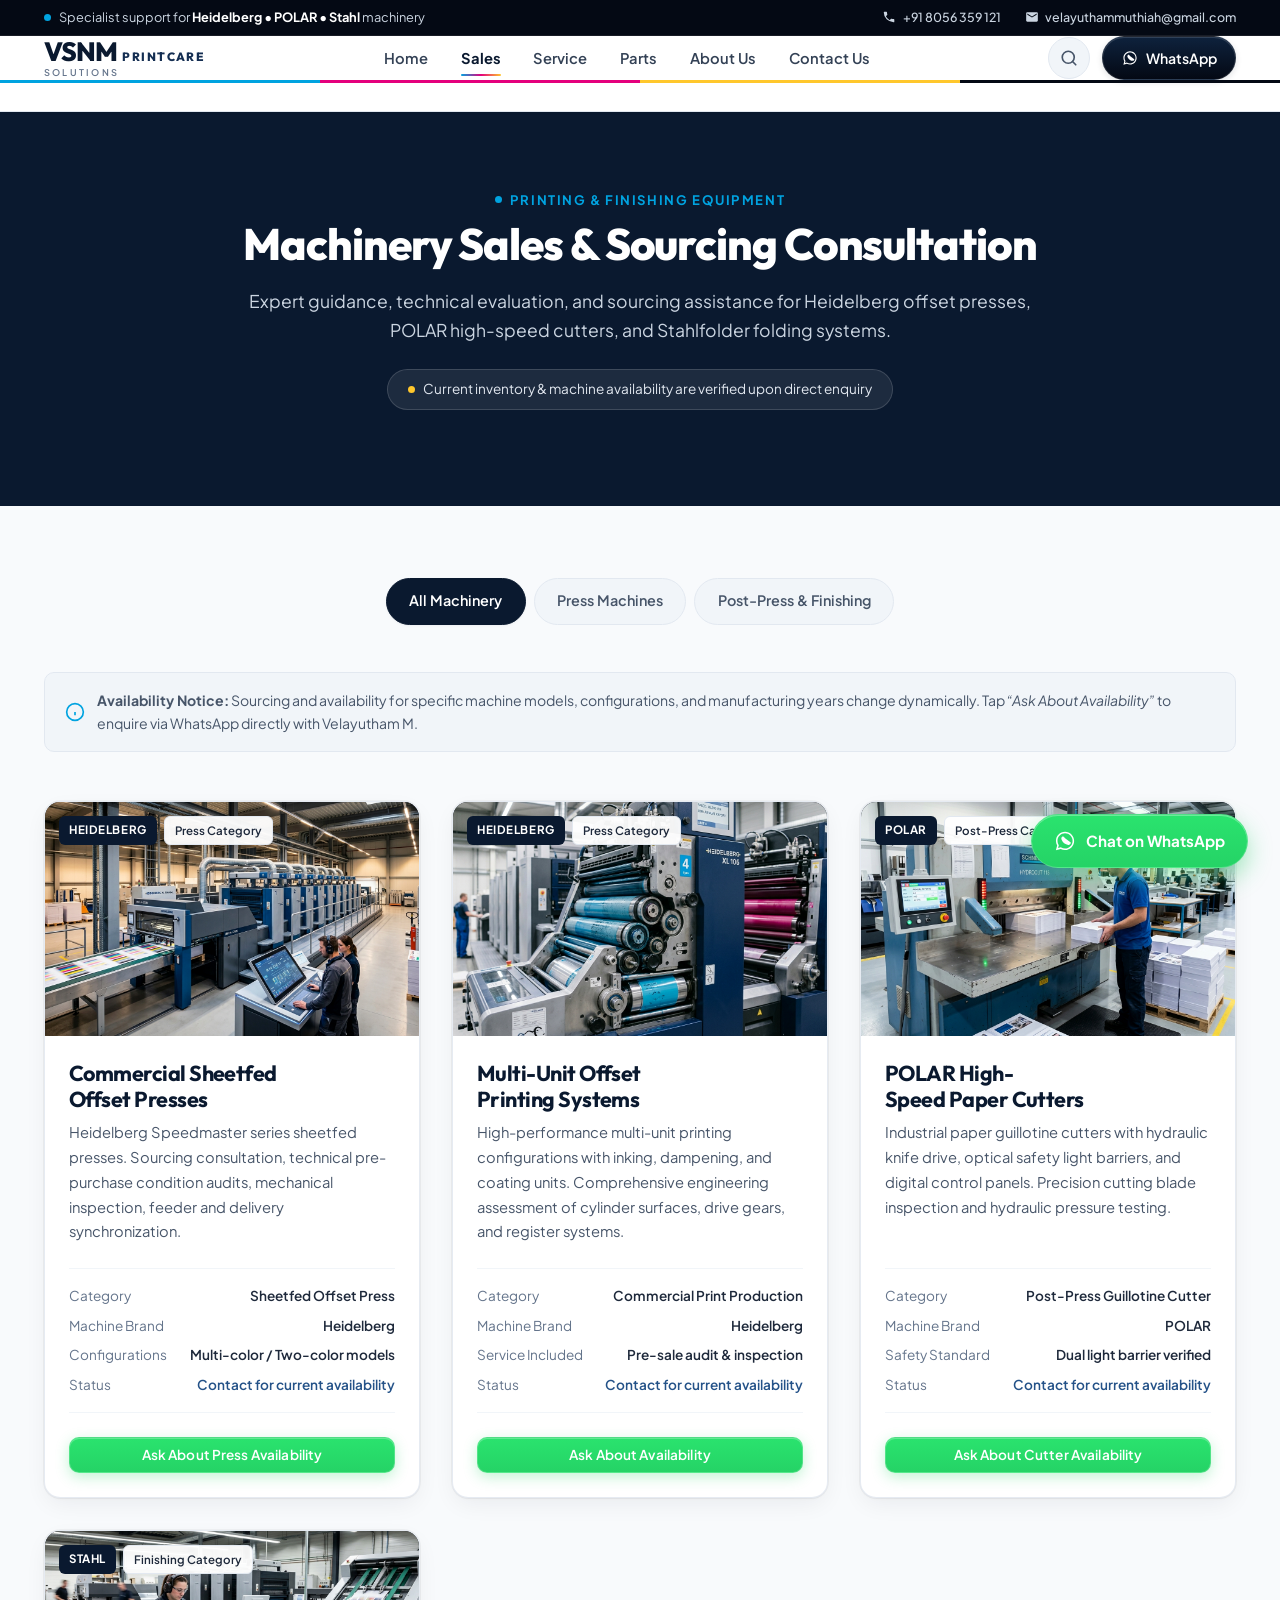
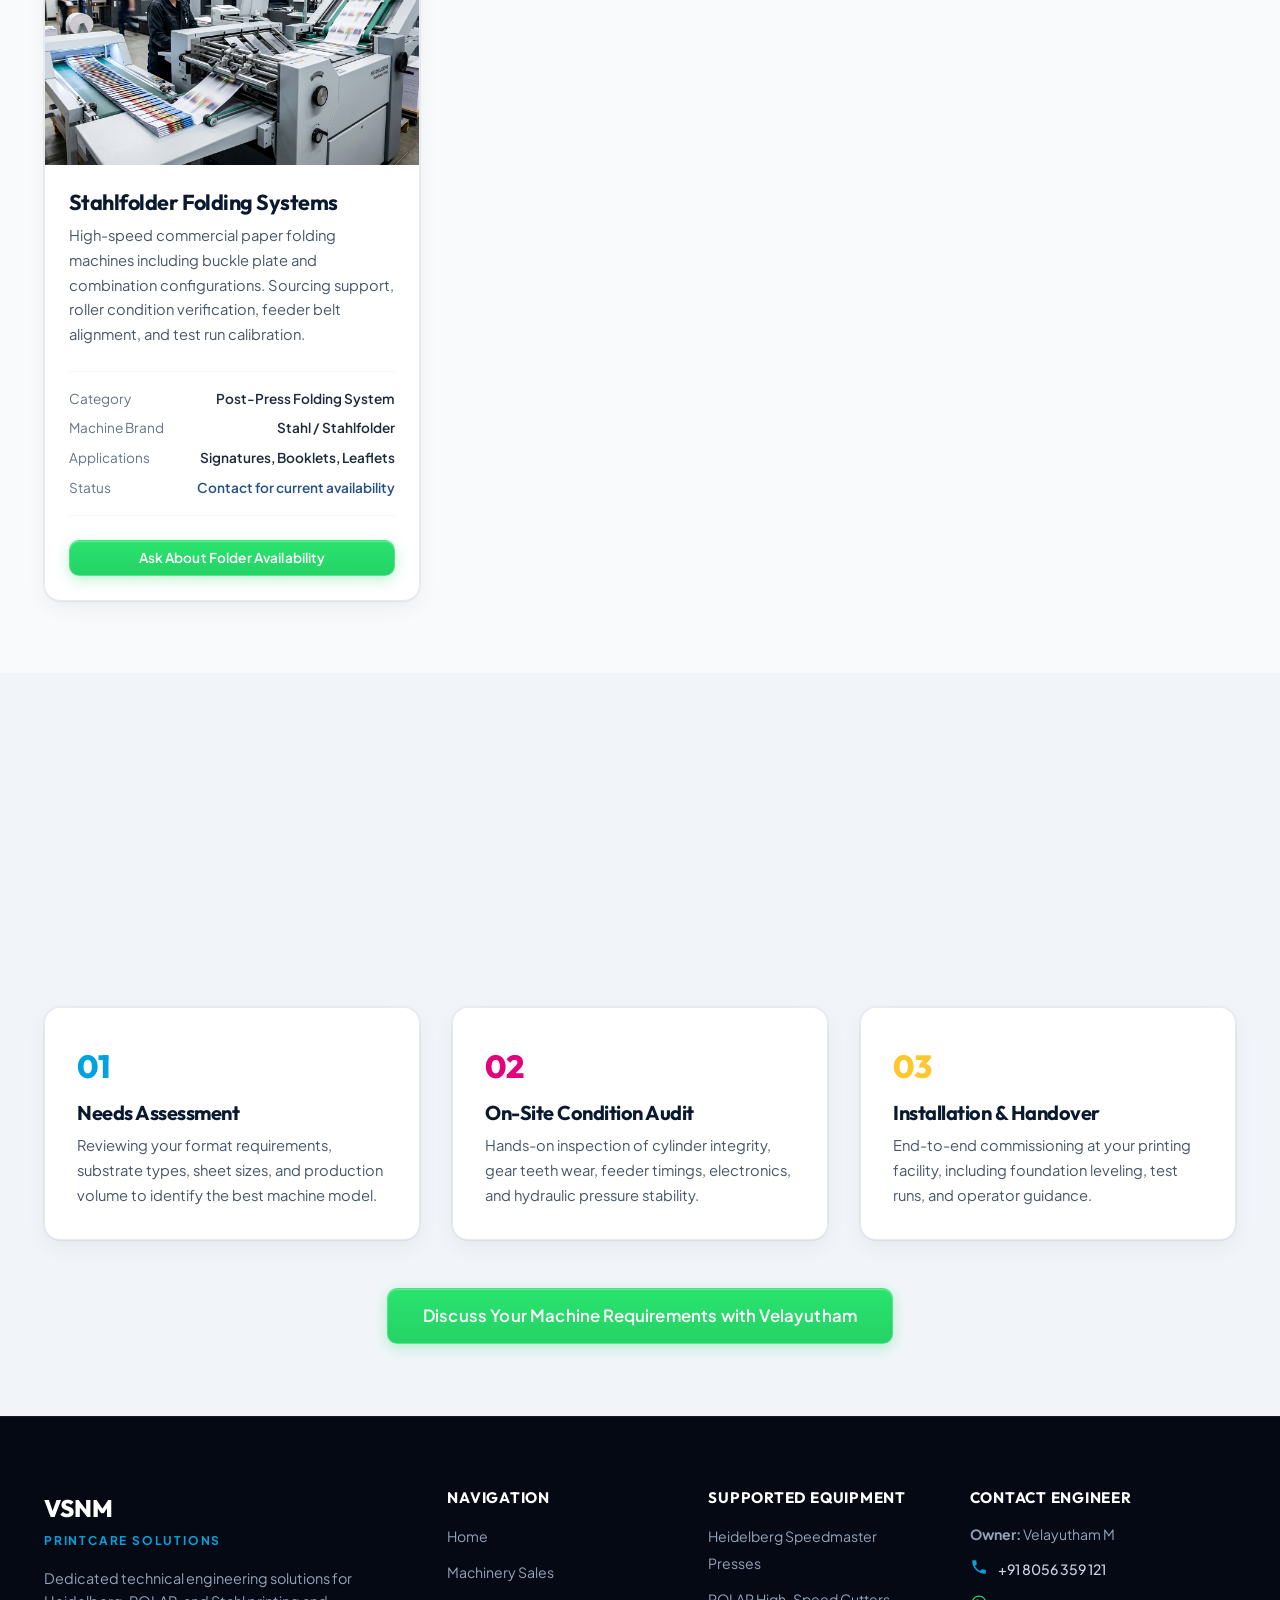
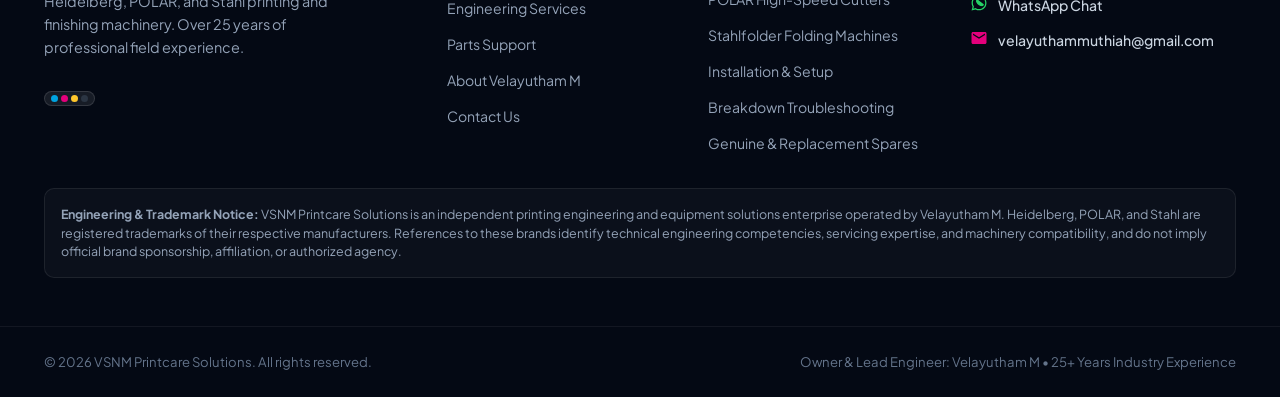
<file: sales.html>
<!DOCTYPE html>
<html lang="en">
<head>
  <meta charset="UTF-8">
  <meta name="viewport" content="width=device-width, initial-scale=1.0">
  <title>Printing Machinery Sales & Sourcing | VSNM Printcare Solutions</title>
  <meta name="description" content="Explore press and post-press machinery sourcing and availability. Specialized consultation for Heidelberg offset presses, POLAR cutters, and Stahlfolder folding systems.">
  <link rel="icon" type="image/svg+xml" href="data:image/svg+xml,%3Csvg xmlns='http://www.w3.org/2000/svg' viewBox='0 0 32 32'%3E%3Crect width='32' height='32' rx='6' fill='%230B192C'/%3E%3Ctext x='4' y='18' font-family='Arial, sans-serif' font-weight='900' font-size='11' fill='%23FFFFFF'%3EVSNM%3C/text%3E%3Ccircle cx='7' cy='25' r='2' fill='%2300A3E0'/%3E%3Ccircle cx='13' cy='25' r='2' fill='%23E4007C'/%3E%3Ccircle cx='19' cy='25' r='2' fill='%23FFC72C'/%3E%3Ccircle cx='25' cy='25' r='2' fill='%23ffffff'/%3E%3C/svg%3E">
  <link rel="stylesheet" href="assets/css/style.css">
</head>
<body>

  <!-- Top Strip -->
  <div class="header-topbar">
    <div class="container">
      <div class="topbar-badge">
        <span class="cmyk-dot cyan"></span>
        <span>Specialist support for <strong>Heidelberg &bull; POLAR &bull; Stahl</strong> machinery</span>
      </div>
      <div class="topbar-contact-group">
        <a href="tel:+918056359121" class="topbar-link">
          <svg viewBox="0 0 24 24"><path d="M6.62 10.79a15.05 15.05 0 006.59 6.59l2.2-2.2a1 1 0 011.02-.24 11.72 11.72 0 003.68.59 1 1 0 011 1V20a1 1 0 01-1 1A17 17 0 013 4a1 1 0 011-1h3.5a1 1 0 011 1 11.72 11.72 0 00.59 3.68 1 1 0 01-.24 1.02l-2.23 2.09z"/></svg>
          <span>+91 8056 359 121</span>
        </a>
        <a href="mailto:velayuthammuthiah@gmail.com" class="topbar-link">
          <svg viewBox="0 0 24 24"><path d="M20 4H4c-1.1 0-1.99.9-1.99 2L2 18c0 1.1.9 2 2 2h16c1.1 0 2-.9 2-2V6c0-1.1-.9-2-2-2zm0 4l-8 5-8-5V6l8 5 8-5v2z"/></svg>
          <span>velayuthammuthiah@gmail.com</span>
        </a>
      </div>
    </div>
  </div>

  <!-- Header -->
  <header class="site-header" role="banner">
    <div class="container">
      <div class="nav-container">
        
        <a href="index.html" class="brand-link" aria-label="VSNM Printcare Solutions Home">
          <div class="brand-logo-wrap">
            <div class="brand-title-row">
              <span class="brand-vsnm">VSNM</span>
              <span class="brand-printcare">PRINTCARE</span>
            </div>
            <div class="brand-solutions">SOLUTIONS</div>
          </div>
        </a>

        <nav class="main-nav" role="navigation" aria-label="Primary Navigation">
          <ul class="nav-list">
            <li><a href="index.html" class="nav-link">Home</a></li>
            <li><a href="sales.html" class="nav-link active" aria-current="page">Sales</a></li>
            <li><a href="service.html" class="nav-link">Service</a></li>
            <li><a href="parts.html" class="nav-link">Parts</a></li>
            <li><a href="about.html" class="nav-link">About Us</a></li>
            <li><a href="contact.html" class="nav-link">Contact Us</a></li>
          </ul>
        </nav>

        <div class="nav-actions">
          <button type="button" class="search-toggle-btn" data-search-trigger aria-label="Search website content">
            <svg width="18" height="18" viewBox="0 0 24 24" fill="none" stroke="currentColor" stroke-width="2.2" stroke-linecap="round" stroke-linejoin="round"><circle cx="11" cy="11" r="8"/><path d="m21 21-4.3-4.3"/></svg>
          </button>

          <a href="https://wa.me/918056359121?text=Hello%20Velayutham,%20I%20am%20enquiring%20about%20printing%20machinery%20sales." 
             target="_blank" 
             rel="noopener noreferrer" 
             class="header-cta-btn">
            <svg viewBox="0 0 24 24"><path d="M12.04 2C6.58 2 2.13 6.45 2.13 11.91C2.13 13.66 2.59 15.36 3.45 16.86L2.05 22L7.3 20.62C8.75 21.41 10.38 21.83 12.04 21.83C17.5 21.83 21.95 17.38 21.95 11.92C21.95 9.27 20.92 6.78 19.05 4.91C17.18 3.03 14.69 2 12.04 2M12.05 3.67C14.25 3.67 16.31 4.53 17.87 6.09C19.42 7.65 20.28 9.72 20.28 11.92C20.28 16.46 16.58 20.15 12.04 20.15C10.56 20.15 9.11 19.76 7.85 19L7.55 18.83L4.43 19.65L5.26 16.61L5.06 16.29C4.24 14.99 3.8 13.47 3.8 11.91C3.81 7.37 7.5 3.67 12.05 3.67M9.53 7.03C9.36 7.03 9.09 7.1 8.87 7.33C8.64 7.57 8 8.17 8 9.38C8 10.59 8.89 11.76 9.01 11.93C9.13 12.1 10.73 14.56 13.2 15.63C13.8 15.89 14.25 16.03 14.61 16.15C15.21 16.34 15.77 16.31 16.21 16.24C16.7 16.17 17.71 15.63 17.92 15.03C18.13 14.43 18.13 13.92 18.06 13.81C18 13.7 17.85 13.63 17.61 13.51C17.38 13.39 16.26 12.84 16.05 12.77C15.84 12.69 15.69 12.65 15.54 12.89C15.39 13.12 14.95 13.63 14.82 13.78C14.69 13.93 14.56 13.95 14.33 13.83C14.1 13.71 13.36 13.47 12.48 12.69C11.79 12.08 11.33 11.32 11.2 11.1C11.08 10.87 11.19 10.74 11.31 10.63C11.41 10.52 11.54 10.36 11.66 10.22C11.78 10.08 11.82 9.97 11.9 9.81C11.98 9.65 11.94 9.51 11.88 9.39C11.82 9.27 11.37 8.16 11.18 7.71C11 7.27 10.81 7.33 10.67 7.32C10.54 7.32 10.38 7.31 10.23 7.31C10.08 7.31 9.83 7.37 9.62 7.6C9.41 7.83 8.82 8.38 8.82 9.51C8.82 10.64 9.65 11.72 9.77 11.88C9.88 12.04 11.41 14.39 13.76 15.4C14.32 15.65 14.75 15.79 15.1 15.9C15.67 16.08 16.2 16.05 16.61 15.99C17.07 15.92 18.03 15.41 18.23 14.85C18.43 14.28 18.43 13.8 18.37 13.7C18.31 13.6 18.16 13.53 17.93 13.42"/></svg>
            <span>WhatsApp</span>
          </a>

          <button id="mobileMenuToggle" class="menu-toggle-btn" type="button" aria-label="Open mobile navigation menu" aria-expanded="false">
            <span></span>
            <span></span>
            <span></span>
          </button>
        </div>

      </div>
    </div>
    <div class="cmyk-bar" aria-hidden="true">
      <span class="c-cyan"></span>
      <span class="c-magenta"></span>
      <span class="c-yellow"></span>
      <span class="c-black"></span>
    </div>
  </header>

  <!-- Mobile Drawer -->
  <div id="mobileNavDrawer" class="mobile-nav-drawer" role="dialog" aria-modal="true" aria-label="Mobile Navigation">
    <div class="mobile-drawer-inner">
      <div class="drawer-header">
        <div class="brand-title-row">
          <span class="brand-vsnm" style="font-size: 1.4rem;">VSNM</span>
          <span class="brand-printcare">PRINTCARE</span>
        </div>
        <button id="mobileDrawerClose" class="drawer-close-btn" type="button" aria-label="Close navigation menu">&times;</button>
      </div>

      <nav class="mobile-nav-links">
        <a href="index.html" class="mobile-nav-item">Home</a>
        <a href="sales.html" class="mobile-nav-item active">Sales</a>
        <a href="service.html" class="mobile-nav-item">Service</a>
        <a href="parts.html" class="mobile-nav-item">Parts</a>
        <a href="about.html" class="mobile-nav-item">About Us</a>
        <a href="contact.html" class="mobile-nav-item">Contact Us</a>
      </nav>

      <div class="mobile-drawer-contact">
        <div style="font-size: 0.75rem; font-weight: 700; text-transform: uppercase; color: var(--c-slate-400); letter-spacing: 0.08em;">
          Direct Engineering Support
        </div>
        <a href="tel:+918056359121"><strong>Velayutham M:</strong> +91 8056 359 121</a>
        <a href="mailto:velayuthammuthiah@gmail.com">velayuthammuthiah@gmail.com</a>
        <a href="https://wa.me/918056359121?text=Hello%20Velayutham,%20I%20am%20enquiring%20about%20machinery%20sales." class="btn btn-whatsapp btn-sm" style="margin-top: 0.5rem; justify-content: center;">
          Chat on WhatsApp
        </a>
      </div>
    </div>
  </div>

  <main id="main-content">
    
    <!-- Page Hero Banner -->
    <section class="section section-dark" style="padding-block: var(--space-3xl) var(--space-2xl);">
      <div class="container">
        <div class="section-header text-center" style="max-width: 820px; margin-inline: auto;" data-animate="fade">
          <div class="section-eyebrow">
            <span class="cmyk-dot cyan"></span>
            <span>Printing &amp; Finishing Equipment</span>
          </div>
          <h1 class="section-title">
            Machinery Sales &amp; Sourcing Consultation
          </h1>
          <p class="section-lead">
            Expert guidance, technical evaluation, and sourcing assistance for Heidelberg offset presses, POLAR high-speed cutters, and Stahlfolder folding systems.
          </p>

          <div style="display: inline-flex; align-items: center; gap: 0.5rem; background: rgba(255, 255, 255, 0.08); padding: 0.5rem 1.25rem; border-radius: var(--radius-full); margin-top: 1.5rem; font-size: 0.85rem; border: 1px solid rgba(255, 255, 255, 0.15);">
            <span class="cmyk-dot yellow"></span>
            <span>Current inventory &amp; machine availability are verified upon direct enquiry</span>
          </div>
        </div>
      </div>
    </section>

    <!-- Machinery Categories Filter & Grid -->
    <section class="section">
      <div class="container">
        
        <!-- Filter Tabs -->
        <div class="filter-tabs" data-filter-group data-target-cards=".product-card" data-animate>
          <button type="button" class="tab-btn active" data-filter="all">All Machinery</button>
          <button type="button" class="tab-btn" data-filter="press">Press Machines</button>
          <button type="button" class="tab-btn" data-filter="postpress">Post-Press &amp; Finishing</button>
        </div>

        <!-- Notification Banner -->
        <div style="background: var(--c-slate-100); border: 1px solid var(--c-slate-200); border-radius: var(--radius-md); padding: 1rem 1.25rem; margin-bottom: var(--space-2xl); font-size: 0.88rem; color: var(--c-slate-600); display: flex; align-items: center; gap: 0.75rem;" data-animate>
          <svg width="20" height="20" viewBox="0 0 24 24" fill="none" stroke="currentColor" stroke-width="2" style="color: var(--c-cyan); flex-shrink: 0;"><circle cx="12" cy="12" r="10"/><path d="M12 16v-4"/><path d="M12 8h.01"/></svg>
          <div>
            <strong>Availability Notice:</strong> Sourcing and availability for specific machine models, configurations, and manufacturing years change dynamically. Tap <em>“Ask About Availability”</em> to enquire via WhatsApp directly with Velayutham M.
          </div>
        </div>

        <div class="products-grid">

          <!-- Machine 1: Heidelberg Multi-Color Offset Press -->
          <article class="product-card" data-category="press" id="press-machines" data-animate data-delay="1">
            <div class="product-image-wrap">
              <img src="assets/images/hero-press.jpg" alt="Heidelberg Speedmaster multi-color commercial offset press" loading="lazy">
              <div class="product-badge-group">
                <span class="badge-brand">HEIDELBERG</span>
                <span class="badge-status">Press Category</span>
              </div>
            </div>
            <div class="product-body">
              <h3 class="product-title">Commercial Sheetfed Offset Presses</h3>
              <p class="product-desc">
                Heidelberg Speedmaster series sheetfed presses. Sourcing consultation, technical pre-purchase condition audits, mechanical inspection, feeder and delivery synchronization.
              </p>
              <div class="product-specs">
                <div class="spec-row">
                  <span class="spec-key">Category</span>
                  <span class="spec-val">Sheetfed Offset Press</span>
                </div>
                <div class="spec-row">
                  <span class="spec-key">Machine Brand</span>
                  <span class="spec-val">Heidelberg</span>
                </div>
                <div class="spec-row">
                  <span class="spec-key">Configurations</span>
                  <span class="spec-val">Multi-color / Two-color models</span>
                </div>
                <div class="spec-row">
                  <span class="spec-key">Status</span>
                  <span class="spec-val" style="color: var(--c-navy-600);">Contact for current availability</span>
                </div>
              </div>
              <a href="https://wa.me/918056359121?text=Hello%20Velayutham,%20I%20am%20enquiring%20about%20availability%20for%20Heidelberg%20Commercial%20Sheetfed%20Offset%20Presses." 
                 target="_blank" 
                 rel="noopener noreferrer" 
                 class="btn btn-whatsapp btn-sm" 
                 style="margin-top: auto;">
                Ask About Press Availability
              </a>
            </div>
          </article>

          <!-- Machine 2: Heidelberg Multi-Tower Printing Units -->
          <article class="product-card" data-category="press" data-animate data-delay="2">
            <div class="product-image-wrap">
              <img src="assets/images/offset-press-units.jpg" alt="Close-up of Heidelberg offset printing press units with ink rollers" loading="lazy">
              <div class="product-badge-group">
                <span class="badge-brand">HEIDELBERG</span>
                <span class="badge-status">Press Category</span>
              </div>
            </div>
            <div class="product-body">
              <h3 class="product-title">Multi-Unit Offset Printing Systems</h3>
              <p class="product-desc">
                High-performance multi-unit printing configurations with inking, dampening, and coating units. Comprehensive engineering assessment of cylinder surfaces, drive gears, and register systems.
              </p>
              <div class="product-specs">
                <div class="spec-row">
                  <span class="spec-key">Category</span>
                  <span class="spec-val">Commercial Print Production</span>
                </div>
                <div class="spec-row">
                  <span class="spec-key">Machine Brand</span>
                  <span class="spec-val">Heidelberg</span>
                </div>
                <div class="spec-row">
                  <span class="spec-key">Service Included</span>
                  <span class="spec-val">Pre-sale audit &amp; inspection</span>
                </div>
                <div class="spec-row">
                  <span class="spec-key">Status</span>
                  <span class="spec-val" style="color: var(--c-navy-600);">Contact for current availability</span>
                </div>
              </div>
              <a href="https://wa.me/918056359121?text=Hello%20Velayutham,%20I%20am%20enquiring%20about%20availability%20for%20Heidelberg%20Multi-Unit%20Printing%20Systems." 
                 target="_blank" 
                 rel="noopener noreferrer" 
                 class="btn btn-whatsapp btn-sm" 
                 style="margin-top: auto;">
                Ask About Availability
              </a>
            </div>
          </article>

          <!-- Machine 3: POLAR High-Speed Cutters -->
          <article class="product-card" data-category="postpress" id="postpress-machines" data-animate data-delay="1">
            <div class="product-image-wrap">
              <img src="assets/images/polar-cutter.jpg" alt="POLAR high-speed paper guillotine cutter with stainless steel table" loading="lazy">
              <div class="product-badge-group">
                <span class="badge-brand">POLAR</span>
                <span class="badge-status">Post-Press Category</span>
              </div>
            </div>
            <div class="product-body">
              <h3 class="product-title">POLAR High-Speed Paper Cutters</h3>
              <p class="product-desc">
                Industrial paper guillotine cutters with hydraulic knife drive, optical safety light barriers, and digital control panels. Precision cutting blade inspection and hydraulic pressure testing.
              </p>
              <div class="product-specs">
                <div class="spec-row">
                  <span class="spec-key">Category</span>
                  <span class="spec-val">Post-Press Guillotine Cutter</span>
                </div>
                <div class="spec-row">
                  <span class="spec-key">Machine Brand</span>
                  <span class="spec-val">POLAR</span>
                </div>
                <div class="spec-row">
                  <span class="spec-key">Safety Standard</span>
                  <span class="spec-val">Dual light barrier verified</span>
                </div>
                <div class="spec-row">
                  <span class="spec-key">Status</span>
                  <span class="spec-val" style="color: var(--c-navy-600);">Contact for current availability</span>
                </div>
              </div>
              <a href="https://wa.me/918056359121?text=Hello%20Velayutham,%20I%20am%20enquiring%20about%20availability%20for%20POLAR%20High-Speed%20Paper%20Cutters." 
                 target="_blank" 
                 rel="noopener noreferrer" 
                 class="btn btn-whatsapp btn-sm" 
                 style="margin-top: auto;">
                Ask About Cutter Availability
              </a>
            </div>
          </article>

          <!-- Machine 4: Stahlfolder Buckle & Combination Folders -->
          <article class="product-card" data-category="postpress" data-animate data-delay="2">
            <div class="product-image-wrap">
              <img src="assets/images/stahl-folder.jpg" alt="Industrial buckle folding machine Stahlfolder running brochure folding" loading="lazy">
              <div class="product-badge-group">
                <span class="badge-brand">STAHL</span>
                <span class="badge-status">Finishing Category</span>
              </div>
            </div>
            <div class="product-body">
              <h3 class="product-title">Stahlfolder Folding Systems</h3>
              <p class="product-desc">
                High-speed commercial paper folding machines including buckle plate and combination configurations. Sourcing support, roller condition verification, feeder belt alignment, and test run calibration.
              </p>
              <div class="product-specs">
                <div class="spec-row">
                  <span class="spec-key">Category</span>
                  <span class="spec-val">Post-Press Folding System</span>
                </div>
                <div class="spec-row">
                  <span class="spec-key">Machine Brand</span>
                  <span class="spec-val">Stahl / Stahlfolder</span>
                </div>
                <div class="spec-row">
                  <span class="spec-key">Applications</span>
                  <span class="spec-val">Signatures, Booklets, Leaflets</span>
                </div>
                <div class="spec-row">
                  <span class="spec-key">Status</span>
                  <span class="spec-val" style="color: var(--c-navy-600);">Contact for current availability</span>
                </div>
              </div>
              <a href="https://wa.me/918056359121?text=Hello%20Velayutham,%20I%20am%20enquiring%20about%20availability%20for%20Stahlfolder%20Folding%20Machines." 
                 target="_blank" 
                 rel="noopener noreferrer" 
                 class="btn btn-whatsapp btn-sm" 
                 style="margin-top: auto;">
                Ask About Folder Availability
              </a>
            </div>
          </article>

        </div>

      </div>
    </section>

    <!-- Sourcing & Inspection Engineering Process -->
    <section class="section section-tint">
      <div class="container">
        <div class="section-header text-center" data-animate>
          <div class="section-eyebrow">
            <span class="cmyk-dot cyan"></span>
            <span>The Engineering Advantage</span>
          </div>
          <h2 class="section-title">How Velayutham M Assists With Machinery Purchases</h2>
          <p class="section-lead">
            Buying an industrial press or cutter requires qualified mechanical inspection. Here is how we ensure machine integrity before you invest.
          </p>
        </div>

        <div class="pillars-grid">
          
          <div class="pillar-card" style="padding: var(--space-xl);" data-animate data-delay="1">
            <div style="font-family: var(--font-heading); font-size: 2rem; font-weight: 800; color: var(--c-cyan); margin-bottom: 0.5rem;">01</div>
            <h3 style="font-size: 1.25rem; margin-bottom: 0.5rem;">Needs Assessment</h3>
            <p style="font-size: 0.92rem; color: var(--c-slate-600);">
              Reviewing your format requirements, substrate types, sheet sizes, and production volume to identify the best machine model.
            </p>
          </div>

          <div class="pillar-card" style="padding: var(--space-xl);" data-animate data-delay="2">
            <div style="font-family: var(--font-heading); font-size: 2rem; font-weight: 800; color: var(--c-magenta); margin-bottom: 0.5rem;">02</div>
            <h3 style="font-size: 1.25rem; margin-bottom: 0.5rem;">On-Site Condition Audit</h3>
            <p style="font-size: 0.92rem; color: var(--c-slate-600);">
              Hands-on inspection of cylinder integrity, gear teeth wear, feeder timings, electronics, and hydraulic pressure stability.
            </p>
          </div>

          <div class="pillar-card" style="padding: var(--space-xl);" data-animate data-delay="3">
            <div style="font-family: var(--font-heading); font-size: 2rem; font-weight: 800; color: var(--c-yellow); margin-bottom: 0.5rem;">03</div>
            <h3 style="font-size: 1.25rem; margin-bottom: 0.5rem;">Installation &amp; Handover</h3>
            <p style="font-size: 0.92rem; color: var(--c-slate-600);">
              End-to-end commissioning at your printing facility, including foundation leveling, test runs, and operator guidance.
            </p>
          </div>

        </div>

        <div style="text-align: center; margin-top: var(--space-2xl);">
          <a href="https://wa.me/918056359121?text=Hello%20Velayutham,%20I%20would%20like%20to%20consult%20you%20regarding%20a%20printing%20machine%20purchase." 
             target="_blank" 
             rel="noopener noreferrer" 
             class="btn btn-whatsapp btn-lg">
            Discuss Your Machine Requirements with Velayutham
          </a>
        </div>
      </div>
    </section>

  </main>

  <!-- Floating WhatsApp -->
  <a href="https://wa.me/918056359121?text=Hello%20Velayutham,%20I%20am%20enquiring%20about%20machinery%20availability." 
     target="_blank" 
     rel="noopener noreferrer" 
     class="floating-whatsapp-btn" 
     aria-label="Chat on WhatsApp">
    <svg viewBox="0 0 24 24"><path d="M12.04 2C6.58 2 2.13 6.45 2.13 11.91C2.13 13.66 2.59 15.36 3.45 16.86L2.05 22L7.3 20.62C8.75 21.41 10.38 21.83 12.04 21.83C17.5 21.83 21.95 17.38 21.95 11.92C21.95 9.27 20.92 6.78 19.05 4.91C17.18 3.03 14.69 2 12.04 2M12.05 3.67C14.25 3.67 16.31 4.53 17.87 6.09C19.42 7.65 20.28 9.72 20.28 11.92C20.28 16.46 16.58 20.15 12.04 20.15C10.56 20.15 9.11 19.76 7.85 19L7.55 18.83L4.43 19.65L5.26 16.61L5.06 16.29C4.24 14.99 3.8 13.47 3.8 11.91C3.81 7.37 7.5 3.67 12.05 3.67M9.53 7.03C9.36 7.03 9.09 7.1 8.87 7.33C8.64 7.57 8 8.17 8 9.38C8 10.59 8.89 11.76 9.01 11.93C9.13 12.1 10.73 14.56 13.2 15.63C13.8 15.89 14.25 16.03 14.61 16.15C15.21 16.34 15.77 16.31 16.21 16.24C16.7 16.17 17.71 15.63 17.92 15.03C18.13 14.43 18.13 13.92 18.06 13.81C18 13.7 17.85 13.63 17.61 13.51C17.38 13.39 16.26 12.84 16.05 12.77C15.84 12.69 15.69 12.65 15.54 12.89C15.39 13.12 14.95 13.63 14.82 13.78C14.69 13.93 14.56 13.95 14.33 13.83C14.1 13.71 13.36 13.47 12.48 12.69C11.79 12.08 11.33 11.32 11.2 11.1C11.08 10.87 11.19 10.74 11.31 10.63C11.41 10.52 11.54 10.36 11.66 10.22C11.78 10.08 11.82 9.97 11.9 9.81C11.98 9.65 11.94 9.51 11.88 9.39C11.82 9.27 11.37 8.16 11.18 7.71C11 7.27 10.81 7.33 10.67 7.32C10.54 7.32 10.38 7.31 10.23 7.31C10.08 7.31 9.83 7.37 9.62 7.6C9.41 7.83 8.82 8.38 8.82 9.51C8.82 10.64 9.65 11.72 9.77 11.88C9.88 12.04 11.41 14.39 13.76 15.4C14.32 15.65 14.75 15.79 15.1 15.9C15.67 16.08 16.2 16.05 16.61 15.99C17.07 15.92 18.03 15.41 18.23 14.85C18.43 14.28 18.43 13.8 18.37 13.7C18.31 13.6 18.16 13.53 17.93 13.42"/></svg>
    <span>Chat on WhatsApp</span>
  </a>

  <!-- Search Modal -->
  <div id="searchModal" class="search-modal" role="dialog" aria-modal="true" aria-label="Site Search">
    <div class="search-card">
      <div class="search-input-wrap">
        <svg class="search-icon-svg" viewBox="0 0 24 24" fill="none" stroke="currentColor" stroke-width="2.2" stroke-linecap="round" stroke-linejoin="round"><circle cx="11" cy="11" r="8"/><path d="m21 21-4.3-4.3"/></svg>
        <input type="search" id="siteSearchInput" class="search-input" placeholder="Search machinery, services, parts..." autocomplete="off">
        <button id="searchCloseBtn" class="search-close-btn" type="button">ESC</button>
      </div>
      <div id="searchResultsArea" class="search-results-area" role="region" aria-live="polite"></div>
    </div>
  </div>

  <!-- Footer -->
  <footer class="site-footer" role="contentinfo">
    <div class="footer-top">
      <div class="container">
        <div class="footer-grid">
          <div>
            <div class="footer-brand-title">VSNM</div>
            <div class="footer-brand-sub">PRINTCARE SOLUTIONS</div>
            <p class="footer-desc">
              Dedicated technical engineering solutions for Heidelberg, POLAR, and Stahl printing and finishing machinery. Over 25 years of professional field experience.
            </p>
            <div class="cmyk-line-pill">
              <span class="cmyk-dot cyan"></span>
              <span class="cmyk-dot magenta"></span>
              <span class="cmyk-dot yellow"></span>
              <span class="cmyk-dot black"></span>
            </div>
          </div>

          <div>
            <h3 class="footer-col-title">Navigation</h3>
            <ul class="footer-links">
              <li><a href="index.html">Home</a></li>
              <li><a href="sales.html">Machinery Sales</a></li>
              <li><a href="service.html">Engineering Services</a></li>
              <li><a href="parts.html">Parts Support</a></li>
              <li><a href="about.html">About Velayutham M</a></li>
              <li><a href="contact.html">Contact Us</a></li>
            </ul>
          </div>

          <div>
            <h3 class="footer-col-title">Supported Equipment</h3>
            <ul class="footer-links">
              <li><a href="sales.html#press-machines">Heidelberg Speedmaster Presses</a></li>
              <li><a href="sales.html#postpress-machines">POLAR High-Speed Cutters</a></li>
              <li><a href="sales.html#postpress-machines">Stahlfolder Folding Machines</a></li>
              <li><a href="service.html#installation">Installation &amp; Setup</a></li>
              <li><a href="service.html#breakdown">Breakdown Troubleshooting</a></li>
              <li><a href="parts.html">Genuine &amp; Replacement Spares</a></li>
            </ul>
          </div>

          <div>
            <h3 class="footer-col-title">Contact Engineer</h3>
            <div class="footer-contact-item">
              <span><strong>Owner:</strong> Velayutham M</span>
            </div>
            <div class="footer-contact-item">
              <svg width="18" height="18" viewBox="0 0 24 24" fill="currentColor" style="color: var(--c-cyan);"><path d="M6.62 10.79a15.05 15.05 0 006.59 6.59l2.2-2.2a1 1 0 011.02-.24 11.72 11.72 0 003.68.59 1 1 0 011 1V20a1 1 0 01-1 1A17 17 0 013 4a1 1 0 011-1h3.5a1 1 0 011 1 11.72 11.72 0 00.59 3.68 1 1 0 01-.24 1.02l-2.23 2.09z"/></svg>
              <a href="tel:+918056359121">+91 8056 359 121</a>
            </div>
            <div class="footer-contact-item">
              <svg width="18" height="18" viewBox="0 0 24 24" fill="currentColor" style="color: var(--c-whatsapp);"><path d="M12.04 2C6.58 2 2.13 6.45 2.13 11.91C2.13 13.66 2.59 15.36 3.45 16.86L2.05 22L7.3 20.62C8.75 21.41 10.38 21.83 12.04 21.83C17.5 21.83 21.95 17.38 21.95 11.92C21.95 9.27 20.92 6.78 19.05 4.91C17.18 3.03 14.69 2 12.04 2M12.05 3.67C14.25 3.67 16.31 4.53 17.87 6.09C19.42 7.65 20.28 9.72 20.28 11.92C20.28 16.46 16.58 20.15 12.04 20.15C10.56 20.15 9.11 19.76 7.85 19L7.55 18.83L4.43 19.65L5.26 16.61L5.06 16.29C4.24 14.99 3.8 13.47 3.8 11.91C3.81 7.37 7.5 3.67 12.05 3.67M9.53 7.03C9.36 7.03 9.09 7.1 8.87 7.33C8.64 7.57 8 8.17 8 9.38C8 10.59 8.89 11.76 9.01 11.93C9.13 12.1 10.73 14.56 13.2 15.63C13.8 15.89 14.25 16.03 14.61 16.15C15.21 16.34 15.77 16.31 16.21 16.24C16.7 16.17 17.71 15.63 17.92 15.03C18.13 14.43 18.13 13.92 18.06 13.81C18 13.7 17.85 13.63 17.61 13.51C17.38 13.39 16.26 12.84 16.05 12.77C15.84 12.69 15.69 12.65 15.54 12.89C15.39 13.12 14.95 13.63 14.82 13.78C14.69 13.93 14.56 13.95 14.33 13.83C14.1 13.71 13.36 13.47 12.48 12.69C11.79 12.08 11.33 11.32 11.2 11.1C11.08 10.87 11.19 10.74 11.31 10.63C11.41 10.52 11.54 10.36 11.66 10.22C11.78 10.08 11.82 9.97 11.9 9.81C11.98 9.65 11.94 9.51 11.88 9.39C11.82 9.27 11.37 8.16 11.18 7.71C11 7.27 10.81 7.33 10.67 7.32C10.54 7.32 10.38 7.31 10.23 7.31C10.08 7.31 9.83 7.37 9.62 7.6C9.41 7.83 8.82 8.38 8.82 9.51C8.82 10.64 9.65 11.72 9.77 11.88C9.88 12.04 11.41 14.39 13.76 15.4C14.32 15.65 14.75 15.79 15.1 15.9C15.67 16.08 16.2 16.05 16.61 15.99C17.07 15.92 18.03 15.41 18.23 14.85C18.43 14.28 18.43 13.8 18.37 13.7C18.31 13.6 18.16 13.53 17.93 13.42"/></svg>
              <a href="https://wa.me/918056359121" target="_blank" rel="noopener noreferrer">WhatsApp Chat</a>
            </div>
            <div class="footer-contact-item">
              <svg width="18" height="18" viewBox="0 0 24 24" fill="currentColor" style="color: var(--c-magenta);"><path d="M20 4H4c-1.1 0-1.99.9-1.99 2L2 18c0 1.1.9 2 2 2h16c1.1 0 2-.9 2-2V6c0-1.1-.9-2-2-2zm0 4l-8 5-8-5V6l8 5 8-5v2z"/></svg>
              <a href="mailto:velayuthammuthiah@gmail.com">velayuthammuthiah@gmail.com</a>
            </div>
          </div>
        </div>

        <div class="footer-disclaimer-box">
          <strong>Engineering &amp; Trademark Notice:</strong> VSNM Printcare Solutions is an independent printing engineering and equipment solutions enterprise operated by Velayutham M. Heidelberg, POLAR, and Stahl are registered trademarks of their respective manufacturers. References to these brands identify technical engineering competencies, servicing expertise, and machinery compatibility, and do not imply official brand sponsorship, affiliation, or authorized agency.
        </div>
      </div>
    </div>

    <div class="footer-bottom">
      <div class="container">
        <div class="footer-bottom-inner">
          <div>&copy; 2026 VSNM Printcare Solutions. All rights reserved.</div>
          <div>Owner &amp; Lead Engineer: Velayutham M &bull; 25+ Years Industry Experience</div>
        </div>
      </div>
    </div>
  </footer>

  <script src="assets/js/search-data.js"></script>
  <script src="assets/js/main.js"></script>
</body>
</html>
</file>
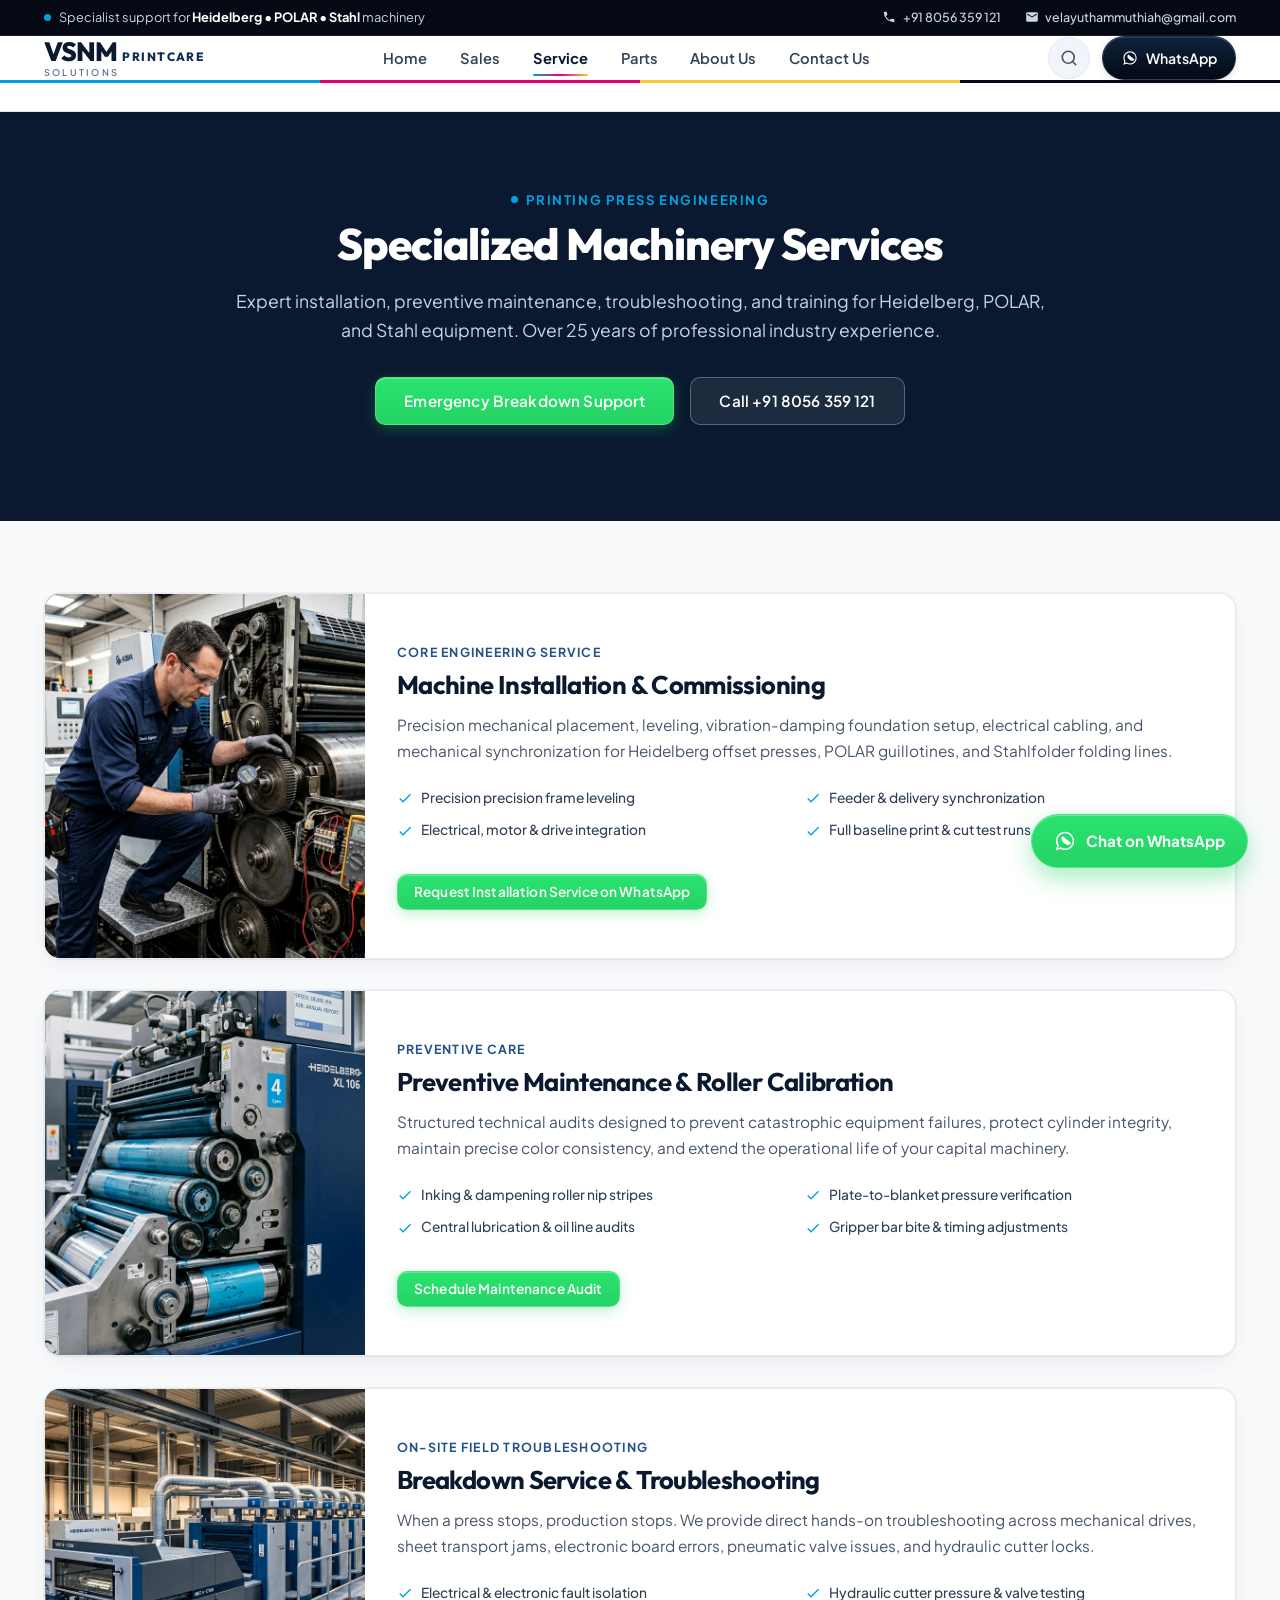
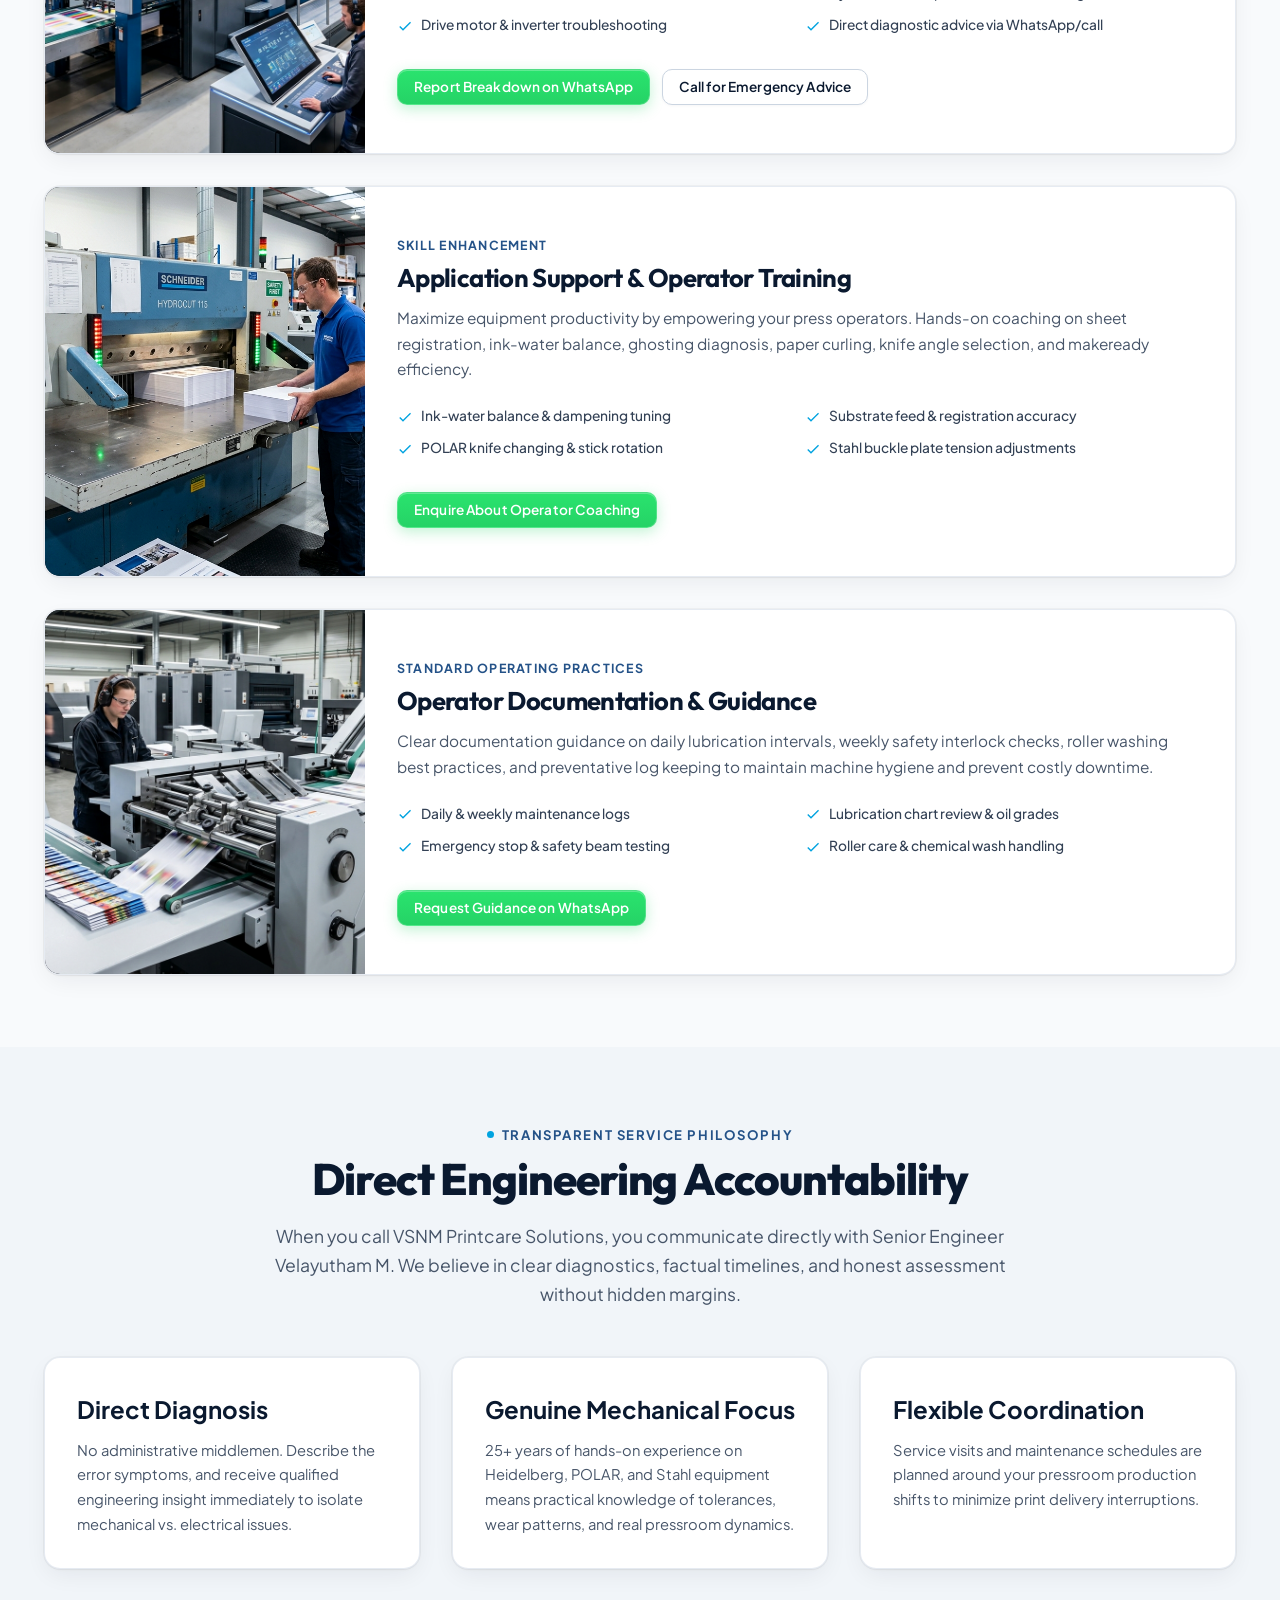
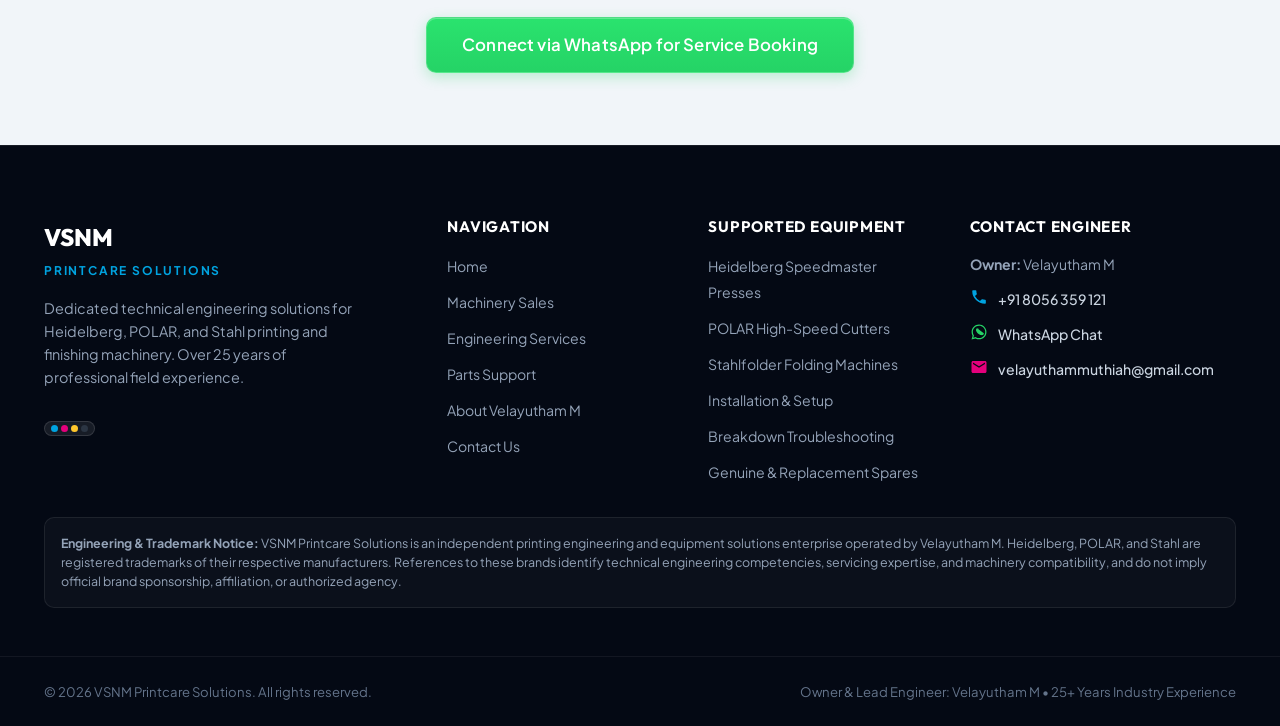
<file: service.html>
<!DOCTYPE html>
<html lang="en">
<head>
  <meta charset="UTF-8">
  <meta name="viewport" content="width=device-width, initial-scale=1.0">
  <title>Printing Machine Engineering Services | VSNM Printcare Solutions</title>
  <meta name="description" content="Professional installation, preventive maintenance, breakdown service, and operator training for Heidelberg, POLAR, and Stahl machinery by Velayutham M.">
  <link rel="icon" type="image/svg+xml" href="data:image/svg+xml,%3Csvg xmlns='http://www.w3.org/2000/svg' viewBox='0 0 32 32'%3E%3Crect width='32' height='32' rx='6' fill='%230B192C'/%3E%3Ctext x='4' y='18' font-family='Arial, sans-serif' font-weight='900' font-size='11' fill='%23FFFFFF'%3EVSNM%3C/text%3E%3Ccircle cx='7' cy='25' r='2' fill='%2300A3E0'/%3E%3Ccircle cx='13' cy='25' r='2' fill='%23E4007C'/%3E%3Ccircle cx='19' cy='25' r='2' fill='%23FFC72C'/%3E%3Ccircle cx='25' cy='25' r='2' fill='%23ffffff'/%3E%3C/svg%3E">
  <link rel="stylesheet" href="assets/css/style.css">
</head>
<body>

  <!-- Top Strip -->
  <div class="header-topbar">
    <div class="container">
      <div class="topbar-badge">
        <span class="cmyk-dot cyan"></span>
        <span>Specialist support for <strong>Heidelberg &bull; POLAR &bull; Stahl</strong> machinery</span>
      </div>
      <div class="topbar-contact-group">
        <a href="tel:+918056359121" class="topbar-link">
          <svg viewBox="0 0 24 24"><path d="M6.62 10.79a15.05 15.05 0 006.59 6.59l2.2-2.2a1 1 0 011.02-.24 11.72 11.72 0 003.68.59 1 1 0 011 1V20a1 1 0 01-1 1A17 17 0 013 4a1 1 0 011-1h3.5a1 1 0 011 1 11.72 11.72 0 00.59 3.68 1 1 0 01-.24 1.02l-2.23 2.09z"/></svg>
          <span>+91 8056 359 121</span>
        </a>
        <a href="mailto:velayuthammuthiah@gmail.com" class="topbar-link">
          <svg viewBox="0 0 24 24"><path d="M20 4H4c-1.1 0-1.99.9-1.99 2L2 18c0 1.1.9 2 2 2h16c1.1 0 2-.9 2-2V6c0-1.1-.9-2-2-2zm0 4l-8 5-8-5V6l8 5 8-5v2z"/></svg>
          <span>velayuthammuthiah@gmail.com</span>
        </a>
      </div>
    </div>
  </div>

  <!-- Header -->
  <header class="site-header" role="banner">
    <div class="container">
      <div class="nav-container">
        
        <a href="index.html" class="brand-link" aria-label="VSNM Printcare Solutions Home">
          <div class="brand-logo-wrap">
            <div class="brand-title-row">
              <span class="brand-vsnm">VSNM</span>
              <span class="brand-printcare">PRINTCARE</span>
            </div>
            <div class="brand-solutions">SOLUTIONS</div>
          </div>
        </a>

        <nav class="main-nav" role="navigation" aria-label="Primary Navigation">
          <ul class="nav-list">
            <li><a href="index.html" class="nav-link">Home</a></li>
            <li><a href="sales.html" class="nav-link">Sales</a></li>
            <li><a href="service.html" class="nav-link active" aria-current="page">Service</a></li>
            <li><a href="parts.html" class="nav-link">Parts</a></li>
            <li><a href="about.html" class="nav-link">About Us</a></li>
            <li><a href="contact.html" class="nav-link">Contact Us</a></li>
          </ul>
        </nav>

        <div class="nav-actions">
          <button type="button" class="search-toggle-btn" data-search-trigger aria-label="Search website content">
            <svg width="18" height="18" viewBox="0 0 24 24" fill="none" stroke="currentColor" stroke-width="2.2" stroke-linecap="round" stroke-linejoin="round"><circle cx="11" cy="11" r="8"/><path d="m21 21-4.3-4.3"/></svg>
          </button>

          <a href="https://wa.me/918056359121?text=Hello%20Velayutham,%20I%20need%20service%20support%20for%20my%20printing%20machine." 
             target="_blank" 
             rel="noopener noreferrer" 
             class="header-cta-btn">
            <svg viewBox="0 0 24 24"><path d="M12.04 2C6.58 2 2.13 6.45 2.13 11.91C2.13 13.66 2.59 15.36 3.45 16.86L2.05 22L7.3 20.62C8.75 21.41 10.38 21.83 12.04 21.83C17.5 21.83 21.95 17.38 21.95 11.92C21.95 9.27 20.92 6.78 19.05 4.91C17.18 3.03 14.69 2 12.04 2M12.05 3.67C14.25 3.67 16.31 4.53 17.87 6.09C19.42 7.65 20.28 9.72 20.28 11.92C20.28 16.46 16.58 20.15 12.04 20.15C10.56 20.15 9.11 19.76 7.85 19L7.55 18.83L4.43 19.65L5.26 16.61L5.06 16.29C4.24 14.99 3.8 13.47 3.8 11.91C3.81 7.37 7.5 3.67 12.05 3.67M9.53 7.03C9.36 7.03 9.09 7.1 8.87 7.33C8.64 7.57 8 8.17 8 9.38C8 10.59 8.89 11.76 9.01 11.93C9.13 12.1 10.73 14.56 13.2 15.63C13.8 15.89 14.25 16.03 14.61 16.15C15.21 16.34 15.77 16.31 16.21 16.24C16.7 16.17 17.71 15.63 17.92 15.03C18.13 14.43 18.13 13.92 18.06 13.81C18 13.7 17.85 13.63 17.61 13.51C17.38 13.39 16.26 12.84 16.05 12.77C15.84 12.69 15.69 12.65 15.54 12.89C15.39 13.12 14.95 13.63 14.82 13.78C14.69 13.93 14.56 13.95 14.33 13.83C14.1 13.71 13.36 13.47 12.48 12.69C11.79 12.08 11.33 11.32 11.2 11.1C11.08 10.87 11.19 10.74 11.31 10.63C11.41 10.52 11.54 10.36 11.66 10.22C11.78 10.08 11.82 9.97 11.9 9.81C11.98 9.65 11.94 9.51 11.88 9.39C11.82 9.27 11.37 8.16 11.18 7.71C11 7.27 10.81 7.33 10.67 7.32C10.54 7.32 10.38 7.31 10.23 7.31C10.08 7.31 9.83 7.37 9.62 7.6C9.41 7.83 8.82 8.38 8.82 9.51C8.82 10.64 9.65 11.72 9.77 11.88C9.88 12.04 11.41 14.39 13.76 15.4C14.32 15.65 14.75 15.79 15.1 15.9C15.67 16.08 16.2 16.05 16.61 15.99C17.07 15.92 18.03 15.41 18.23 14.85C18.43 14.28 18.43 13.8 18.37 13.7C18.31 13.6 18.16 13.53 17.93 13.42"/></svg>
            <span>WhatsApp</span>
          </a>

          <button id="mobileMenuToggle" class="menu-toggle-btn" type="button" aria-label="Open mobile navigation menu" aria-expanded="false">
            <span></span>
            <span></span>
            <span></span>
          </button>
        </div>

      </div>
    </div>
    <div class="cmyk-bar" aria-hidden="true">
      <span class="c-cyan"></span>
      <span class="c-magenta"></span>
      <span class="c-yellow"></span>
      <span class="c-black"></span>
    </div>
  </header>

  <!-- Mobile Drawer -->
  <div id="mobileNavDrawer" class="mobile-nav-drawer" role="dialog" aria-modal="true" aria-label="Mobile Navigation">
    <div class="mobile-drawer-inner">
      <div class="drawer-header">
        <div class="brand-title-row">
          <span class="brand-vsnm" style="font-size: 1.4rem;">VSNM</span>
          <span class="brand-printcare">PRINTCARE</span>
        </div>
        <button id="mobileDrawerClose" class="drawer-close-btn" type="button" aria-label="Close navigation menu">&times;</button>
      </div>

      <nav class="mobile-nav-links">
        <a href="index.html" class="mobile-nav-item">Home</a>
        <a href="sales.html" class="mobile-nav-item">Sales</a>
        <a href="service.html" class="mobile-nav-item active">Service</a>
        <a href="parts.html" class="mobile-nav-item">Parts</a>
        <a href="about.html" class="mobile-nav-item">About Us</a>
        <a href="contact.html" class="mobile-nav-item">Contact Us</a>
      </nav>

      <div class="mobile-drawer-contact">
        <div style="font-size: 0.75rem; font-weight: 700; text-transform: uppercase; color: var(--c-slate-400); letter-spacing: 0.08em;">
          Direct Engineering Support
        </div>
        <a href="tel:+918056359121"><strong>Velayutham M:</strong> +91 8056 359 121</a>
        <a href="mailto:velayuthammuthiah@gmail.com">velayuthammuthiah@gmail.com</a>
        <a href="https://wa.me/918056359121?text=Hello%20Velayutham,%20I%20need%20service%20support%20for%20my%20printing%20press." class="btn btn-whatsapp btn-sm" style="margin-top: 0.5rem; justify-content: center;">
          Chat on WhatsApp
        </a>
      </div>
    </div>
  </div>

  <main id="main-content">

    <!-- Page Hero Banner -->
    <section class="section section-dark" style="padding-block: var(--space-3xl) var(--space-2xl);">
      <div class="container">
        <div class="section-header text-center" style="max-width: 820px; margin-inline: auto;" data-animate="fade">
          <div class="section-eyebrow">
            <span class="cmyk-dot cyan"></span>
            <span>Printing Press Engineering</span>
          </div>
          <h1 class="section-title">
            Specialized Machinery Services
          </h1>
          <p class="section-lead">
            Expert installation, preventive maintenance, troubleshooting, and training for Heidelberg, POLAR, and Stahl equipment. Over 25 years of professional industry experience.
          </p>

          <div style="display: flex; justify-content: center; gap: 1rem; flex-wrap: wrap; margin-top: 2rem;">
            <a href="https://wa.me/918056359121?text=Hello%20Velayutham,%20I%20have%20an%20urgent%20breakdown%20service%20request." 
               target="_blank" 
               rel="noopener noreferrer" 
               class="btn btn-whatsapp">
              Emergency Breakdown Support
            </a>
            <a href="tel:+918056359121" class="btn btn-outline-white">
              Call +91 8056 359 121
            </a>
          </div>
        </div>
      </div>
    </section>

    <!-- Services Detailed Sections -->
    <section class="section">
      <div class="container">
        <div class="services-stacked">

          <!-- Service 1: Installation & Commissioning -->
          <article class="service-card-horizontal" id="installation" data-animate="fade">
            <div class="service-card-media">
              <img src="assets/images/service-engineer.jpg" alt="Printing machine engineer performing precision leveling and mechanical installation" loading="lazy">
            </div>
            <div class="service-card-content">
              <span class="service-meta-label">Core Engineering Service</span>
              <h2 class="service-card-title">Machine Installation &amp; Commissioning</h2>
              <p class="service-card-desc">
                Precision mechanical placement, leveling, vibration-damping foundation setup, electrical cabling, and mechanical synchronization for Heidelberg offset presses, POLAR guillotines, and Stahlfolder folding lines.
              </p>
              <div class="service-points-grid">
                <div class="service-point">
                  <svg viewBox="0 0 24 24" fill="currentColor"><path d="M9 16.17L4.83 12l-1.42 1.41L9 19 21 7l-1.41-1.41z"/></svg>
                  <span>Precision precision frame leveling</span>
                </div>
                <div class="service-point">
                  <svg viewBox="0 0 24 24" fill="currentColor"><path d="M9 16.17L4.83 12l-1.42 1.41L9 19 21 7l-1.41-1.41z"/></svg>
                  <span>Feeder &amp; delivery synchronization</span>
                </div>
                <div class="service-point">
                  <svg viewBox="0 0 24 24" fill="currentColor"><path d="M9 16.17L4.83 12l-1.42 1.41L9 19 21 7l-1.41-1.41z"/></svg>
                  <span>Electrical, motor &amp; drive integration</span>
                </div>
                <div class="service-point">
                  <svg viewBox="0 0 24 24" fill="currentColor"><path d="M9 16.17L4.83 12l-1.42 1.41L9 19 21 7l-1.41-1.41z"/></svg>
                  <span>Full baseline print &amp; cut test runs</span>
                </div>
              </div>
              <div>
                <a href="https://wa.me/918056359121?text=Hello%20Velayutham,%20I%20would%20like%20to%20enquire%20about%20Machine%20Installation%20and%20Commissioning%20services." 
                   target="_blank" 
                   rel="noopener noreferrer" 
                   class="btn btn-whatsapp btn-sm">
                  Request Installation Service on WhatsApp
                </a>
              </div>
            </div>
          </article>

          <!-- Service 2: Preventive Maintenance -->
          <article class="service-card-horizontal" id="maintenance" data-animate="fade">
            <div class="service-card-media">
              <img src="assets/images/offset-press-units.jpg" alt="Inking rollers and offset press units being calibrated during preventive maintenance" loading="lazy">
            </div>
            <div class="service-card-content">
              <span class="service-meta-label">Preventive Care</span>
              <h2 class="service-card-title">Preventive Maintenance &amp; Roller Calibration</h2>
              <p class="service-card-desc">
                Structured technical audits designed to prevent catastrophic equipment failures, protect cylinder integrity, maintain precise color consistency, and extend the operational life of your capital machinery.
              </p>
              <div class="service-points-grid">
                <div class="service-point">
                  <svg viewBox="0 0 24 24" fill="currentColor"><path d="M9 16.17L4.83 12l-1.42 1.41L9 19 21 7l-1.41-1.41z"/></svg>
                  <span>Inking &amp; dampening roller nip stripes</span>
                </div>
                <div class="service-point">
                  <svg viewBox="0 0 24 24" fill="currentColor"><path d="M9 16.17L4.83 12l-1.42 1.41L9 19 21 7l-1.41-1.41z"/></svg>
                  <span>Plate-to-blanket pressure verification</span>
                </div>
                <div class="service-point">
                  <svg viewBox="0 0 24 24" fill="currentColor"><path d="M9 16.17L4.83 12l-1.42 1.41L9 19 21 7l-1.41-1.41z"/></svg>
                  <span>Central lubrication &amp; oil line audits</span>
                </div>
                <div class="service-point">
                  <svg viewBox="0 0 24 24" fill="currentColor"><path d="M9 16.17L4.83 12l-1.42 1.41L9 19 21 7l-1.41-1.41z"/></svg>
                  <span>Gripper bar bite &amp; timing adjustments</span>
                </div>
              </div>
              <div>
                <a href="https://wa.me/918056359121?text=Hello%20Velayutham,%20I%20would%20like%20to%20schedule%20a%20Preventive%20Maintenance%20audit%20for%20my%20machinery." 
                   target="_blank" 
                   rel="noopener noreferrer" 
                   class="btn btn-whatsapp btn-sm">
                  Schedule Maintenance Audit
                </a>
              </div>
            </div>
          </article>

          <!-- Service 3: Breakdown Service & Troubleshooting -->
          <article class="service-card-horizontal" id="breakdown" data-animate="fade">
            <div class="service-card-media">
              <img src="assets/images/hero-press.jpg" alt="Industrial offset printing press breakdown troubleshooting" loading="lazy">
            </div>
            <div class="service-card-content">
              <span class="service-meta-label">On-Site Field Troubleshooting</span>
              <h2 class="service-card-title">Breakdown Service &amp; Troubleshooting</h2>
              <p class="service-card-desc">
                When a press stops, production stops. We provide direct hands-on troubleshooting across mechanical drives, sheet transport jams, electronic board errors, pneumatic valve issues, and hydraulic cutter locks.
              </p>
              <div class="service-points-grid">
                <div class="service-point">
                  <svg viewBox="0 0 24 24" fill="currentColor"><path d="M9 16.17L4.83 12l-1.42 1.41L9 19 21 7l-1.41-1.41z"/></svg>
                  <span>Electrical &amp; electronic fault isolation</span>
                </div>
                <div class="service-point">
                  <svg viewBox="0 0 24 24" fill="currentColor"><path d="M9 16.17L4.83 12l-1.42 1.41L9 19 21 7l-1.41-1.41z"/></svg>
                  <span>Hydraulic cutter pressure &amp; valve testing</span>
                </div>
                <div class="service-point">
                  <svg viewBox="0 0 24 24" fill="currentColor"><path d="M9 16.17L4.83 12l-1.42 1.41L9 19 21 7l-1.41-1.41z"/></svg>
                  <span>Drive motor &amp; inverter troubleshooting</span>
                </div>
                <div class="service-point">
                  <svg viewBox="0 0 24 24" fill="currentColor"><path d="M9 16.17L4.83 12l-1.42 1.41L9 19 21 7l-1.41-1.41z"/></svg>
                  <span>Direct diagnostic advice via WhatsApp/call</span>
                </div>
              </div>
              <div style="display: flex; gap: 0.75rem; flex-wrap: wrap;">
                <a href="https://wa.me/918056359121?text=Hello%20Velayutham,%20My%20printing%20machine%20is%20down%20and%20I%20need%20breakdown%20troubleshooting%20support." 
                   target="_blank" 
                   rel="noopener noreferrer" 
                   class="btn btn-whatsapp btn-sm">
                  Report Breakdown on WhatsApp
                </a>
                <a href="tel:+918056359121" class="btn btn-secondary btn-sm">
                  Call for Emergency Advice
                </a>
              </div>
            </div>
          </article>

          <!-- Service 4: Application Support & Training -->
          <article class="service-card-horizontal" id="training" data-animate="fade">
            <div class="service-card-media">
              <img src="assets/images/polar-cutter.jpg" alt="Print finishing operator receiving training on cutter operations" loading="lazy">
            </div>
            <div class="service-card-content">
              <span class="service-meta-label">Skill Enhancement</span>
              <h2 class="service-card-title">Application Support &amp; Operator Training</h2>
              <p class="service-card-desc">
                Maximize equipment productivity by empowering your press operators. Hands-on coaching on sheet registration, ink-water balance, ghosting diagnosis, paper curling, knife angle selection, and makeready efficiency.
              </p>
              <div class="service-points-grid">
                <div class="service-point">
                  <svg viewBox="0 0 24 24" fill="currentColor"><path d="M9 16.17L4.83 12l-1.42 1.41L9 19 21 7l-1.41-1.41z"/></svg>
                  <span>Ink-water balance &amp; dampening tuning</span>
                </div>
                <div class="service-point">
                  <svg viewBox="0 0 24 24" fill="currentColor"><path d="M9 16.17L4.83 12l-1.42 1.41L9 19 21 7l-1.41-1.41z"/></svg>
                  <span>Substrate feed &amp; registration accuracy</span>
                </div>
                <div class="service-point">
                  <svg viewBox="0 0 24 24" fill="currentColor"><path d="M9 16.17L4.83 12l-1.42 1.41L9 19 21 7l-1.41-1.41z"/></svg>
                  <span>POLAR knife changing &amp; stick rotation</span>
                </div>
                <div class="service-point">
                  <svg viewBox="0 0 24 24" fill="currentColor"><path d="M9 16.17L4.83 12l-1.42 1.41L9 19 21 7l-1.41-1.41z"/></svg>
                  <span>Stahl buckle plate tension adjustments</span>
                </div>
              </div>
              <div>
                <a href="https://wa.me/918056359121?text=Hello%20Velayutham,%20I%20am%20interested%20in%20operator%20training%20and%20application%20support%20for%20my%20team." 
                   target="_blank" 
                   rel="noopener noreferrer" 
                   class="btn btn-whatsapp btn-sm">
                  Enquire About Operator Coaching
                </a>
              </div>
            </div>
          </article>

          <!-- Service 5: Operator Documentation & Guidance -->
          <article class="service-card-horizontal" id="documentation" data-animate="fade">
            <div class="service-card-media">
              <img src="assets/images/stahl-folder.jpg" alt="Commercial folding machine maintenance checklist and operational guidelines" loading="lazy">
            </div>
            <div class="service-card-content">
              <span class="service-meta-label">Standard Operating Practices</span>
              <h2 class="service-card-title">Operator Documentation &amp; Guidance</h2>
              <p class="service-card-desc">
                Clear documentation guidance on daily lubrication intervals, weekly safety interlock checks, roller washing best practices, and preventative log keeping to maintain machine hygiene and prevent costly downtime.
              </p>
              <div class="service-points-grid">
                <div class="service-point">
                  <svg viewBox="0 0 24 24" fill="currentColor"><path d="M9 16.17L4.83 12l-1.42 1.41L9 19 21 7l-1.41-1.41z"/></svg>
                  <span>Daily &amp; weekly maintenance logs</span>
                </div>
                <div class="service-point">
                  <svg viewBox="0 0 24 24" fill="currentColor"><path d="M9 16.17L4.83 12l-1.42 1.41L9 19 21 7l-1.41-1.41z"/></svg>
                  <span>Lubrication chart review &amp; oil grades</span>
                </div>
                <div class="service-point">
                  <svg viewBox="0 0 24 24" fill="currentColor"><path d="M9 16.17L4.83 12l-1.42 1.41L9 19 21 7l-1.41-1.41z"/></svg>
                  <span>Emergency stop &amp; safety beam testing</span>
                </div>
                <div class="service-point">
                  <svg viewBox="0 0 24 24" fill="currentColor"><path d="M9 16.17L4.83 12l-1.42 1.41L9 19 21 7l-1.41-1.41z"/></svg>
                  <span>Roller care &amp; chemical wash handling</span>
                </div>
              </div>
              <div>
                <a href="https://wa.me/918056359121?text=Hello%20Velayutham,%20I%20would%20like%20guidance%20on%20maintenance%20documentation%20and%20checklists." 
                   target="_blank" 
                   rel="noopener noreferrer" 
                   class="btn btn-whatsapp btn-sm">
                  Request Guidance on WhatsApp
                </a>
              </div>
            </div>
          </article>

        </div>
      </div>
    </section>

    <!-- Transparent Service Approach Section -->
    <section class="section section-tint">
      <div class="container">
        <div class="section-header text-center" style="max-width: 760px; margin-inline: auto;" data-animate="fade">
          <div class="section-eyebrow">
            <span class="cmyk-dot cyan"></span>
            <span>Transparent Service Philosophy</span>
          </div>
          <h2 class="section-title">Direct Engineering Accountability</h2>
          <p class="section-lead">
            When you call VSNM Printcare Solutions, you communicate directly with Senior Engineer Velayutham M. We believe in clear diagnostics, factual timelines, and honest assessment without hidden margins.
          </p>
        </div>

        <div class="pillars-grid" style="margin-top: var(--space-xl);">
          <div class="pillar-card" style="padding: var(--space-xl);" data-animate="fade" data-delay="1">
            <div style="font-size: 1.5rem; font-weight: 700; color: var(--c-navy-900); margin-bottom: 0.5rem;">Direct Diagnosis</div>
            <p style="font-size: 0.92rem; color: var(--c-slate-600);">
              No administrative middlemen. Describe the error symptoms, and receive qualified engineering insight immediately to isolate mechanical vs. electrical issues.
            </p>
          </div>
          <div class="pillar-card" style="padding: var(--space-xl);" data-animate="fade" data-delay="2">
            <div style="font-size: 1.5rem; font-weight: 700; color: var(--c-navy-900); margin-bottom: 0.5rem;">Genuine Mechanical Focus</div>
            <p style="font-size: 0.92rem; color: var(--c-slate-600);">
              25+ years of hands-on experience on Heidelberg, POLAR, and Stahl equipment means practical knowledge of tolerances, wear patterns, and real pressroom dynamics.
            </p>
          </div>
          <div class="pillar-card" style="padding: var(--space-xl);" data-animate="fade" data-delay="3">
            <div style="font-size: 1.5rem; font-weight: 700; color: var(--c-navy-900); margin-bottom: 0.5rem;">Flexible Coordination</div>
            <p style="font-size: 0.92rem; color: var(--c-slate-600);">
              Service visits and maintenance schedules are planned around your pressroom production shifts to minimize print delivery interruptions.
            </p>
          </div>
        </div>

        <div style="text-align: center; margin-top: var(--space-2xl);" data-animate="zoom">
          <a href="https://wa.me/918056359121?text=Hello%20Velayutham,%20I%20would%20like%20to%20discuss%20a%20service%20requirement." 
             target="_blank" 
             rel="noopener noreferrer" 
             class="btn btn-whatsapp btn-lg">
            Connect via WhatsApp for Service Booking
          </a>
        </div>
      </div>
    </section>

  </main>

  <!-- Floating WhatsApp -->
  <a href="https://wa.me/918056359121?text=Hello%20Velayutham,%20I%20am%20enquiring%20about%20printing%20machinery%20service." 
     target="_blank" 
     rel="noopener noreferrer" 
     class="floating-whatsapp-btn" 
     aria-label="Chat on WhatsApp">
    <svg viewBox="0 0 24 24"><path d="M12.04 2C6.58 2 2.13 6.45 2.13 11.91C2.13 13.66 2.59 15.36 3.45 16.86L2.05 22L7.3 20.62C8.75 21.41 10.38 21.83 12.04 21.83C17.5 21.83 21.95 17.38 21.95 11.92C21.95 9.27 20.92 6.78 19.05 4.91C17.18 3.03 14.69 2 12.04 2M12.05 3.67C14.25 3.67 16.31 4.53 17.87 6.09C19.42 7.65 20.28 9.72 20.28 11.92C20.28 16.46 16.58 20.15 12.04 20.15C10.56 20.15 9.11 19.76 7.85 19L7.55 18.83L4.43 19.65L5.26 16.61L5.06 16.29C4.24 14.99 3.8 13.47 3.8 11.91C3.81 7.37 7.5 3.67 12.05 3.67M9.53 7.03C9.36 7.03 9.09 7.1 8.87 7.33C8.64 7.57 8 8.17 8 9.38C8 10.59 8.89 11.76 9.01 11.93C9.13 12.1 10.73 14.56 13.2 15.63C13.8 15.89 14.25 16.03 14.61 16.15C15.21 16.34 15.77 16.31 16.21 16.24C16.7 16.17 17.71 15.63 17.92 15.03C18.13 14.43 18.13 13.92 18.06 13.81C18 13.7 17.85 13.63 17.61 13.51C17.38 13.39 16.26 12.84 16.05 12.77C15.84 12.69 15.69 12.65 15.54 12.89C15.39 13.12 14.95 13.63 14.82 13.78C14.69 13.93 14.56 13.95 14.33 13.83C14.1 13.71 13.36 13.47 12.48 12.69C11.79 12.08 11.33 11.32 11.2 11.1C11.08 10.87 11.19 10.74 11.31 10.63C11.41 10.52 11.54 10.36 11.66 10.22C11.78 10.08 11.82 9.97 11.9 9.81C11.98 9.65 11.94 9.51 11.88 9.39C11.82 9.27 11.37 8.16 11.18 7.71C11 7.27 10.81 7.33 10.67 7.32C10.54 7.32 10.38 7.31 10.23 7.31C10.08 7.31 9.83 7.37 9.62 7.6C9.41 7.83 8.82 8.38 8.82 9.51C8.82 10.64 9.65 11.72 9.77 11.88C9.88 12.04 11.41 14.39 13.76 15.4C14.32 15.65 14.75 15.79 15.1 15.9C15.67 16.08 16.2 16.05 16.61 15.99C17.07 15.92 18.03 15.41 18.23 14.85C18.43 14.28 18.43 13.8 18.37 13.7C18.31 13.6 18.16 13.53 17.93 13.42"/></svg>
    <span>Chat on WhatsApp</span>
  </a>

  <!-- Search Modal -->
  <div id="searchModal" class="search-modal" role="dialog" aria-modal="true" aria-label="Site Search">
    <div class="search-card">
      <div class="search-input-wrap">
        <svg class="search-icon-svg" viewBox="0 0 24 24" fill="none" stroke="currentColor" stroke-width="2.2" stroke-linecap="round" stroke-linejoin="round"><circle cx="11" cy="11" r="8"/><path d="m21 21-4.3-4.3"/></svg>
        <input type="search" id="siteSearchInput" class="search-input" placeholder="Search machinery, services, parts..." autocomplete="off">
        <button id="searchCloseBtn" class="search-close-btn" type="button">ESC</button>
      </div>
      <div id="searchResultsArea" class="search-results-area" role="region" aria-live="polite"></div>
    </div>
  </div>

  <!-- Footer -->
  <footer class="site-footer" role="contentinfo">
    <div class="footer-top">
      <div class="container">
        <div class="footer-grid">
          <div>
            <div class="footer-brand-title">VSNM</div>
            <div class="footer-brand-sub">PRINTCARE SOLUTIONS</div>
            <p class="footer-desc">
              Dedicated technical engineering solutions for Heidelberg, POLAR, and Stahl printing and finishing machinery. Over 25 years of professional field experience.
            </p>
            <div class="cmyk-line-pill">
              <span class="cmyk-dot cyan"></span>
              <span class="cmyk-dot magenta"></span>
              <span class="cmyk-dot yellow"></span>
              <span class="cmyk-dot black"></span>
            </div>
          </div>

          <div>
            <h3 class="footer-col-title">Navigation</h3>
            <ul class="footer-links">
              <li><a href="index.html">Home</a></li>
              <li><a href="sales.html">Machinery Sales</a></li>
              <li><a href="service.html">Engineering Services</a></li>
              <li><a href="parts.html">Parts Support</a></li>
              <li><a href="about.html">About Velayutham M</a></li>
              <li><a href="contact.html">Contact Us</a></li>
            </ul>
          </div>

          <div>
            <h3 class="footer-col-title">Supported Equipment</h3>
            <ul class="footer-links">
              <li><a href="sales.html#press-machines">Heidelberg Speedmaster Presses</a></li>
              <li><a href="sales.html#postpress-machines">POLAR High-Speed Cutters</a></li>
              <li><a href="sales.html#postpress-machines">Stahlfolder Folding Machines</a></li>
              <li><a href="service.html#installation">Installation &amp; Setup</a></li>
              <li><a href="service.html#breakdown">Breakdown Troubleshooting</a></li>
              <li><a href="parts.html">Genuine &amp; Replacement Spares</a></li>
            </ul>
          </div>

          <div>
            <h3 class="footer-col-title">Contact Engineer</h3>
            <div class="footer-contact-item">
              <span><strong>Owner:</strong> Velayutham M</span>
            </div>
            <div class="footer-contact-item">
              <svg width="18" height="18" viewBox="0 0 24 24" fill="currentColor" style="color: var(--c-cyan);"><path d="M6.62 10.79a15.05 15.05 0 006.59 6.59l2.2-2.2a1 1 0 011.02-.24 11.72 11.72 0 003.68.59 1 1 0 011 1V20a1 1 0 01-1 1A17 17 0 013 4a1 1 0 011-1h3.5a1 1 0 011 1 11.72 11.72 0 00.59 3.68 1 1 0 01-.24 1.02l-2.23 2.09z"/></svg>
              <a href="tel:+918056359121">+91 8056 359 121</a>
            </div>
            <div class="footer-contact-item">
              <svg width="18" height="18" viewBox="0 0 24 24" fill="currentColor" style="color: var(--c-whatsapp);"><path d="M12.04 2C6.58 2 2.13 6.45 2.13 11.91C2.13 13.66 2.59 15.36 3.45 16.86L2.05 22L7.3 20.62C8.75 21.41 10.38 21.83 12.04 21.83C17.5 21.83 21.95 17.38 21.95 11.92C21.95 9.27 20.92 6.78 19.05 4.91C17.18 3.03 14.69 2 12.04 2M12.05 3.67C14.25 3.67 16.31 4.53 17.87 6.09C19.42 7.65 20.28 9.72 20.28 11.92C20.28 16.46 16.58 20.15 12.04 20.15C10.56 20.15 9.11 19.76 7.85 19L7.55 18.83L4.43 19.65L5.26 16.61L5.06 16.29C4.24 14.99 3.8 13.47 3.8 11.91C3.81 7.37 7.5 3.67 12.05 3.67M9.53 7.03C9.36 7.03 9.09 7.1 8.87 7.33C8.64 7.57 8 8.17 8 9.38C8 10.59 8.89 11.76 9.01 11.93C9.13 12.1 10.73 14.56 13.2 15.63C13.8 15.89 14.25 16.03 14.61 16.15C15.21 16.34 15.77 16.31 16.21 16.24C16.7 16.17 17.71 15.63 17.92 15.03C18.13 14.43 18.13 13.92 18.06 13.81C18 13.7 17.85 13.63 17.61 13.51C17.38 13.39 16.26 12.84 16.05 12.77C15.84 12.69 15.69 12.65 15.54 12.89C15.39 13.12 14.95 13.63 14.82 13.78C14.69 13.93 14.56 13.95 14.33 13.83C14.1 13.71 13.36 13.47 12.48 12.69C11.79 12.08 11.33 11.32 11.2 11.1C11.08 10.87 11.19 10.74 11.31 10.63C11.41 10.52 11.54 10.36 11.66 10.22C11.78 10.08 11.82 9.97 11.9 9.81C11.98 9.65 11.94 9.51 11.88 9.39C11.82 9.27 11.37 8.16 11.18 7.71C11 7.27 10.81 7.33 10.67 7.32C10.54 7.32 10.38 7.31 10.23 7.31C10.08 7.31 9.83 7.37 9.62 7.6C9.41 7.83 8.82 8.38 8.82 9.51C8.82 10.64 9.65 11.72 9.77 11.88C9.88 12.04 11.41 14.39 13.76 15.4C14.32 15.65 14.75 15.79 15.1 15.9C15.67 16.08 16.2 16.05 16.61 15.99C17.07 15.92 18.03 15.41 18.23 14.85C18.43 14.28 18.43 13.8 18.37 13.7C18.31 13.6 18.16 13.53 17.93 13.42"/></svg>
              <a href="https://wa.me/918056359121" target="_blank" rel="noopener noreferrer">WhatsApp Chat</a>
            </div>
            <div class="footer-contact-item">
              <svg width="18" height="18" viewBox="0 0 24 24" fill="currentColor" style="color: var(--c-magenta);"><path d="M20 4H4c-1.1 0-1.99.9-1.99 2L2 18c0 1.1.9 2 2 2h16c1.1 0 2-.9 2-2V6c0-1.1-.9-2-2-2zm0 4l-8 5-8-5V6l8 5 8-5v2z"/></svg>
              <a href="mailto:velayuthammuthiah@gmail.com">velayuthammuthiah@gmail.com</a>
            </div>
          </div>
        </div>

        <div class="footer-disclaimer-box">
          <strong>Engineering &amp; Trademark Notice:</strong> VSNM Printcare Solutions is an independent printing engineering and equipment solutions enterprise operated by Velayutham M. Heidelberg, POLAR, and Stahl are registered trademarks of their respective manufacturers. References to these brands identify technical engineering competencies, servicing expertise, and machinery compatibility, and do not imply official brand sponsorship, affiliation, or authorized agency.
        </div>
      </div>
    </div>

    <div class="footer-bottom">
      <div class="container">
        <div class="footer-bottom-inner">
          <div>&copy; 2026 VSNM Printcare Solutions. All rights reserved.</div>
          <div>Owner &amp; Lead Engineer: Velayutham M &bull; 25+ Years Industry Experience</div>
        </div>
      </div>
    </div>
  </footer>

  <script src="assets/js/search-data.js"></script>
  <script src="assets/js/main.js"></script>
</body>
</html>
</file>
<file: assets/css/style.css>
/* ==========================================================================
   VSNM PRINTCARE SOLUTIONS - ULTRA-PREMIUM INDUSTRIAL DESIGN SYSTEM
   Brand Identity: Velayutham M | Heidelberg, POLAR & Stahl Specialist
   ========================================================================== */

@import url('https://fonts.googleapis.com/css2?family=Outfit:wght@400;500;600;700;800&family=Plus+Jakarta+Sans:wght@400;500;600;700&family=JetBrains+Mono:wght@400;500&display=swap');

:root {
  /* Core Brand Colors from Visiting Card - Refined Executive Navy Palette */
  --c-navy-950: #040914;
  --c-navy-900: #0A192F;
  --c-navy-850: #0E223D;
  --c-navy-800: #142E52;
  --c-navy-700: #1B3C68;
  --c-navy-600: #245288;
  --c-navy-500: #3370B3;

  /* Restrained CMYK Registration Accents */
  --c-cyan: #00A3E0;
  --c-cyan-hover: #008fca;
  --c-cyan-glow: rgba(0, 163, 224, 0.22);
  --c-magenta: #E4007C;
  --c-yellow: #FFC72C;
  --c-key-black: #111827;

  /* Functional Accents */
  --c-whatsapp: #25D366;
  --c-whatsapp-dark: #1EBE5D;
  --c-whatsapp-hover: #128C7E;
  --c-accent-blue: #0284C7;
  --c-accent-blue-light: #38BDF8;

  /* Light Neutrals & Surfaces */
  --c-white: #ffffff;
  --c-slate-50: #f8fafc;
  --c-slate-100: #f1f5f9;
  --c-slate-200: #e2e8f0;
  --c-slate-300: #cbd5e1;
  --c-slate-400: #94a3b8;
  --c-slate-500: #64748b;
  --c-slate-600: #475569;
  --c-slate-700: #334155;
  --c-slate-800: #1e293b;
  --c-slate-900: #0f172a;

  /* Typography */
  --font-heading: 'Outfit', -apple-system, BlinkMacSystemFont, 'Segoe UI', Roboto, sans-serif;
  --font-body: 'Plus Jakarta Sans', -apple-system, BlinkMacSystemFont, 'Segoe UI', Roboto, sans-serif;
  --font-mono: 'JetBrains Mono', monospace;

  /* Spacing Scale */
  --space-2xs: 0.25rem;
  --space-xs: 0.5rem;
  --space-sm: 0.75rem;
  --space-md: 1rem;
  --space-lg: 1.5rem;
  --space-xl: 2rem;
  --space-2xl: 3rem;
  --space-3xl: 4.5rem;
  --space-4xl: 6rem;

  /* Refined Multi-Layer Shadows with Ambient Perimeter Rings */
  --shadow-subtle: 0 1px 3px rgba(11, 25, 44, 0.04), 0 1px 2px rgba(11, 25, 44, 0.02);
  --shadow-card: 0 1px 3px rgba(11, 25, 44, 0.04), 0 8px 24px -4px rgba(11, 25, 44, 0.07), 0 0 0 1px rgba(11, 25, 44, 0.04);
  --shadow-hover: 0 4px 12px rgba(11, 25, 44, 0.06), 0 18px 36px -6px rgba(11, 25, 44, 0.12), 0 0 0 1px rgba(0, 163, 224, 0.2);
  --shadow-dark-card: 0 20px 42px -10px rgba(0, 0, 0, 0.5), 0 0 0 1px rgba(255, 255, 255, 0.08);

  /* Borders & Radius */
  --radius-sm: 6px;
  --radius-md: 10px;
  --radius-lg: 16px;
  --radius-full: 9999px;
  --border-subtle: 1px solid rgba(226, 232, 240, 0.85);
  --border-dark: 1px solid rgba(255, 255, 255, 0.1);

  /* Transitions with Smooth Spring Curves */
  --transition-fast: 0.18s cubic-bezier(0.16, 1, 0.3, 1);
  --transition-normal: 0.28s cubic-bezier(0.16, 1, 0.3, 1);
  --transition-smooth: 0.42s cubic-bezier(0.16, 1, 0.3, 1);

  /* Layout & Header Metrics */
  --container-max: 1240px;
  --topbar-height: 36px;
  --header-height: 76px;
  --header-total-height: calc(var(--topbar-height) + var(--header-height));
  --safe-top: env(safe-area-inset-top, 0px);
}

/* ==========================================================================
   RESET & BASE STYLES
   ========================================================================== */

*, *::before, *::after {
  box-sizing: border-box;
  margin: 0;
  padding: 0;
}

html {
  font-family: var(--font-body);
  font-size: 16px;
  line-height: 1.65;
  color: var(--c-slate-700);
  background-color: var(--c-slate-50);
  scroll-behavior: smooth;
  scroll-padding-top: calc(var(--header-total-height) + 16px);
  -webkit-font-smoothing: antialiased;
  -moz-osx-font-smoothing: grayscale;
  text-rendering: optimizeLegibility;
  overflow-x: hidden;
  max-width: 100%;
}

body {
  min-height: 100vh;
  display: flex;
  flex-direction: column;
  overflow-x: hidden;
  max-width: 100%;
  padding-top: var(--header-total-height);
  color: var(--c-slate-700);
  background-color: var(--c-slate-50);
  text-rendering: optimizeLegibility;
}

/* While mobile menu is open, freeze page background scrolling */
html.menu-open,
body.menu-open {
  overflow: hidden !important;
  touch-action: none;
}

/* In-page navigation targets compensation */
[id] {
  scroll-margin-top: calc(var(--header-total-height) + 20px);
}

img, svg, picture {
  display: block;
  max-width: 100%;
  height: auto;
}

a {
  color: inherit;
  text-decoration: none;
  transition: color var(--transition-fast);
}

button, input, select, textarea {
  font: inherit;
  color: inherit;
}

button {
  cursor: pointer;
  border: none;
  background: none;
}

ul, ol {
  list-style: none;
}

h1, h2, h3, h4, h5, h6 {
  font-family: var(--font-heading);
  color: var(--c-navy-900);
  line-height: 1.22;
  font-weight: 700;
  letter-spacing: -0.025em;
  text-wrap: balance;
}

p {
  line-height: 1.68;
}

/* Focus styles for accessibility */
:focus-visible {
  outline: 2px solid var(--c-cyan);
  outline-offset: 3px;
}

/* Reduced Motion preference */
@media (prefers-reduced-motion: reduce) {
  *, *::before, *::after {
    animation-duration: 0.01ms !important;
    animation-iteration-count: 1 !important;
    transition-duration: 0.01ms !important;
    scroll-behavior: auto !important;
  }
}

/* ==========================================================================
   CONTAINER & LAYOUT UTILITIES
   ========================================================================== */

.container {
  width: 100%;
  max-width: var(--container-max);
  margin-inline: auto;
  padding-inline: var(--space-lg);
}

@media (max-width: 640px) {
  .container {
    padding-inline: var(--space-md);
  }
}

.section {
  padding-block: var(--space-3xl);
  position: relative;
}

.section-dark {
  background-color: var(--c-navy-900);
  color: var(--c-slate-200);
}

.section-dark h1,
.section-dark h2,
.section-dark h3,
.section-dark h4 {
  color: var(--c-white);
}

.section-tint {
  background-color: var(--c-slate-100);
}

/* ==========================================================================
   CMYK REGISTRATION ACCENT BAR
   (Faithfully styled from visiting card color line)
   ========================================================================== */

.cmyk-bar {
  display: flex;
  width: 100%;
  height: 3px;
  overflow: hidden;
}

.cmyk-bar span {
  flex: 1;
  height: 100%;
}

.cmyk-bar .c-cyan { background-color: var(--c-cyan); }
.cmyk-bar .c-magenta { background-color: var(--c-magenta); }
.cmyk-bar .c-yellow { background-color: var(--c-yellow); }
.cmyk-bar .c-black { background-color: var(--c-navy-950); }

.cmyk-line-pill {
  display: inline-flex;
  align-items: center;
  gap: 3px;
  padding: 3px 6px;
  background: rgba(255, 255, 255, 0.08);
  border-radius: var(--radius-full);
  border: 1px solid rgba(255, 255, 255, 0.12);
}

.cmyk-dot {
  width: 7px;
  height: 7px;
  border-radius: 50%;
}
.cmyk-dot.cyan { background-color: var(--c-cyan); }
.cmyk-dot.magenta { background-color: var(--c-magenta); }
.cmyk-dot.yellow { background-color: var(--c-yellow); }
.cmyk-dot.black { background-color: #2b3543; }

/* ==========================================================================
   BRAND REVEAL INTRO ANIMATION (Skippable, short, elegant)
   ========================================================================== */

.brand-intro {
  position: fixed;
  inset: 0;
  z-index: 99999;
  background: radial-gradient(circle at 50% 40%, var(--c-navy-850) 0%, var(--c-navy-950) 100%);
  display: flex;
  align-items: center;
  justify-content: center;
  flex-direction: column;
  transition: opacity 0.5s ease, visibility 0.5s ease;
  user-select: none;
}

.brand-intro.hidden {
  opacity: 0;
  visibility: hidden;
  pointer-events: none;
}

.intro-content {
  text-align: center;
  padding: var(--space-xl);
  max-width: 600px;
  animation: introFadeScale 1.4s cubic-bezier(0.16, 1, 0.3, 1) forwards;
}

.intro-logo-mark {
  font-family: var(--font-heading);
  font-size: clamp(2.5rem, 6vw, 4.2rem);
  font-weight: 800;
  letter-spacing: -0.04em;
  color: var(--c-white);
  line-height: 1;
  margin-bottom: var(--space-xs);
  display: flex;
  align-items: center;
  justify-content: center;
  gap: 0.2em;
}

.intro-logo-mark .n-cut {
  color: var(--c-cyan);
}

.intro-sub {
  font-family: var(--font-heading);
  font-size: clamp(0.85rem, 2vw, 1.15rem);
  font-weight: 700;
  letter-spacing: 0.28em;
  color: var(--c-slate-300);
  text-transform: uppercase;
  margin-bottom: var(--space-xs);
}

.intro-tagline {
  font-size: 0.85rem;
  letter-spacing: 0.18em;
  color: var(--c-slate-400);
  text-transform: uppercase;
  margin-bottom: var(--space-xl);
}

.intro-cmyk {
  width: 140px;
  margin-inline: auto;
  border-radius: var(--radius-full);
}

.intro-skip-btn {
  position: absolute;
  bottom: 2rem;
  right: 2rem;
  background: rgba(255, 255, 255, 0.08);
  border: 1px solid rgba(255, 255, 255, 0.16);
  color: var(--c-slate-300);
  padding: 0.5rem 1rem;
  border-radius: var(--radius-full);
  font-size: 0.8rem;
  font-weight: 500;
  letter-spacing: 0.05em;
  transition: all var(--transition-fast);
}

.intro-skip-btn:hover {
  background: rgba(255, 255, 255, 0.16);
  color: var(--c-white);
  transform: translateY(-1px);
}

@keyframes introFadeScale {
  0% {
    opacity: 0;
    transform: scale(0.92) translateY(12px);
  }
  100% {
    opacity: 1;
    transform: scale(1) translateY(0);
  }
}

/* ==========================================================================
   HEADER & TOP NAVIGATION
   ========================================================================== */

/* Secondary Utility Bar (Top Strip - Fixed on desktop) */
.header-topbar {
  background: var(--c-navy-950);
  color: var(--c-slate-300);
  font-size: 0.8rem;
  height: var(--topbar-height);
  border-bottom: 1px solid rgba(255, 255, 255, 0.08);
  position: fixed;
  top: 0;
  left: 0;
  right: 0;
  width: 100%;
  z-index: 1101;
  display: flex;
  align-items: center;
}

.header-topbar .container {
  display: flex;
  align-items: center;
  justify-content: space-between;
  gap: var(--space-md);
  flex-wrap: wrap;
}

.topbar-badge {
  display: flex;
  align-items: center;
  gap: 0.5rem;
  color: var(--c-slate-300);
}

.topbar-badge strong {
  color: var(--c-white);
}

.topbar-contact-group {
  display: flex;
  align-items: center;
  gap: var(--space-lg);
}

.topbar-link {
  display: inline-flex;
  align-items: center;
  gap: 0.4rem;
  color: var(--c-slate-300);
  font-weight: 500;
  font-size: 0.78rem;
  transition: color var(--transition-fast);
}

.topbar-link:hover {
  color: var(--c-cyan);
}

.topbar-link svg {
  width: 14px;
  height: 14px;
  fill: currentColor;
}

/* Main Navigation Header (Fixed at top of viewport across mobile and desktop) */
.site-header {
  position: fixed;
  top: var(--topbar-height);
  left: 0;
  right: 0;
  width: 100%;
  height: var(--header-height);
  z-index: 1100;
  background: rgba(255, 255, 255, 0.96);
  backdrop-filter: blur(16px);
  -webkit-backdrop-filter: blur(16px);
  border-bottom: 1px solid var(--c-slate-200);
  box-shadow: 0 1px 3px rgba(11, 25, 44, 0.04);
  transition: background-color var(--transition-normal), box-shadow var(--transition-normal);
}

.site-header.is-scrolled {
  background: rgba(255, 255, 255, 0.98);
  box-shadow: 0 4px 20px rgba(11, 25, 44, 0.08);
}

/* Main Navbar */
.nav-container {
  height: 100%;
  display: flex;
  align-items: center;
  justify-content: space-between;
  gap: var(--space-lg);
}

/* Brand Wordmark matching Visiting Card */
.brand-link {
  display: flex;
  align-items: center;
  gap: 0.75rem;
  text-decoration: none;
}

.brand-logo-wrap {
  display: flex;
  flex-direction: column;
}

.brand-title-row {
  display: flex;
  align-items: baseline;
  gap: 0.35rem;
}

.brand-vsnm {
  font-family: var(--font-heading);
  font-size: 1.65rem;
  font-weight: 800;
  letter-spacing: -0.04em;
  color: var(--c-navy-900);
  line-height: 1;
}

.brand-printcare {
  font-family: var(--font-heading);
  font-size: 0.75rem;
  font-weight: 800;
  letter-spacing: 0.12em;
  color: var(--c-navy-800);
  text-transform: uppercase;
  line-height: 1;
}

.brand-solutions {
  font-family: var(--font-body);
  font-size: 0.58rem;
  font-weight: 600;
  letter-spacing: 0.24em;
  color: var(--c-slate-500);
  text-transform: uppercase;
  line-height: 1;
  margin-top: 2px;
}

/* Nav Menu */
.main-nav {
  display: flex;
  align-items: center;
  gap: var(--space-xs);
}

.nav-list {
  display: flex;
  align-items: center;
  gap: 0.25rem;
}

.nav-link {
  padding: 0.55rem 0.9rem;
  font-weight: 600;
  font-size: 0.92rem;
  color: var(--c-slate-700);
  border-radius: var(--radius-sm);
  transition: all var(--transition-fast);
  position: relative;
}

.nav-link:hover {
  color: var(--c-navy-900);
  background: var(--c-slate-100);
}

.nav-link.active {
  color: var(--c-navy-900);
  font-weight: 700;
}

.nav-link.active::after {
  content: '';
  position: absolute;
  bottom: 0px;
  left: 0.9rem;
  right: 0.9rem;
  height: 2px;
  background: linear-gradient(90deg, var(--c-cyan) 0%, var(--c-magenta) 50%, var(--c-yellow) 100%);
  border-radius: var(--radius-full);
}

/* Nav Actions (Search, WhatsApp/Call CTA) */
.nav-actions {
  display: flex;
  align-items: center;
  gap: 0.75rem;
}

.search-toggle-btn {
  display: inline-flex;
  align-items: center;
  justify-content: center;
  width: 42px;
  height: 42px;
  border-radius: var(--radius-full);
  color: var(--c-slate-600);
  background: var(--c-slate-100);
  border: 1px solid var(--c-slate-200);
  transition: all var(--transition-fast);
}

.search-toggle-btn:hover {
  color: var(--c-navy-900);
  background: var(--c-white);
  border-color: var(--c-slate-300);
  box-shadow: var(--shadow-subtle);
  transform: translateY(-1px);
}

.header-cta-btn {
  display: inline-flex;
  align-items: center;
  gap: 0.5rem;
  padding: 0.6rem 1.15rem;
  font-size: 0.88rem;
  font-weight: 600;
  border-radius: var(--radius-full);
  background: linear-gradient(180deg, var(--c-navy-850) 0%, var(--c-navy-950) 100%);
  color: var(--c-white);
  transition: all var(--transition-fast);
  border: 1px solid rgba(255, 255, 255, 0.12);
  white-space: nowrap;
  box-shadow: 0 2px 6px rgba(11, 25, 44, 0.12), inset 0 1px 0 rgba(255, 255, 255, 0.14);
}

.header-cta-btn:hover {
  background: linear-gradient(180deg, var(--c-navy-800) 0%, var(--c-navy-900) 100%);
  transform: translateY(-1px);
  box-shadow: 0 6px 16px rgba(11, 25, 44, 0.22), inset 0 1px 0 rgba(255, 255, 255, 0.2);
}

.header-cta-btn svg {
  width: 16px;
  height: 16px;
  fill: currentColor;
}

/* Mobile Menu Toggle Button */
.menu-toggle-btn {
  display: none;
  flex-direction: column;
  justify-content: center;
  gap: 5px;
  width: 42px;
  height: 42px;
  border-radius: var(--radius-sm);
  background: var(--c-slate-100);
  padding: 10px;
  border: 1px solid var(--c-slate-200);
  transition: background var(--transition-fast);
}

.menu-toggle-btn span {
  display: block;
  width: 100%;
  height: 2px;
  background-color: var(--c-navy-900);
  border-radius: 2px;
  transition: transform 0.25s ease, opacity 0.25s ease;
}

.menu-toggle-btn.is-active span:nth-child(1) {
  transform: translateY(7px) rotate(45deg);
}
.menu-toggle-btn.is-active span:nth-child(2) {
  opacity: 0;
}
.menu-toggle-btn.is-active span:nth-child(3) {
  transform: translateY(-7px) rotate(-45deg);
}

/* ==========================================================================
   MOBILE NAVIGATION MENU (Positioned directly below the fixed header)
   ========================================================================== */

.mobile-nav-drawer {
  position: fixed;
  top: var(--header-total-height);
  left: 0;
  right: 0;
  bottom: 0;
  width: 100%;
  z-index: 1050; /* Stacking order: strictly below header (z-index: 1100) */
  background: rgba(11, 25, 44, 0.55);
  backdrop-filter: blur(4px);
  -webkit-backdrop-filter: blur(4px);
  opacity: 0;
  visibility: hidden;
  transition: opacity 0.25s ease, visibility 0.25s ease;
  display: flex;
  flex-direction: column;
  overflow: hidden;
}

.mobile-nav-drawer.open {
  opacity: 1;
  visibility: visible;
}

.mobile-drawer-inner {
  position: relative;
  width: 100%;
  max-height: calc(100dvh - var(--header-total-height) - 16px);
  max-height: calc(100vh - var(--header-total-height) - 16px);
  background: var(--c-white);
  box-shadow: 0 16px 36px rgba(11, 25, 44, 0.2);
  border-bottom: 1px solid var(--c-slate-200);
  display: flex;
  flex-direction: column;
  transform: translateY(-8px);
  transition: transform 0.25s cubic-bezier(0.16, 1, 0.3, 1);
  overflow-y: auto;
  -webkit-overflow-scrolling: touch;
  touch-action: pan-y;
}

.mobile-nav-drawer.open .mobile-drawer-inner {
  transform: translateY(0);
}

/* Redundant duplicate logo & close button inside drawer panel are hidden because
   the fixed header sits directly above with the primary brand logo and active close 'X' */
.drawer-header {
  display: none;
}

.mobile-nav-links {
  padding: 0.85rem 1.25rem 0.65rem;
  display: flex;
  flex-direction: column;
  gap: 0.25rem;
}

.mobile-nav-item {
  display: flex;
  align-items: center;
  justify-content: space-between;
  padding: 0.8rem 1rem;
  font-size: 1.05rem;
  font-weight: 600;
  color: var(--c-navy-900);
  border-radius: var(--radius-md);
  transition: background var(--transition-fast), color var(--transition-fast);
}

.mobile-nav-item:hover,
.mobile-nav-item.active {
  background: var(--c-slate-100);
  color: var(--c-cyan-hover);
}

.mobile-drawer-contact {
  margin-top: auto;
  padding: 1rem 1.25rem 1.25rem;
  background: var(--c-slate-50);
  border-top: 1px solid var(--c-slate-200);
  display: flex;
  flex-direction: column;
  gap: 0.6rem;
}

.mobile-drawer-contact a {
  display: flex;
  align-items: center;
  gap: 0.6rem;
  font-size: 0.88rem;
  color: var(--c-slate-700);
}

@media (max-width: 991px) {
  .main-nav {
    display: none;
  }
  .menu-toggle-btn {
    display: flex;
  }
  .header-topbar .topbar-contact-group {
    display: none;
  }
}

@media (max-width: 768px) {
  :root {
    --header-height: 64px;
    --header-total-height: calc(var(--header-height) + var(--safe-top));
  }

  .header-topbar {
    display: none;
  }

  .site-header {
    top: 0;
    height: var(--header-total-height);
    padding-top: var(--safe-top);
    width: 100%;
    max-width: 100%;
  }

  .site-header .container {
    padding-inline: 1rem;
    height: 100%;
  }

  .nav-container {
    height: 100%;
    gap: 0.5rem;
  }

  .brand-link {
    flex-shrink: 0;
    min-width: 0;
  }

  .brand-logo-wrap {
    flex-shrink: 0;
  }

  .brand-title-row {
    gap: 0.28rem;
  }

  .brand-vsnm {
    font-size: 1.35rem;
  }

  .brand-printcare {
    font-size: 0.68rem;
    letter-spacing: 0.08em;
  }

  .brand-solutions {
    font-size: 0.52rem;
    letter-spacing: 0.18em;
  }

  .nav-actions {
    gap: 0.5rem;
    flex-shrink: 0;
  }

  /* Hide header WhatsApp button on phone screens to prevent crowded overflow; WhatsApp is fully accessible via fixed floating button, hero CTA, and mobile drawer */
  .header-cta-btn {
    display: none;
  }

  .search-toggle-btn {
    width: 40px;
    height: 40px;
    min-width: 40px;
    min-height: 40px;
  }

  .menu-toggle-btn {
    width: 40px;
    height: 40px;
    min-width: 40px;
    min-height: 40px;
    padding: 9px;
  }
}

@media (max-width: 480px) {
  .header-topbar {
    font-size: 0.72rem;
    padding-block: 0.35rem;
  }

  .topbar-badge {
    justify-content: center;
    text-align: center;
    width: 100%;
    font-size: 0.72rem;
    gap: 0.35rem;
  }
}

@media (max-width: 380px) {
  :root {
    --header-height: 60px;
    --header-total-height: calc(var(--header-height) + var(--safe-top));
  }

  .site-header .container {
    padding-inline: 0.75rem;
  }

  .brand-vsnm {
    font-size: 1.22rem;
  }

  .brand-printcare {
    font-size: 0.62rem;
    letter-spacing: 0.06em;
  }

  .brand-solutions {
    font-size: 0.46rem;
    letter-spacing: 0.14em;
  }

  .nav-actions {
    gap: 0.35rem;
  }

  .search-toggle-btn,
  .menu-toggle-btn {
    width: 38px;
    height: 38px;
    min-width: 38px;
    min-height: 38px;
  }

  .menu-toggle-btn {
    padding: 8px;
  }
}

/* ==========================================================================
   BUTTONS & ACTION COMPONENTS
   ========================================================================== */

.btn {
  display: inline-flex;
  align-items: center;
  justify-content: center;
  gap: 0.6rem;
  padding: 0.85rem 1.75rem;
  font-family: var(--font-body);
  font-size: 0.95rem;
  font-weight: 600;
  letter-spacing: 0.01em;
  border-radius: var(--radius-md);
  transition: all var(--transition-normal);
  text-decoration: none;
  line-height: 1.2;
  cursor: pointer;
  position: relative;
}

.btn-primary {
  background: linear-gradient(180deg, var(--c-navy-850) 0%, var(--c-navy-950) 100%);
  color: var(--c-white);
  border: 1px solid rgba(255, 255, 255, 0.12);
  box-shadow: 0 4px 14px rgba(11, 25, 44, 0.22), inset 0 1px 0 rgba(255, 255, 255, 0.15);
}

.btn-primary:hover {
  background: linear-gradient(180deg, var(--c-navy-800) 0%, var(--c-navy-900) 100%);
  color: var(--c-white);
  transform: translateY(-2px);
  box-shadow: 0 8px 22px rgba(11, 25, 44, 0.3), inset 0 1px 0 rgba(255, 255, 255, 0.2);
}

.btn-whatsapp {
  background: linear-gradient(180deg, #2ae36e 0%, var(--c-whatsapp) 100%);
  color: var(--c-white);
  border: 1px solid rgba(255, 255, 255, 0.2);
  box-shadow: 0 4px 14px rgba(37, 211, 102, 0.28), inset 0 1px 0 rgba(255, 255, 255, 0.25);
}

.btn-whatsapp:hover {
  background: linear-gradient(180deg, var(--c-whatsapp) 0%, var(--c-whatsapp-dark) 100%);
  color: var(--c-white);
  transform: translateY(-2px);
  box-shadow: 0 8px 22px rgba(37, 211, 102, 0.38), inset 0 1px 0 rgba(255, 255, 255, 0.3);
}

.btn-secondary {
  background-color: var(--c-white);
  color: var(--c-navy-900);
  border: 1px solid var(--c-slate-300);
  box-shadow: 0 1px 3px rgba(11, 25, 44, 0.04);
}

.btn-secondary:hover {
  background-color: var(--c-slate-50);
  border-color: var(--c-slate-400);
  color: var(--c-navy-950);
  transform: translateY(-1px);
  box-shadow: 0 4px 12px rgba(11, 25, 44, 0.08);
}

.btn-outline-white {
  background-color: rgba(255, 255, 255, 0.08);
  color: var(--c-white);
  border: 1px solid rgba(255, 255, 255, 0.28);
  backdrop-filter: blur(8px);
}

.btn-outline-white:hover {
  background-color: var(--c-white);
  color: var(--c-navy-900);
  transform: translateY(-2px);
  box-shadow: 0 6px 18px rgba(0, 0, 0, 0.25);
}

.btn-sm {
  padding: 0.55rem 1rem;
  font-size: 0.85rem;
}

.btn-lg {
  padding: 1.05rem 2.2rem;
  font-size: 1.05rem;
}

/* ==========================================================================
   HERO SECTION (High-impact, industrial printing photography)
   ========================================================================== */

.hero-section {
  position: relative;
  min-height: 82vh;
  display: flex;
  align-items: center;
  background-color: var(--c-navy-950);
  color: var(--c-white);
  overflow: hidden;
  padding-block: var(--space-4xl) var(--space-3xl);
}

.hero-bg-wrapper {
  position: absolute;
  inset: 0;
  z-index: 1;
  overflow: hidden;
}

.hero-slide {
  position: absolute;
  inset: 0;
  opacity: 0;
  visibility: hidden;
  transition: opacity 1.1s cubic-bezier(0.4, 0, 0.2, 1), transform 5s ease-out;
  transform: scale(1.04);
}

.hero-slide.active {
  opacity: 1;
  visibility: visible;
  transform: scale(1);
}

.hero-slide .hero-bg-img {
  width: 100%;
  height: 100%;
  object-fit: cover;
  object-position: center 30%;
  opacity: 0.40;
  filter: contrast(1.1) brightness(0.92);
}

.hero-overlay-gradient {
  position: absolute;
  inset: 0;
  z-index: 2;
  background: linear-gradient(
    90deg,
    rgba(5, 13, 24, 0.96) 0%,
    rgba(11, 25, 44, 0.90) 50%,
    rgba(11, 25, 44, 0.50) 100%
  );
  pointer-events: none;
}

/* Hero Slider Controls */
.hero-slider-controls {
  position: absolute;
  bottom: 2rem;
  right: 2.5rem;
  z-index: 10;
  display: flex;
  align-items: center;
  gap: 0.75rem;
  background: rgba(11, 25, 44, 0.75);
  backdrop-filter: blur(14px);
  -webkit-backdrop-filter: blur(14px);
  padding: 0.45rem 0.85rem;
  border-radius: var(--radius-full);
  border: 1px solid rgba(255, 255, 255, 0.16);
  box-shadow: 0 10px 25px rgba(0, 0, 0, 0.35);
}

.hero-slide-nav-btn {
  width: 28px;
  height: 28px;
  border-radius: 50%;
  background: rgba(255, 255, 255, 0.1);
  color: var(--c-white);
  display: flex;
  align-items: center;
  justify-content: center;
  transition: all var(--transition-fast);
  cursor: pointer;
  border: none;
}

.hero-slide-nav-btn:hover {
  background: var(--c-cyan);
  color: var(--c-navy-950);
}

.hero-slider-dots {
  display: flex;
  align-items: center;
  gap: 0.45rem;
}

.hero-dot {
  width: 8px;
  height: 8px;
  border-radius: 50%;
  background: rgba(255, 255, 255, 0.32);
  transition: all 0.35s cubic-bezier(0.16, 1, 0.3, 1);
  cursor: pointer;
  border: none;
  padding: 0;
}

.hero-dot.active {
  width: 26px;
  border-radius: var(--radius-full);
  background: var(--c-cyan);
  box-shadow: 0 0 12px rgba(0, 163, 224, 0.8);
}

.hero-slider-counter {
  font-family: var(--font-mono);
  font-size: 0.75rem;
  color: var(--c-slate-300);
  font-weight: 600;
  letter-spacing: 0.05em;
  padding-left: 0.25rem;
}

.hero-content {
  position: relative;
  z-index: 2;
  max-width: 780px;
}

.hero-badge {
  display: inline-flex;
  align-items: center;
  gap: 0.65rem;
  padding: 0.4rem 1rem;
  background: rgba(255, 255, 255, 0.08);
  border: 1px solid rgba(255, 255, 255, 0.16);
  border-radius: var(--radius-full);
  font-size: 0.85rem;
  font-weight: 600;
  color: var(--c-slate-200);
  margin-bottom: var(--space-lg);
  backdrop-filter: blur(10px);
}

.hero-badge .badge-icon {
  width: 8px;
  height: 8px;
  border-radius: 50%;
  background-color: var(--c-cyan);
  box-shadow: 0 0 10px var(--c-cyan);
}

.hero-title {
  font-size: clamp(2.4rem, 5.5vw, 4.2rem);
  font-weight: 800;
  line-height: 1.1;
  letter-spacing: -0.03em;
  color: var(--c-white);
  margin-bottom: var(--space-lg);
}

.hero-title .title-accent {
  background: linear-gradient(90deg, #ffffff 0%, var(--c-cyan) 60%, var(--c-accent-blue-light) 100%);
  -webkit-background-clip: text;
  -webkit-text-fill-color: transparent;
}

.hero-description {
  font-size: clamp(1.05rem, 2vw, 1.3rem);
  line-height: 1.6;
  color: var(--c-slate-300);
  margin-bottom: var(--space-2xl);
  max-width: 680px;
}

.hero-buttons {
  display: flex;
  align-items: center;
  gap: var(--space-md);
  flex-wrap: wrap;
  margin-bottom: var(--space-2xl);
}

.hero-trust-bar {
  display: flex;
  align-items: center;
  gap: var(--space-xl);
  padding-top: var(--space-xl);
  border-top: 1px solid rgba(255, 255, 255, 0.12);
  flex-wrap: wrap;
}

.trust-item {
  display: flex;
  align-items: center;
  gap: 0.75rem;
}

.trust-item-icon {
  width: 40px;
  height: 40px;
  border-radius: var(--radius-md);
  background: rgba(255, 255, 255, 0.08);
  border: 1px solid rgba(255, 255, 255, 0.14);
  display: flex;
  align-items: center;
  justify-content: center;
  color: var(--c-cyan);
  flex-shrink: 0;
}

.trust-item-text {
  display: flex;
  flex-direction: column;
}

.trust-val {
  font-size: 1.05rem;
  font-weight: 700;
  color: var(--c-white);
  font-family: var(--font-heading);
}

.trust-label {
  font-size: 0.76rem;
  color: var(--c-slate-400);
  text-transform: uppercase;
  letter-spacing: 0.05em;
}

/* ==========================================================================
   SUPPORTED BRANDS STRIP
   ========================================================================== */

.brands-strip {
  background: var(--c-navy-900);
  border-bottom: 1px solid rgba(255, 255, 255, 0.08);
  padding-block: var(--space-xl);
  color: var(--c-white);
}

.brands-strip-inner {
  display: flex;
  align-items: center;
  justify-content: space-between;
  gap: var(--space-xl);
  flex-wrap: wrap;
}

.brands-label {
  font-size: 0.8rem;
  font-weight: 700;
  letter-spacing: 0.12em;
  text-transform: uppercase;
  color: var(--c-slate-400);
}

.brands-badge-row {
  display: flex;
  align-items: center;
  gap: 1.5rem;
  flex-wrap: wrap;
}

.brand-badge-card {
  display: flex;
  align-items: center;
  gap: 0.75rem;
  background: rgba(255, 255, 255, 0.05);
  border: 1px solid rgba(255, 255, 255, 0.12);
  padding: 0.65rem 1.3rem;
  border-radius: var(--radius-md);
  box-shadow: 0 2px 8px rgba(0, 0, 0, 0.16);
  transition: all var(--transition-fast);
}

.brand-badge-card:hover {
  background: rgba(255, 255, 255, 0.1);
  border-color: rgba(255, 255, 255, 0.25);
  transform: translateY(-2px);
  box-shadow: 0 6px 16px rgba(0, 0, 0, 0.26);
}

.brand-badge-name {
  font-family: var(--font-heading);
  font-weight: 700;
  font-size: 1.15rem;
  color: var(--c-white);
  letter-spacing: -0.01em;
}

.brand-badge-scope {
  font-size: 0.75rem;
  color: var(--c-slate-400);
  border-left: 1px solid rgba(255, 255, 255, 0.2);
  padding-left: 0.75rem;
}

/* ==========================================================================
   SECTION HEADERS
   ========================================================================== */

.section-header {
  margin-bottom: var(--space-2xl);
}

.section-header.text-center {
  text-align: center;
  max-width: 720px;
  margin-inline: auto;
}

.section-eyebrow {
  display: inline-flex;
  align-items: center;
  gap: 0.5rem;
  font-size: 0.82rem;
  font-weight: 700;
  text-transform: uppercase;
  letter-spacing: 0.12em;
  color: var(--c-navy-600);
  margin-bottom: 0.5rem;
}

.section-dark .section-eyebrow {
  color: var(--c-cyan);
}

.section-title {
  font-size: clamp(1.8rem, 3.5vw, 2.75rem);
  font-weight: 800;
  line-height: 1.2;
  margin-bottom: var(--space-md);
}

.section-lead {
  font-size: 1.1rem;
  color: var(--c-slate-600);
  line-height: 1.65;
}

.section-dark .section-lead {
  color: var(--c-slate-300);
}

/* ==========================================================================
   PRIMARY PILLARS / EXPLORE CARDS (Sales, Service, Parts)
   ========================================================================== */

.pillars-grid {
  display: grid;
  grid-template-columns: repeat(3, 1fr);
  gap: var(--space-xl);
}

@media (max-width: 991px) {
  .pillars-grid {
    grid-template-columns: 1fr;
  }
}

.pillar-card {
  background: var(--c-white);
  border: var(--border-subtle);
  border-radius: var(--radius-lg);
  overflow: hidden;
  box-shadow: var(--shadow-card);
  transition: transform var(--transition-normal), box-shadow var(--transition-normal), border-color var(--transition-normal);
  display: flex;
  flex-direction: column;
}

.pillar-card:hover {
  transform: translateY(-4px);
  box-shadow: var(--shadow-hover);
  border-color: rgba(0, 163, 224, 0.25);
}

.pillar-image-wrap {
  position: relative;
  aspect-ratio: 16 / 10;
  overflow: hidden;
  background-color: var(--c-navy-950);
}

.pillar-image-wrap img {
  width: 100%;
  height: 100%;
  object-fit: cover;
  filter: contrast(1.02) saturate(1.03);
  transition: transform 0.6s cubic-bezier(0.16, 1, 0.3, 1), filter 0.6s ease;
}

.pillar-card:hover .pillar-image-wrap img {
  transform: scale(1.035);
  filter: contrast(1.04) saturate(1.06);
}

.pillar-tag {
  position: absolute;
  top: 1rem;
  left: 1rem;
  background: rgba(11, 25, 44, 0.85);
  backdrop-filter: blur(8px);
  color: var(--c-white);
  padding: 0.35rem 0.85rem;
  border-radius: var(--radius-full);
  font-size: 0.75rem;
  font-weight: 700;
  letter-spacing: 0.05em;
  text-transform: uppercase;
  border: 1px solid rgba(255, 255, 255, 0.2);
}

.pillar-body {
  padding: var(--space-xl);
  display: flex;
  flex-direction: column;
  flex-grow: 1;
}

.pillar-title {
  font-size: 1.5rem;
  margin-bottom: 0.75rem;
}

.pillar-desc {
  font-size: 0.95rem;
  color: var(--c-slate-600);
  margin-bottom: var(--space-lg);
  flex-grow: 1;
}

.pillar-features {
  display: flex;
  flex-direction: column;
  gap: 0.5rem;
  margin-bottom: var(--space-xl);
}

.pillar-feature-item {
  display: flex;
  align-items: center;
  gap: 0.6rem;
  font-size: 0.88rem;
  color: var(--c-slate-700);
}

.pillar-feature-item svg {
  width: 16px;
  height: 16px;
  color: var(--c-cyan);
  flex-shrink: 0;
}

/* ==========================================================================
   ENGINEER EXPERTISE SPOTLIGHT / ABOUT PREVIEW
   ========================================================================== */

.engineer-spotlight {
  display: grid;
  grid-template-columns: 1fr 1.1fr;
  gap: var(--space-3xl);
  align-items: center;
}

@media (max-width: 991px) {
  .engineer-spotlight {
    grid-template-columns: 1fr;
    gap: var(--space-xl);
  }

  .spotlight-media {
    width: 100%;
  }

  .spotlight-image-frame {
    width: 100%;
    max-width: 340px;
    margin-inline: auto;
    overflow: hidden;
    background: linear-gradient(180deg, #FFFFFF 0%, #F1F5F9 100%);
    border-radius: var(--radius-lg);
  }

  .spotlight-image-frame img {
    width: 100%;
    aspect-ratio: 4 / 5;
    max-height: 380px;
    object-fit: cover;
    object-position: center top;
    display: block;
  }

  .experience-floating-badge {
    position: static;
    margin-top: 0.75rem;
    padding: 0.75rem 1.15rem;
    flex-direction: row;
    align-items: center;
    justify-content: space-between;
    box-shadow: var(--shadow-card);
  }
}

.spotlight-media {
  position: relative;
}

.spotlight-image-frame {
  position: relative;
  border-radius: var(--radius-lg);
  overflow: hidden;
  box-shadow: var(--shadow-card), 0 0 0 1px rgba(11, 25, 44, 0.05);
  border: 1px solid var(--c-slate-200);
  background: linear-gradient(180deg, #FFFFFF 0%, #F1F5F9 100%);
  transition: box-shadow var(--transition-normal);
}

.spotlight-image-frame:hover {
  box-shadow: var(--shadow-hover), 0 0 0 1px rgba(0, 163, 224, 0.2);
}

.spotlight-image-frame img {
  width: 100%;
  height: auto;
  aspect-ratio: 4 / 5;
  max-height: 480px;
  object-fit: cover;
  object-position: center top;
  display: block;
  filter: contrast(1.02) saturate(1.02);
}

.experience-floating-badge {
  position: absolute;
  bottom: -1.5rem;
  right: 1.5rem;
  background: var(--c-navy-900);
  color: var(--c-white);
  padding: 1.25rem 1.75rem;
  border-radius: var(--radius-md);
  box-shadow: 0 16px 36px rgba(11, 25, 44, 0.35), inset 0 1px 0 rgba(255, 255, 255, 0.15);
  border: 1px solid rgba(255, 255, 255, 0.14);
  display: flex;
  flex-direction: column;
}

.badge-years {
  font-family: var(--font-heading);
  font-size: 2.2rem;
  font-weight: 800;
  line-height: 1;
  color: var(--c-cyan);
}

.badge-years-text {
  font-size: 0.82rem;
  font-weight: 600;
  color: var(--c-slate-300);
  text-transform: uppercase;
  letter-spacing: 0.05em;
}

.spotlight-text-content {
  display: flex;
  flex-direction: column;
}

.spotlight-creds-list {
  display: grid;
  grid-template-columns: 1fr 1fr;
  gap: var(--space-md);
  margin-block: var(--space-lg);
}

@media (max-width: 540px) {
  .spotlight-creds-list {
    grid-template-columns: 1fr;
  }
}

.cred-box {
  background: var(--c-slate-50);
  border: 1px solid var(--c-slate-200);
  border-radius: var(--radius-md);
  padding: 1.1rem 1.15rem;
  transition: all var(--transition-fast);
}

.cred-box:hover {
  background: var(--c-white);
  border-color: var(--c-slate-300);
  box-shadow: var(--shadow-subtle);
  transform: translateY(-1px);
}

.cred-title {
  font-family: var(--font-heading);
  font-size: 0.95rem;
  font-weight: 700;
  color: var(--c-navy-900);
  margin-bottom: 0.25rem;
}

.cred-desc {
  font-size: 0.82rem;
  color: var(--c-slate-600);
}

/* ==========================================================================
   PRODUCT & SERVICE CARDS (Sales, Service, Parts Pages)
   ========================================================================== */

.filter-tabs {
  display: flex;
  align-items: center;
  justify-content: center;
  gap: 0.5rem;
  flex-wrap: wrap;
  margin-bottom: var(--space-2xl);
}

.tab-btn {
  padding: 0.65rem 1.4rem;
  border-radius: var(--radius-full);
  font-size: 0.9rem;
  font-weight: 600;
  color: var(--c-slate-600);
  background: var(--c-slate-100);
  border: 1px solid var(--c-slate-200);
  transition: all var(--transition-fast);
}

.tab-btn:hover {
  background: var(--c-slate-200);
  color: var(--c-navy-900);
}

.tab-btn.active {
  background: var(--c-navy-900);
  color: var(--c-white);
  border-color: var(--c-navy-900);
  box-shadow: var(--shadow-subtle);
}

.products-grid {
  display: grid;
  grid-template-columns: repeat(auto-fill, minmax(340px, 1fr));
  gap: var(--space-xl);
}

@media (max-width: 480px) {
  .products-grid {
    grid-template-columns: 1fr;
  }
}

.product-card {
  background: var(--c-white);
  border: var(--border-subtle);
  border-radius: var(--radius-lg);
  overflow: hidden;
  box-shadow: var(--shadow-card);
  display: flex;
  flex-direction: column;
  transition: transform var(--transition-normal), box-shadow var(--transition-normal), border-color var(--transition-normal);
}

.product-card:hover {
  transform: translateY(-4px);
  box-shadow: var(--shadow-hover);
  border-color: rgba(0, 163, 224, 0.25);
}

.product-image-wrap {
  position: relative;
  aspect-ratio: 16 / 10;
  background-color: var(--c-navy-950);
  overflow: hidden;
}

.product-image-wrap img {
  width: 100%;
  height: 100%;
  object-fit: cover;
  filter: contrast(1.02) saturate(1.03);
  transition: transform 0.6s cubic-bezier(0.16, 1, 0.3, 1), filter 0.6s ease;
}

.product-card:hover .product-image-wrap img {
  transform: scale(1.035);
  filter: contrast(1.04) saturate(1.06);
}

.product-badge-group {
  position: absolute;
  top: 0.85rem;
  left: 0.85rem;
  display: flex;
  gap: 0.4rem;
  flex-wrap: wrap;
}

.badge-brand {
  background: var(--c-navy-900);
  color: var(--c-white);
  font-size: 0.72rem;
  font-weight: 700;
  padding: 0.25rem 0.65rem;
  border-radius: var(--radius-sm);
  text-transform: uppercase;
  letter-spacing: 0.05em;
}

.badge-status {
  background: rgba(255, 255, 255, 0.95);
  color: var(--c-slate-800);
  font-size: 0.72rem;
  font-weight: 600;
  padding: 0.25rem 0.65rem;
  border-radius: var(--radius-sm);
  border: 1px solid var(--c-slate-200);
}

.product-body {
  padding: var(--space-lg);
  display: flex;
  flex-direction: column;
  flex-grow: 1;
}

.product-title {
  font-size: 1.35rem;
  margin-bottom: 0.5rem;
}

.product-desc {
  font-size: 0.92rem;
  color: var(--c-slate-600);
  margin-bottom: var(--space-lg);
  flex-grow: 1;
}

.product-specs {
  display: flex;
  flex-direction: column;
  gap: 0.45rem;
  padding-block: var(--space-md);
  border-top: 1px solid var(--c-slate-100);
  border-bottom: 1px solid var(--c-slate-100);
  margin-bottom: var(--space-lg);
  font-size: 0.85rem;
}

.spec-row {
  display: flex;
  justify-content: space-between;
}

.spec-key {
  color: var(--c-slate-500);
}

.spec-val {
  font-weight: 600;
  color: var(--c-slate-800);
}

/* Service Detail Cards */
.services-stacked {
  display: flex;
  flex-direction: column;
  gap: var(--space-xl);
}

.service-card-horizontal {
  background: var(--c-white);
  border: var(--border-subtle);
  border-radius: var(--radius-lg);
  overflow: hidden;
  box-shadow: var(--shadow-card);
  display: grid;
  grid-template-columns: 320px 1fr;
  transition: transform var(--transition-normal), box-shadow var(--transition-normal), border-color var(--transition-normal);
}

@media (max-width: 900px) {
  .service-card-horizontal {
    display: flex;
    flex-direction: column;
    grid-template-columns: none;
    overflow: hidden;
  }
}

.service-card-horizontal:hover {
  transform: translateY(-3px);
  box-shadow: var(--shadow-hover);
  border-color: rgba(0, 163, 224, 0.25);
}

.service-card-media {
  position: relative;
  background-color: var(--c-navy-950);
  overflow: hidden;
}

.service-card-media img {
  width: 100%;
  height: 100%;
  object-fit: cover;
  display: block;
  filter: contrast(1.02) saturate(1.03);
  transition: transform 0.6s cubic-bezier(0.16, 1, 0.3, 1), filter 0.6s ease;
}

.service-card-horizontal:hover .service-card-media img {
  transform: scale(1.03);
  filter: contrast(1.04) saturate(1.06);
}

@media (min-width: 901px) {
  .service-card-media img {
    min-height: 220px;
  }
}

.service-card-content {
  padding: var(--space-2xl) var(--space-xl);
  display: flex;
  flex-direction: column;
  justify-content: center;
}

.service-meta-label {
  font-size: 0.78rem;
  font-weight: 700;
  color: var(--c-navy-600);
  text-transform: uppercase;
  letter-spacing: 0.1em;
  margin-bottom: 0.4rem;
}

.service-card-title {
  font-size: 1.6rem;
  margin-bottom: 0.75rem;
}

.service-card-desc {
  font-size: 0.96rem;
  color: var(--c-slate-600);
  line-height: 1.65;
  margin-bottom: var(--space-lg);
}

.service-points-grid {
  display: grid;
  grid-template-columns: 1fr 1fr;
  gap: 0.6rem;
  margin-bottom: var(--space-xl);
}

@media (max-width: 600px) {
  .service-points-grid {
    grid-template-columns: 1fr;
  }
}

.service-point {
  display: flex;
  align-items: center;
  gap: 0.5rem;
  font-size: 0.86rem;
  color: var(--c-slate-700);
  font-weight: 500;
}

.service-point svg {
  width: 16px;
  height: 16px;
  color: var(--c-cyan);
  flex-shrink: 0;
}

/* ==========================================================================
   CONTACT CARD & FLOATING ACTIONS
   ========================================================================== */

.contact-hero-card {
  background: var(--c-navy-900);
  border-radius: var(--radius-lg);
  padding: var(--space-3xl) var(--space-2xl);
  color: var(--c-white);
  box-shadow: var(--shadow-dark-card);
  position: relative;
  overflow: hidden;
}

.contact-hero-card::after {
  content: '';
  position: absolute;
  top: 0;
  left: 0;
  right: 0;
  height: 4px;
  background: linear-gradient(90deg, var(--c-cyan) 0%, var(--c-magenta) 35%, var(--c-yellow) 70%, var(--c-navy-950) 100%);
}

.contact-hero-grid {
  display: grid;
  grid-template-columns: 1.1fr 1fr;
  gap: var(--space-3xl);
  align-items: center;
}

@media (max-width: 900px) {
  .contact-hero-grid {
    grid-template-columns: 1fr;
    gap: var(--space-2xl);
  }
}

.contact-channel-list {
  display: flex;
  flex-direction: column;
  gap: var(--space-md);
}

.channel-card {
  display: flex;
  align-items: center;
  gap: 1.25rem;
  padding: 1.25rem 1.5rem;
  background: rgba(255, 255, 255, 0.05);
  border: 1px solid rgba(255, 255, 255, 0.1);
  border-radius: var(--radius-md);
  box-shadow: 0 2px 8px rgba(0, 0, 0, 0.12);
  transition: all var(--transition-fast);
  text-decoration: none;
}

.channel-card:hover {
  background: rgba(255, 255, 255, 0.12);
  border-color: rgba(255, 255, 255, 0.25);
  transform: translateX(4px);
  box-shadow: 0 8px 24px rgba(0, 0, 0, 0.25);
}

.channel-icon {
  width: 50px;
  height: 50px;
  border-radius: var(--radius-md);
  display: flex;
  align-items: center;
  justify-content: center;
  flex-shrink: 0;
}

.channel-icon.whatsapp {
  background: rgba(37, 211, 102, 0.15);
  color: var(--c-whatsapp);
}

.channel-icon.phone {
  background: rgba(0, 163, 224, 0.15);
  color: var(--c-cyan);
}

.channel-icon.email {
  background: rgba(228, 0, 124, 0.15);
  color: var(--c-magenta);
}

.channel-details {
  display: flex;
  flex-direction: column;
}

.channel-label {
  font-size: 0.78rem;
  text-transform: uppercase;
  letter-spacing: 0.08em;
  color: var(--c-slate-400);
}

.channel-value {
  font-family: var(--font-heading);
  font-size: 1.25rem;
  font-weight: 700;
  color: var(--c-white);
}

.channel-action-hint {
  font-size: 0.8rem;
  color: var(--c-slate-400);
}

/* Floating WhatsApp Quick Action Button */
.floating-whatsapp-btn {
  position: fixed;
  bottom: 2rem;
  right: 2rem;
  z-index: 990;
  display: flex;
  align-items: center;
  gap: 0.6rem;
  background: linear-gradient(180deg, #2ae36e 0%, var(--c-whatsapp) 100%);
  color: var(--c-white);
  padding: 0.85rem 1.4rem;
  border-radius: var(--radius-full);
  border: 1px solid rgba(255, 255, 255, 0.2);
  box-shadow: 0 10px 25px rgba(37, 211, 102, 0.4), inset 0 1px 0 rgba(255, 255, 255, 0.3);
  font-weight: 700;
  font-size: 0.95rem;
  text-decoration: none;
  transition: all var(--transition-normal);
}

.floating-whatsapp-btn:hover {
  background: linear-gradient(180deg, var(--c-whatsapp) 0%, var(--c-whatsapp-dark) 100%);
  transform: translateY(-3px) scale(1.02);
  box-shadow: 0 14px 32px rgba(37, 211, 102, 0.5), inset 0 1px 0 rgba(255, 255, 255, 0.35);
  color: var(--c-white);
}

.floating-whatsapp-btn svg {
  width: 22px;
  height: 22px;
  fill: currentColor;
}

@media (max-width: 640px) {
  .floating-whatsapp-btn {
    bottom: 1.25rem;
    right: 1.25rem;
    padding: 0.75rem 1.1rem;
    font-size: 0.85rem;
  }
}

/* ==========================================================================
   INTERACTIVE SITE SEARCH MODAL
   ========================================================================== */

.search-modal {
  position: fixed;
  inset: 0;
  z-index: 10000;
  background: rgba(11, 25, 44, 0.75);
  backdrop-filter: blur(10px);
  display: flex;
  align-items: flex-start;
  justify-content: center;
  padding: 5vh var(--space-md);
  opacity: 0;
  visibility: hidden;
  transition: opacity 0.25s ease, visibility 0.25s ease;
}

.search-modal.open {
  opacity: 1;
  visibility: visible;
}

.search-card {
  width: 100%;
  max-width: 680px;
  background: var(--c-white);
  border-radius: var(--radius-lg);
  box-shadow: 0 25px 60px rgba(0, 0, 0, 0.35), 0 0 0 1px rgba(11, 25, 44, 0.08);
  overflow: hidden;
  display: flex;
  flex-direction: column;
  transform: translateY(-15px);
  transition: transform 0.3s cubic-bezier(0.16, 1, 0.3, 1);
  border: 1px solid var(--c-slate-200);
}

.search-modal.open .search-card {
  transform: translateY(0);
}

.search-input-wrap {
  position: relative;
  display: flex;
  align-items: center;
  padding: 1.25rem 1.5rem;
  border-bottom: 1px solid var(--c-slate-200);
  background: var(--c-slate-50);
}

.search-icon-svg {
  width: 22px;
  height: 22px;
  color: var(--c-slate-400);
  margin-right: 0.85rem;
}

.search-input {
  width: 100%;
  border: none;
  background: transparent;
  font-size: 1.15rem;
  font-weight: 500;
  color: var(--c-navy-900);
  outline: none;
}

.search-input::placeholder {
  color: var(--c-slate-400);
}

.search-close-btn {
  padding: 0.35rem 0.65rem;
  border-radius: var(--radius-sm);
  background: var(--c-slate-200);
  font-size: 0.75rem;
  font-weight: 600;
  color: var(--c-slate-600);
}

.search-results-area {
  max-height: 440px;
  overflow-y: auto;
  padding: var(--space-md);
}

.search-result-item {
  display: block;
  padding: 0.85rem 1rem;
  border-radius: var(--radius-md);
  text-decoration: none;
  transition: background var(--transition-fast);
}

.search-result-item:hover,
.search-result-item:focus {
  background: var(--c-slate-100);
}

.result-badge {
  display: inline-block;
  font-size: 0.7rem;
  font-weight: 700;
  text-transform: uppercase;
  color: var(--c-navy-600);
  background: var(--c-slate-200);
  padding: 0.15rem 0.5rem;
  border-radius: var(--radius-sm);
  margin-bottom: 0.25rem;
}

.result-title {
  font-family: var(--font-heading);
  font-size: 1.05rem;
  font-weight: 700;
  color: var(--c-navy-900);
  margin-bottom: 0.2rem;
}

.result-snippet {
  font-size: 0.85rem;
  color: var(--c-slate-600);
  line-height: 1.45;
}

.search-empty-state {
  padding: var(--space-2xl) var(--space-lg);
  text-align: center;
  color: var(--c-slate-500);
}

/* ==========================================================================
   FOOTER
   ========================================================================== */

.site-footer {
  background-color: var(--c-navy-950);
  color: var(--c-slate-300);
  border-top: 1px solid rgba(255, 255, 255, 0.08);
  margin-top: auto;
}

.footer-top {
  padding-block: var(--space-3xl) var(--space-2xl);
}

.footer-grid {
  display: grid;
  grid-template-columns: 2fr 1.2fr 1.2fr 1.5fr;
  gap: var(--space-2xl);
}

@media (max-width: 991px) {
  .footer-grid {
    grid-template-columns: 1fr 1fr;
    gap: var(--space-xl);
  }
}

@media (max-width: 580px) {
  .footer-grid {
    grid-template-columns: 1fr;
  }
}

.footer-brand-title {
  font-family: var(--font-heading);
  font-size: 1.5rem;
  font-weight: 800;
  color: var(--c-white);
  margin-bottom: 0.2rem;
}

.footer-brand-sub {
  font-size: 0.75rem;
  font-weight: 700;
  letter-spacing: 0.15em;
  text-transform: uppercase;
  color: var(--c-cyan);
  margin-bottom: var(--space-md);
}

.footer-desc {
  font-size: 0.9rem;
  color: var(--c-slate-400);
  line-height: 1.6;
  margin-bottom: var(--space-lg);
  max-width: 320px;
}

.footer-col-title {
  font-family: var(--font-heading);
  font-size: 0.95rem;
  font-weight: 700;
  color: var(--c-white);
  letter-spacing: 0.05em;
  text-transform: uppercase;
  margin-bottom: var(--space-md);
}

.footer-links {
  display: flex;
  flex-direction: column;
  gap: 0.6rem;
}

.footer-links a {
  font-size: 0.88rem;
  color: var(--c-slate-400);
  transition: color var(--transition-fast);
}

.footer-links a:hover {
  color: var(--c-white);
}

.footer-contact-item {
  display: flex;
  align-items: flex-start;
  gap: 0.65rem;
  font-size: 0.88rem;
  color: var(--c-slate-400);
  margin-bottom: 0.75rem;
}

.footer-contact-item a {
  color: var(--c-slate-300);
  font-weight: 500;
}

.footer-contact-item a:hover {
  color: var(--c-cyan);
}

.footer-disclaimer-box {
  background: rgba(255, 255, 255, 0.03);
  border: 1px solid rgba(255, 255, 255, 0.08);
  border-radius: var(--radius-md);
  padding: 1rem;
  font-size: 0.78rem;
  color: var(--c-slate-400);
  line-height: 1.5;
  margin-top: var(--space-xl);
}

.footer-bottom {
  border-top: 1px solid rgba(255, 255, 255, 0.06);
  padding-block: var(--space-lg);
  font-size: 0.82rem;
  color: var(--c-slate-500);
}

.footer-bottom-inner {
  display: flex;
  align-items: center;
  justify-content: space-between;
  gap: var(--space-md);
  flex-wrap: wrap;
}

/* ==========================================================================
   SCROLL-TRIGGERED REVEAL ANIMATIONS
   ========================================================================== */

[data-animate] {
  opacity: 0;
  transform: translateY(28px);
  transition: opacity 0.75s cubic-bezier(0.16, 1, 0.3, 1), transform 0.75s cubic-bezier(0.16, 1, 0.3, 1);
  will-change: opacity, transform;
}

[data-animate="fade"] {
  transform: none;
}

[data-animate="zoom"] {
  transform: scale(0.94) translateY(20px);
}

[data-animate="slide-right"] {
  transform: translateX(-30px);
}

[data-animate="slide-left"] {
  transform: translateX(30px);
}

[data-animate].is-visible {
  opacity: 1;
  transform: translate(0) scale(1);
}

[data-delay="1"] { transition-delay: 0.1s; }
[data-delay="2"] { transition-delay: 0.2s; }
[data-delay="3"] { transition-delay: 0.3s; }
[data-delay="4"] { transition-delay: 0.4s; }

@media (prefers-reduced-motion: reduce) {
  [data-animate] {
    opacity: 1 !important;
    transform: none !important;
    transition: none !important;
  }
}

/* ==========================================================================
   MOBILE UI PERFECTION & IMAGE MINIMIZATION
   (Laptop & desktop remain untouched; mobile fits cleanly with minimized images)
   ========================================================================== */

@media (max-width: 768px) {
  /* Section Spacing on Mobile */
  .section {
    padding-block: var(--space-2xl) var(--space-xl);
  }

  .container {
    padding-inline: 1rem;
  }

  .section-header {
    margin-bottom: var(--space-xl);
  }

  .section-title {
    font-size: clamp(1.55rem, 6.5vw, 2.1rem);
    margin-bottom: 0.5rem;
  }

  .section-lead {
    font-size: 0.95rem;
    line-height: 1.55;
  }

  /* Hero Section on Mobile */
  .hero-section {
    min-height: auto;
    padding-block: 2.25rem 2rem;
  }

  .hero-slide .hero-bg-img {
    object-position: center 25%;
    opacity: 0.35;
  }

  .hero-overlay-gradient {
    background: linear-gradient(
      180deg,
      rgba(5, 13, 24, 0.95) 0%,
      rgba(11, 25, 44, 0.92) 55%,
      rgba(11, 25, 44, 0.97) 100%
    );
  }

  .hero-badge {
    padding: 0.3rem 0.75rem;
    font-size: 0.76rem;
    margin-bottom: 0.85rem;
  }

  .hero-title {
    font-size: clamp(1.75rem, 7.5vw, 2.35rem);
    line-height: 1.15;
    margin-bottom: 0.75rem;
  }

  .hero-description {
    font-size: 0.92rem;
    line-height: 1.5;
    margin-bottom: 1.25rem;
  }

  .hero-buttons {
    display: flex;
    flex-direction: column;
    width: 100%;
    gap: 0.65rem;
    margin-bottom: 1.5rem;
  }

  .hero-buttons .btn {
    width: 100%;
    justify-content: center;
    padding: 0.8rem 1.25rem;
    font-size: 0.92rem;
  }

  .hero-trust-bar {
    padding-top: 1.25rem;
    gap: 0.6rem;
    display: flex;
    flex-direction: column;
    align-items: stretch;
  }

  .trust-item {
    background: rgba(255, 255, 255, 0.04);
    padding: 0.55rem 0.85rem;
    border-radius: var(--radius-sm);
    border: 1px solid rgba(255, 255, 255, 0.08);
  }

  .trust-item-icon {
    width: 34px;
    height: 34px;
  }

  .trust-val {
    font-size: 0.92rem;
  }

  .trust-label {
    font-size: 0.68rem;
  }

  /* Slider controls centered on mobile */
  .hero-slider-controls {
    position: static;
    margin-top: 1.25rem;
    margin-inline: auto;
    width: fit-content;
    transform: scale(0.92);
  }

  /* Image Minimization in Cards - No Overlapping */
  .pillar-card,
  .product-card {
    display: flex !important;
    flex-direction: column !important;
    overflow: hidden !important;
  }

  .pillar-image-wrap,
  .product-image-wrap {
    width: 100% !important;
    aspect-ratio: 16 / 9 !important;
    max-height: 190px !important;
    overflow: hidden !important;
    flex-shrink: 0 !important;
  }

  .pillar-image-wrap img,
  .product-image-wrap img {
    width: 100% !important;
    height: 100% !important;
    min-height: 0 !important;
    max-height: 100% !important;
    object-fit: cover !important;
    display: block !important;
  }

  .pillar-body,
  .product-body {
    padding: 1.15rem 1rem 1.25rem;
    width: 100%;
    box-sizing: border-box;
  }

  .pillar-title,
  .product-title {
    font-size: 1.2rem;
    margin-bottom: 0.35rem;
  }

  .pillar-desc,
  .product-desc {
    font-size: 0.88rem;
    line-height: 1.5;
    margin-bottom: 0.85rem;
  }

  .pillar-features {
    gap: 0.35rem;
    margin-bottom: 1rem;
  }

  .pillar-feature-item {
    font-size: 0.8rem;
  }

  .product-specs {
    font-size: 0.8rem;
    padding-block: 0.45rem;
    margin-bottom: 0.85rem;
  }

  /* Service Cards Perfect Mobile Layout - No Overlapping */
  .service-card-horizontal {
    display: flex !important;
    flex-direction: column !important;
    grid-template-columns: none !important;
    overflow: hidden !important;
    border-radius: var(--radius-lg) !important;
    background: var(--c-white) !important;
  }

  .service-card-media {
    width: 100% !important;
    height: 185px !important;
    min-height: 0 !important;
    max-height: 195px !important;
    aspect-ratio: 16 / 9 !important;
    overflow: hidden !important;
    flex-shrink: 0 !important;
    position: relative !important;
  }

  .service-card-media img {
    width: 100% !important;
    height: 100% !important;
    min-height: 0 !important;
    max-height: 100% !important;
    object-fit: cover !important;
    object-position: center 30% !important;
    display: block !important;
  }

  .service-card-content {
    padding: 1.25rem 1rem !important;
    width: 100% !important;
    position: relative !important;
    background: var(--c-white) !important;
    margin: 0 !important;
    box-sizing: border-box !important;
    flex-grow: 1 !important;
  }

  .service-meta-label {
    display: inline-block !important;
    font-size: 0.74rem !important;
    font-weight: 700 !important;
    color: var(--c-navy-600) !important;
    text-transform: uppercase !important;
    letter-spacing: 0.08em !important;
    margin-bottom: 0.4rem !important;
  }

  .service-card-title {
    font-size: 1.25rem !important;
    line-height: 1.25 !important;
    margin-bottom: 0.45rem !important;
  }

  .service-card-desc {
    font-size: 0.88rem !important;
    line-height: 1.55 !important;
    margin-bottom: 0.85rem !important;
  }

  .service-points-grid {
    grid-template-columns: 1fr !important;
    gap: 0.35rem !important;
    margin-bottom: 1.15rem !important;
  }

  .service-point {
    font-size: 0.82rem !important;
  }

  /* Engineer Spotlight Image Minimization */
  .spotlight-image-frame {
    width: 100% !important;
    max-width: 320px !important;
    margin-inline: auto !important;
    overflow: hidden !important;
    border-radius: var(--radius-lg) !important;
    background: linear-gradient(180deg, #FFFFFF 0%, #F1F5F9 100%) !important;
  }

  .spotlight-image-frame img {
    width: 100% !important;
    aspect-ratio: 4 / 5 !important;
    max-height: 360px !important;
    object-fit: cover !important;
    object-position: center top !important;
    display: block !important;
  }

  .experience-floating-badge {
    position: static;
    margin-top: 0.75rem;
    padding: 0.75rem 1.15rem;
    flex-direction: row;
    align-items: center;
    justify-content: space-between;
    box-shadow: var(--shadow-card);
  }

  .badge-years {
    font-size: 1.6rem;
  }

  .badge-years-text {
    font-size: 0.72rem;
  }

  .spotlight-creds-list {
    grid-template-columns: 1fr;
    gap: 0.6rem;
    margin-block: 1rem;
  }

  /* Contact Hero Card on Mobile */
  .contact-hero-card {
    padding: 1.5rem 1rem;
  }

  .contact-channel-list {
    gap: 0.75rem;
  }

  .channel-card {
    padding: 0.85rem 1rem;
    gap: 0.85rem;
  }

  .channel-icon {
    width: 40px;
    height: 40px;
  }

  .channel-icon svg {
    width: 20px;
    height: 20px;
  }

  .channel-value {
    font-size: 1.05rem;
  }

  /* Brands Strip on Mobile */
  .brands-strip {
    padding-block: 1.15rem;
  }

  .brands-badge-row {
    gap: 0.6rem;
    width: 100%;
  }

  .brand-badge-card {
    width: 100%;
    padding: 0.5rem 0.85rem;
    justify-content: space-between;
  }

  .brand-badge-name {
    font-size: 1rem;
  }

  .brand-badge-scope {
    font-size: 0.7rem;
  }

  /* Filter Tabs on Mobile */
  .filter-tabs {
    gap: 0.35rem;
    margin-bottom: 1.5rem;
  }

  .tab-btn {
    padding: 0.45rem 0.85rem;
    font-size: 0.8rem;
  }

  /* Floating WhatsApp on Mobile */
  .floating-whatsapp-btn {
    bottom: 1rem;
    right: 1rem;
    padding: 0.65rem 1rem;
    font-size: 0.82rem;
  }

  .floating-whatsapp-btn svg {
    width: 18px;
    height: 18px;
  }

  /* Parts Hero Banner Clean Mobile Stack */
  .parts-hero-banner {
    display: flex !important;
    flex-direction: column !important;
    overflow: hidden !important;
    margin-bottom: 1.5rem !important;
  }

  .parts-hero-img {
    width: 100% !important;
    height: 175px !important;
    max-height: 180px !important;
    object-fit: cover !important;
    display: block !important;
  }

  .parts-banner-caption {
    position: static !important;
    background: var(--c-navy-950) !important;
    padding: 0.85rem 1rem !important;
  }

  .parts-banner-caption > div:first-child {
    font-size: 0.98rem !important;
    line-height: 1.3 !important;
    margin-bottom: 0.25rem !important;
  }

  .parts-banner-caption > div:last-child {
    font-size: 0.78rem !important;
    line-height: 1.4 !important;
  }
}

@media (max-width: 480px) {
  .pillar-image-wrap,
  .product-image-wrap {
    max-height: 165px !important;
  }

  .service-card-media {
    height: 165px !important;
    min-height: 0 !important;
    max-height: 170px !important;
  }

  .parts-hero-img {
    height: 155px !important;
    max-height: 155px !important;
  }
}
</file>
